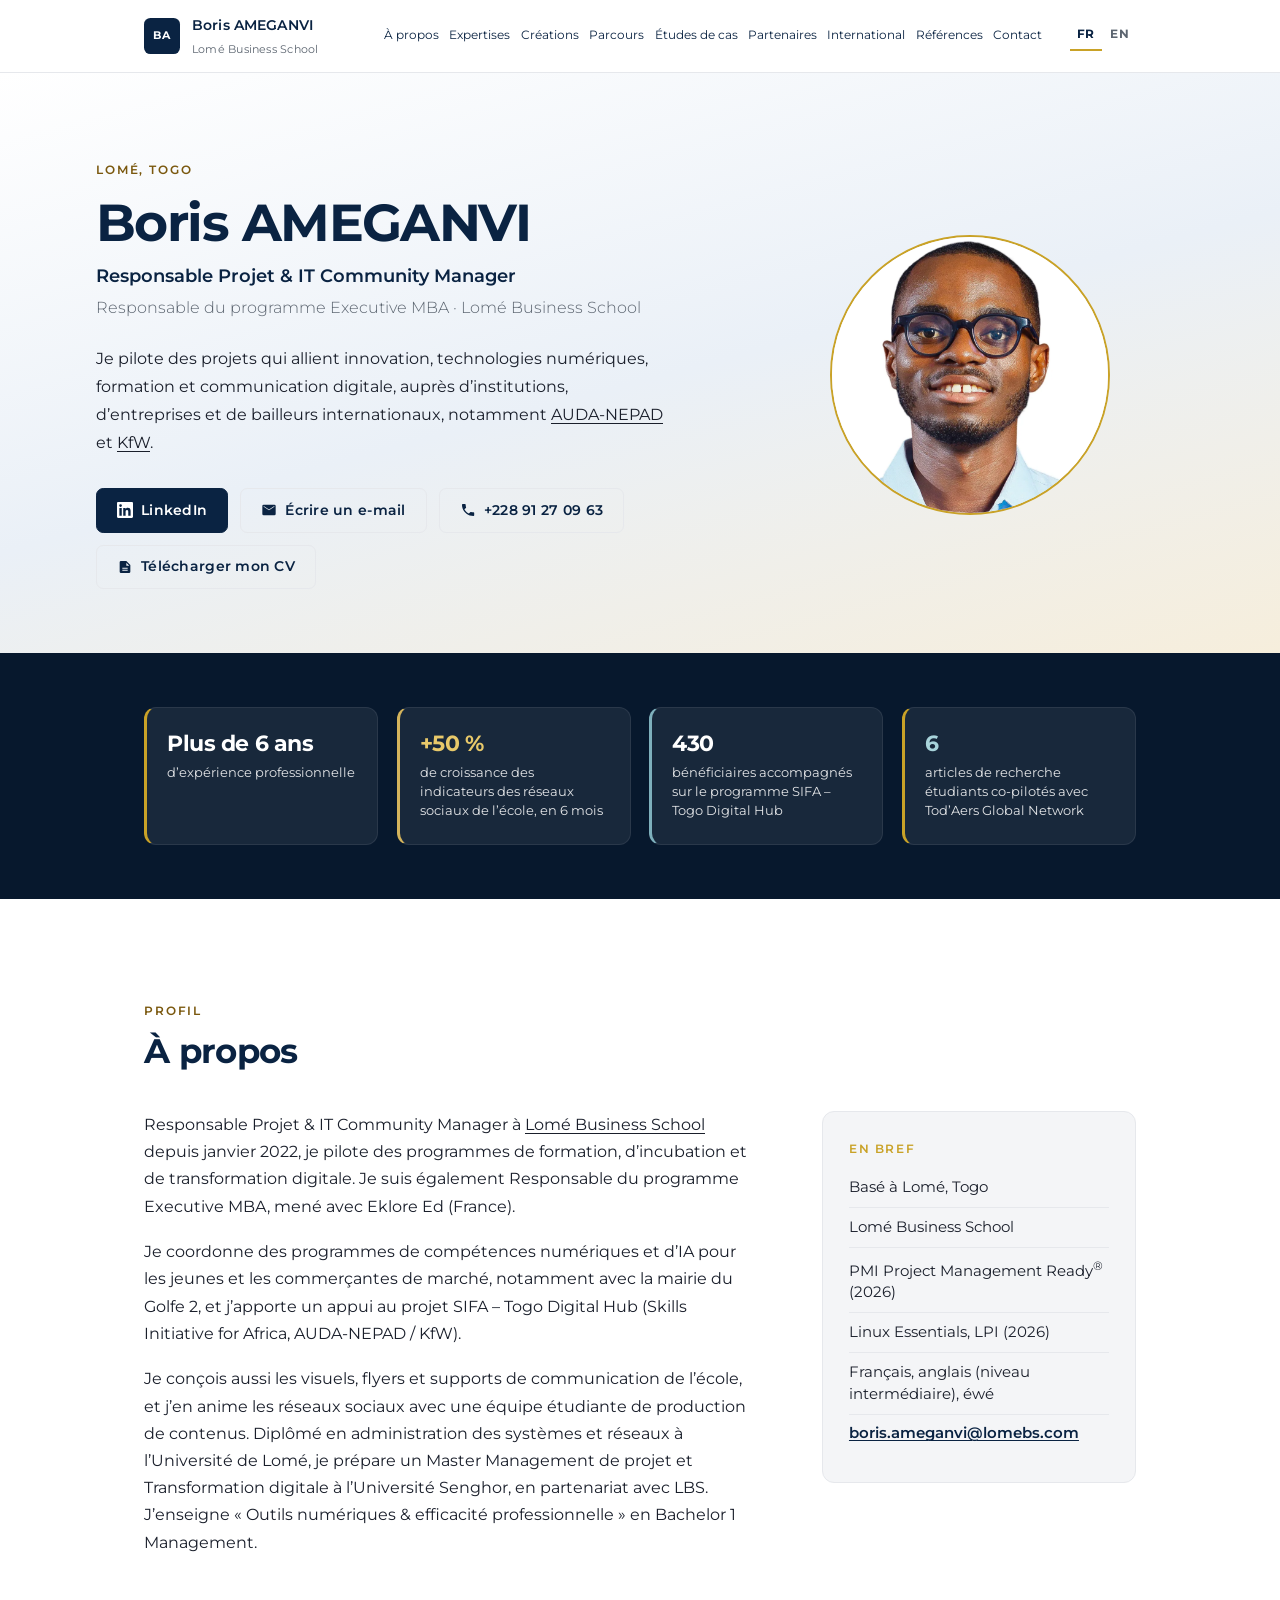
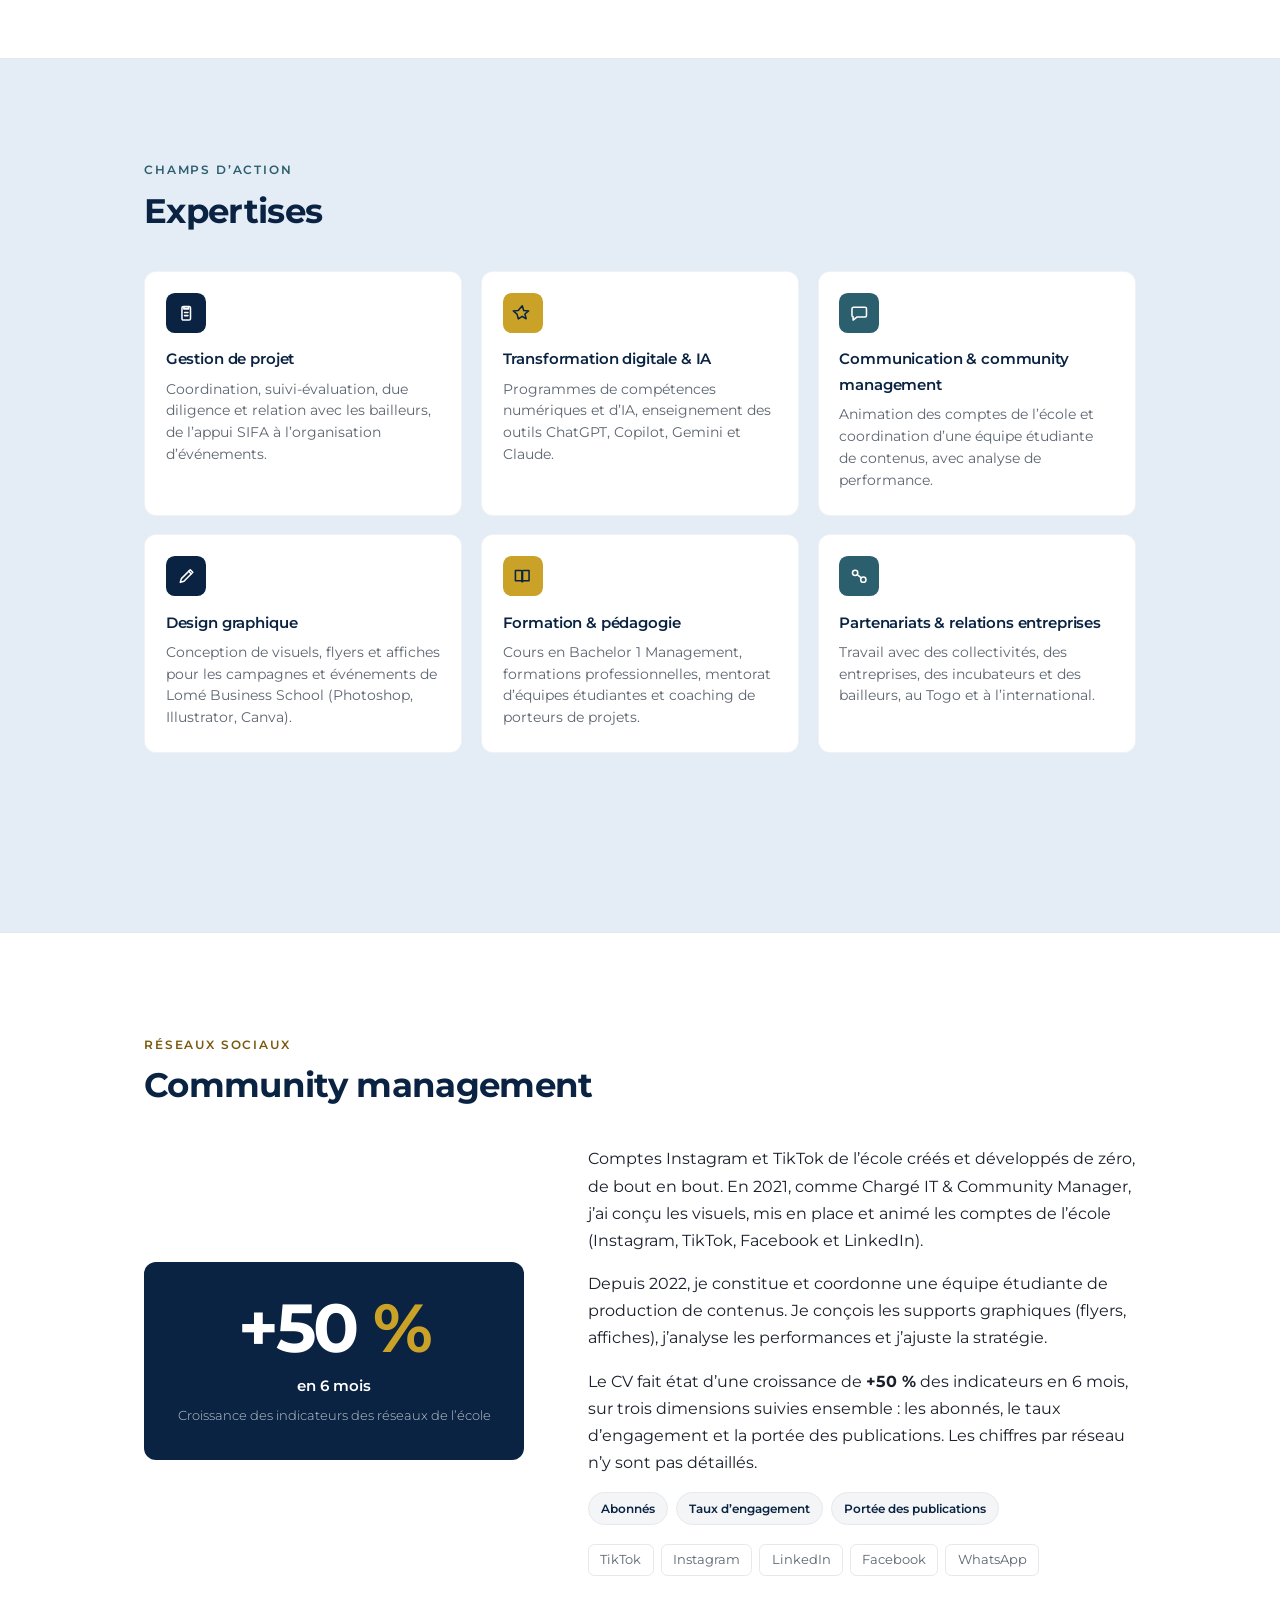
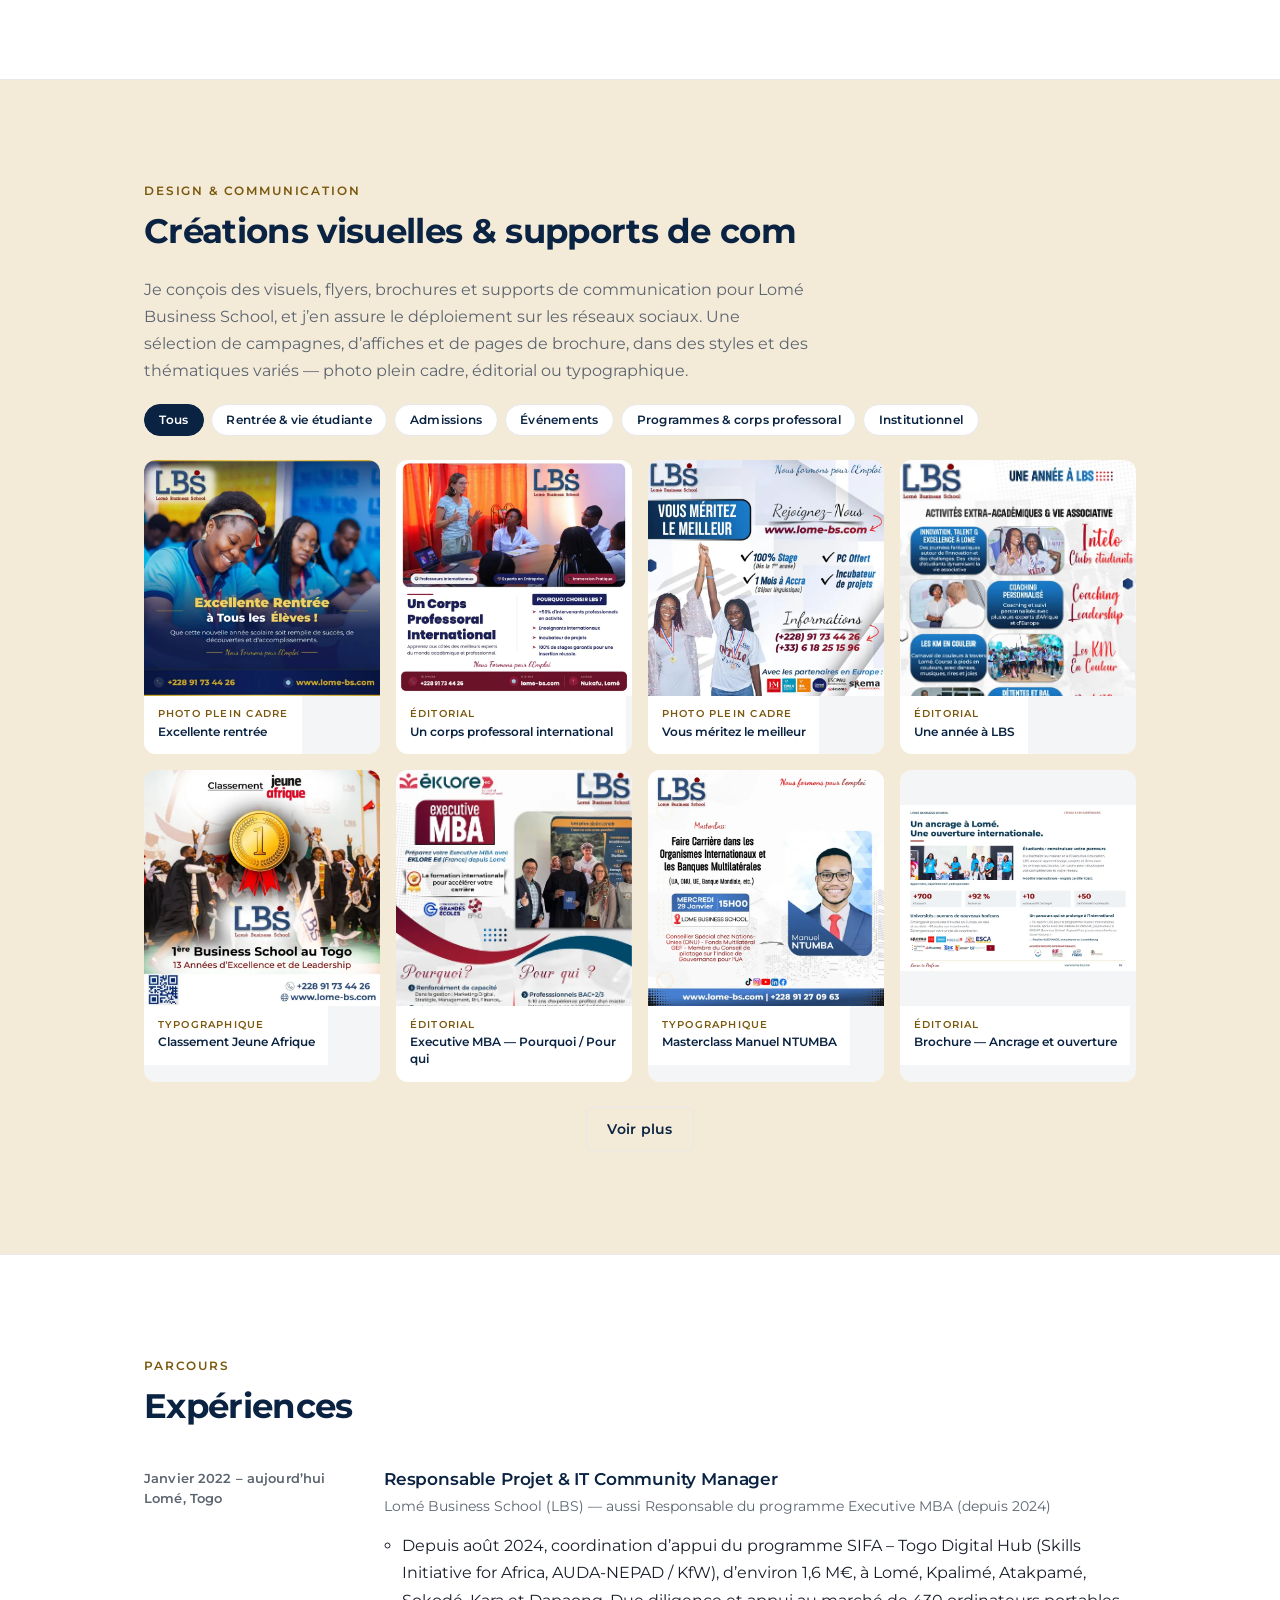
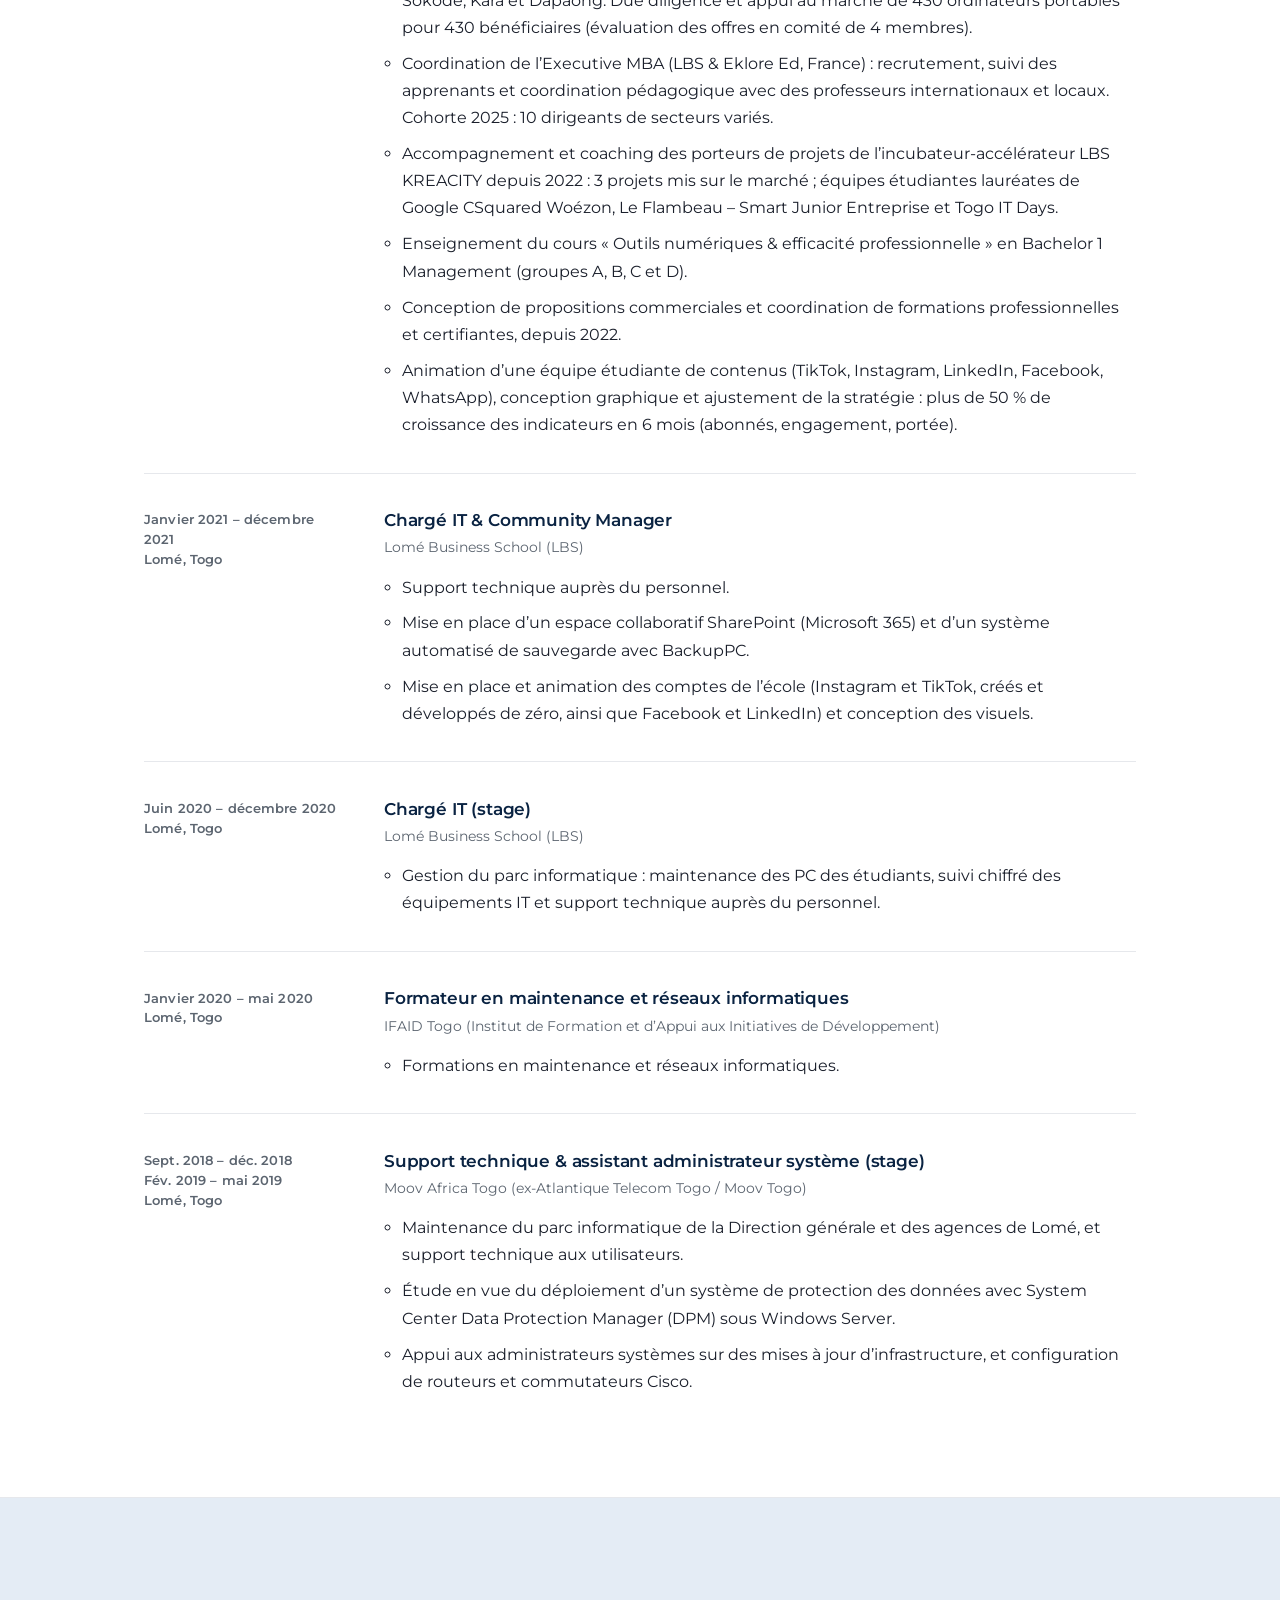
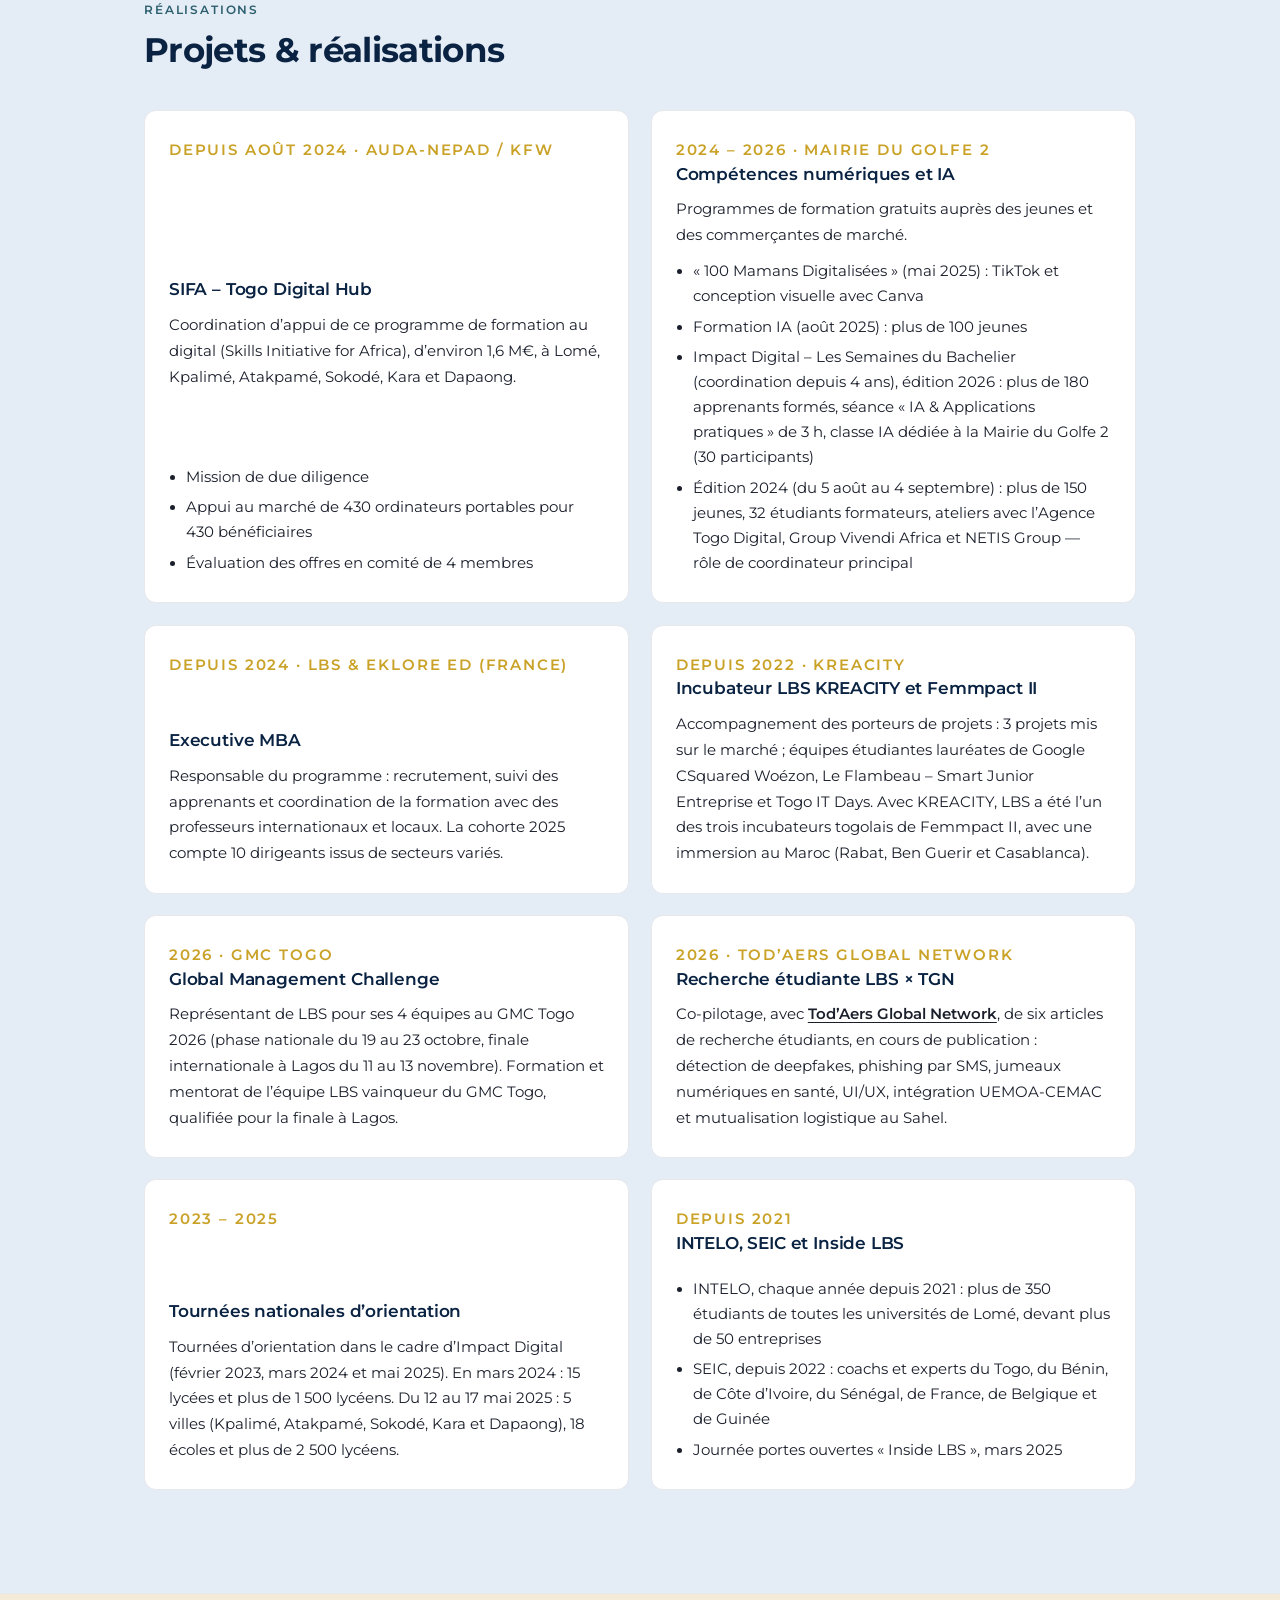
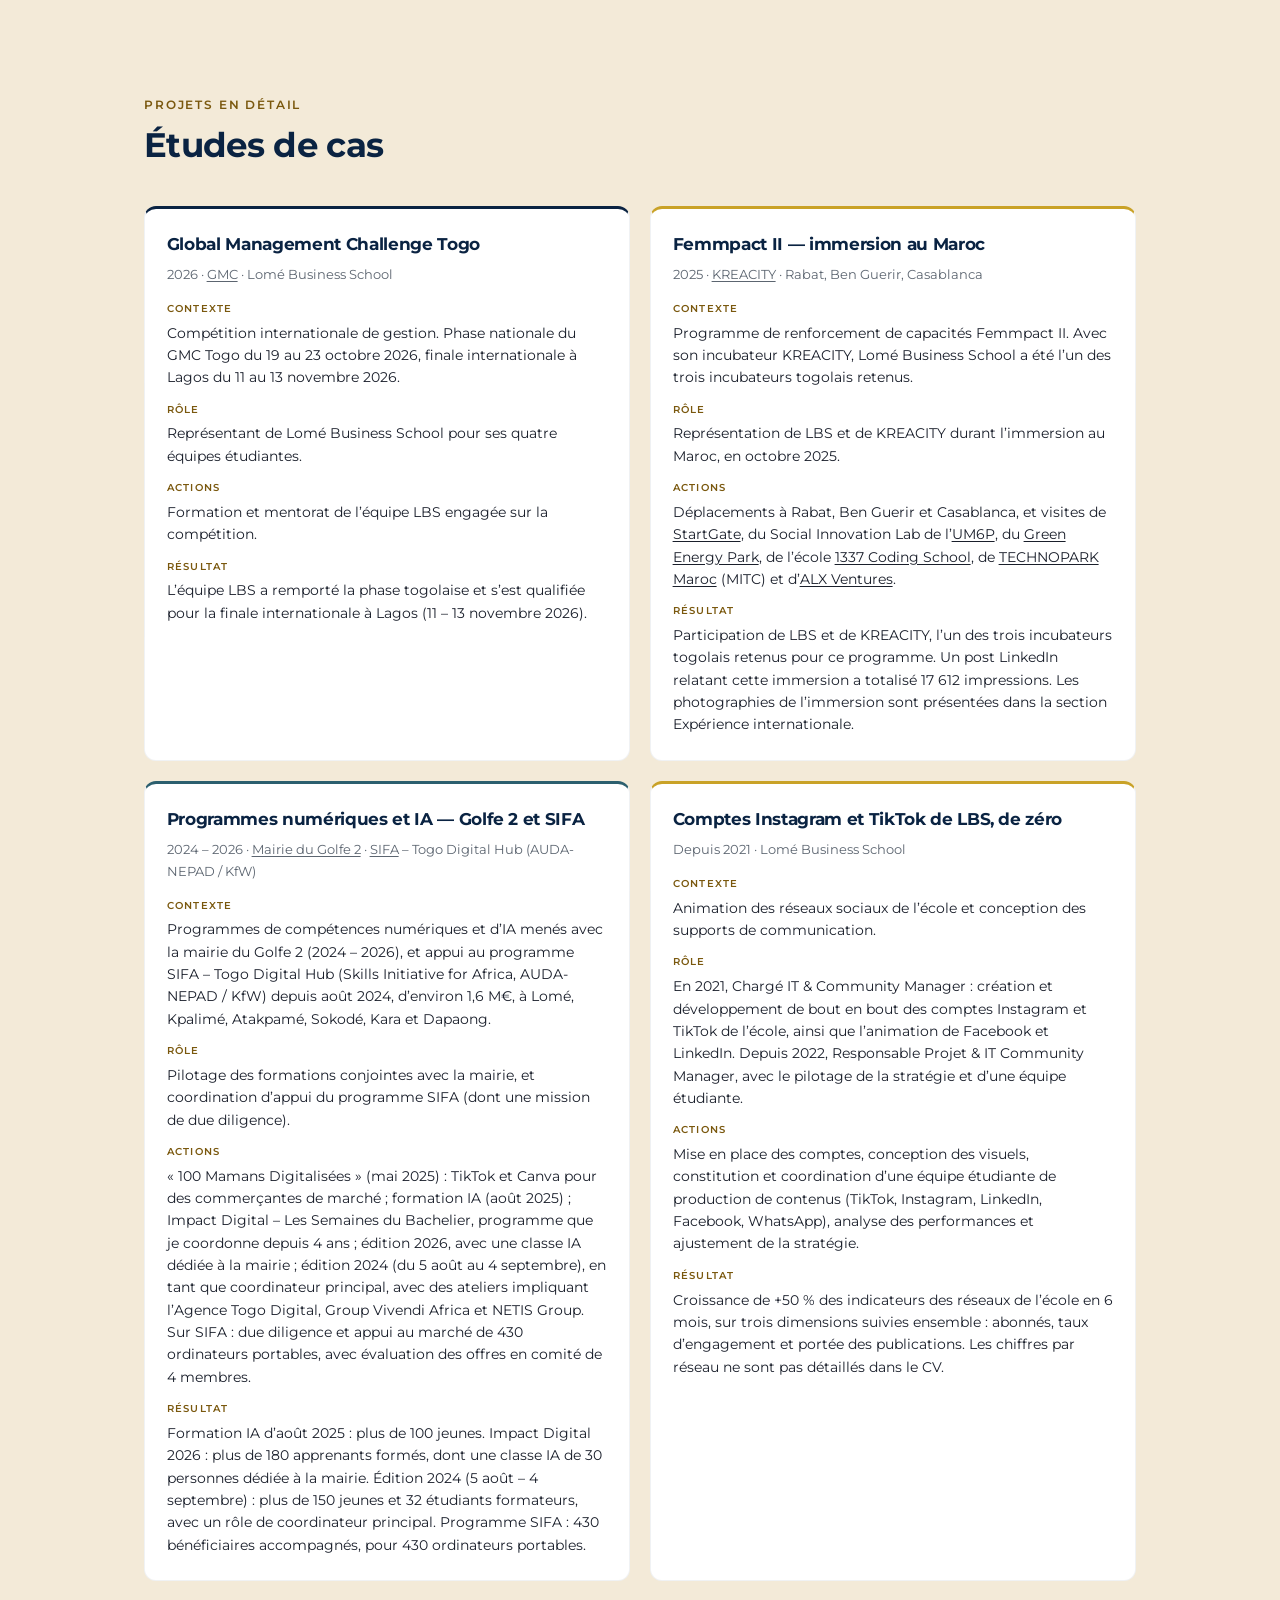
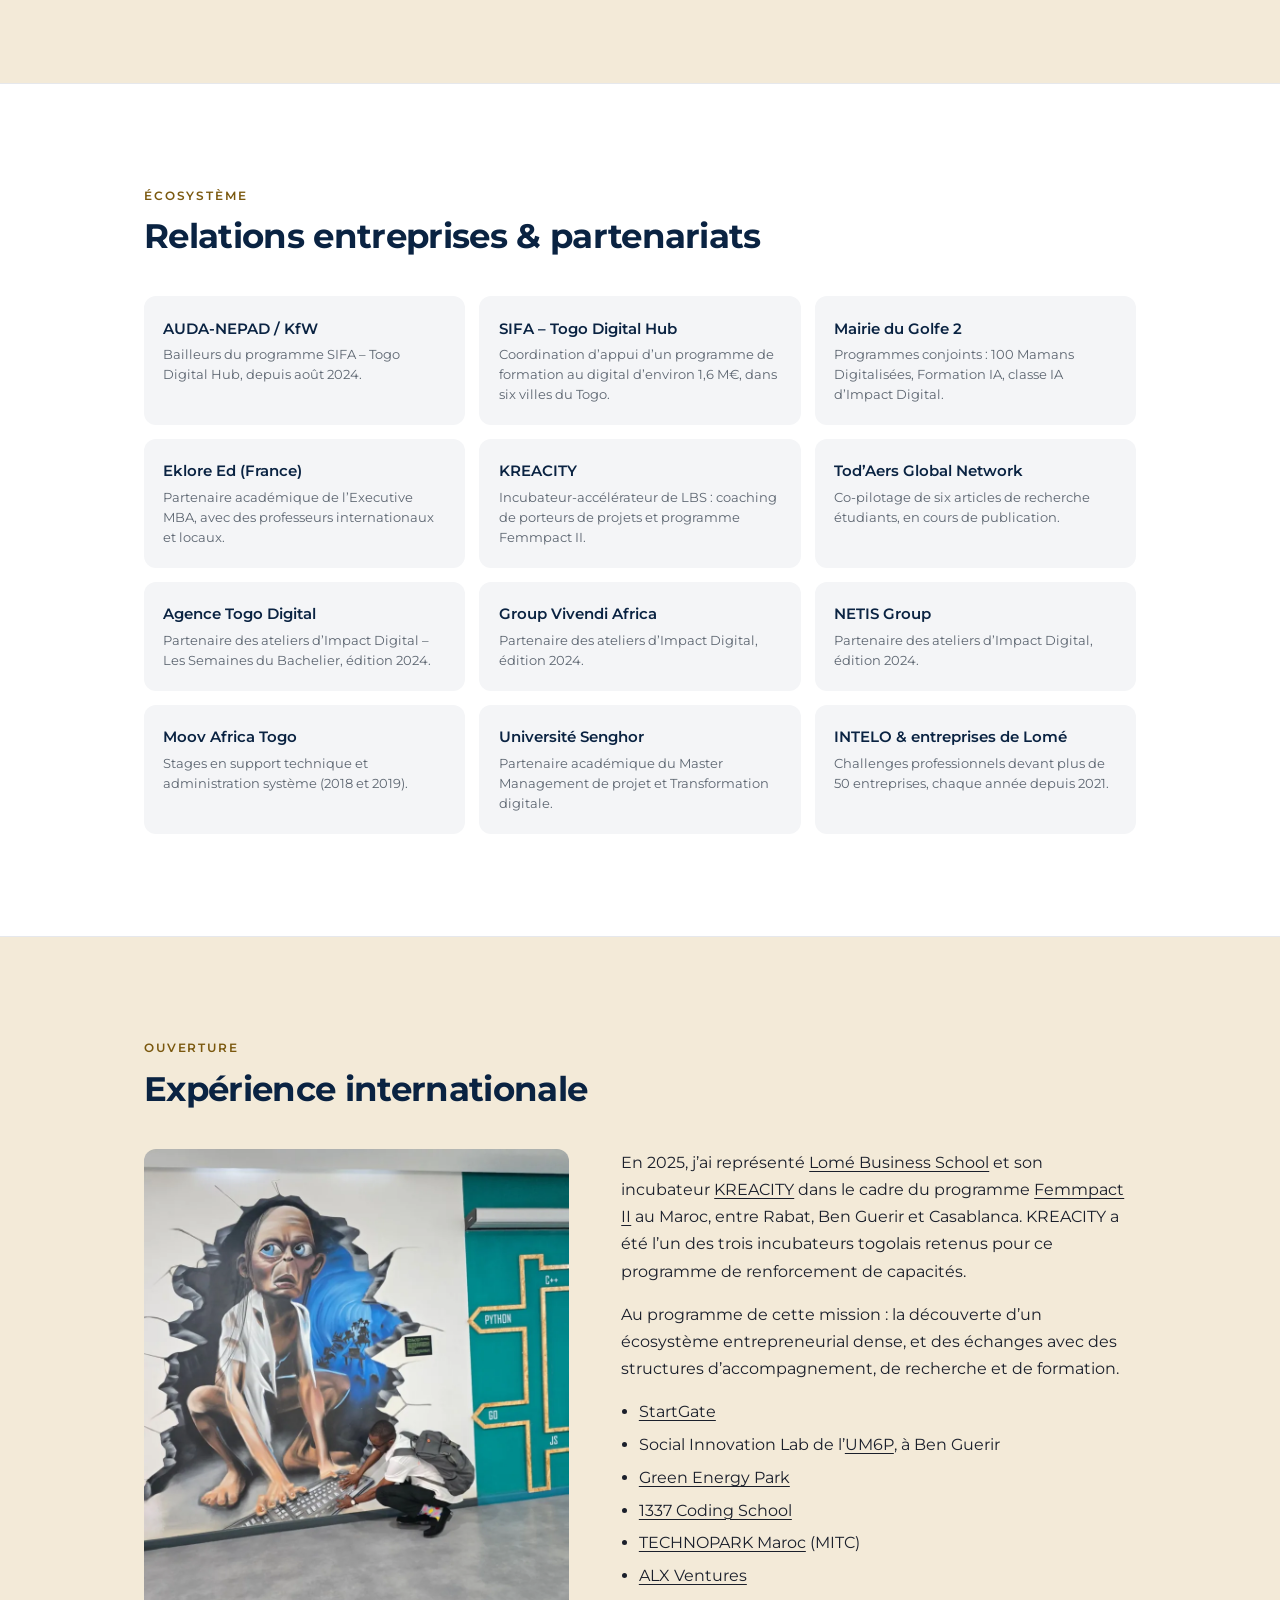
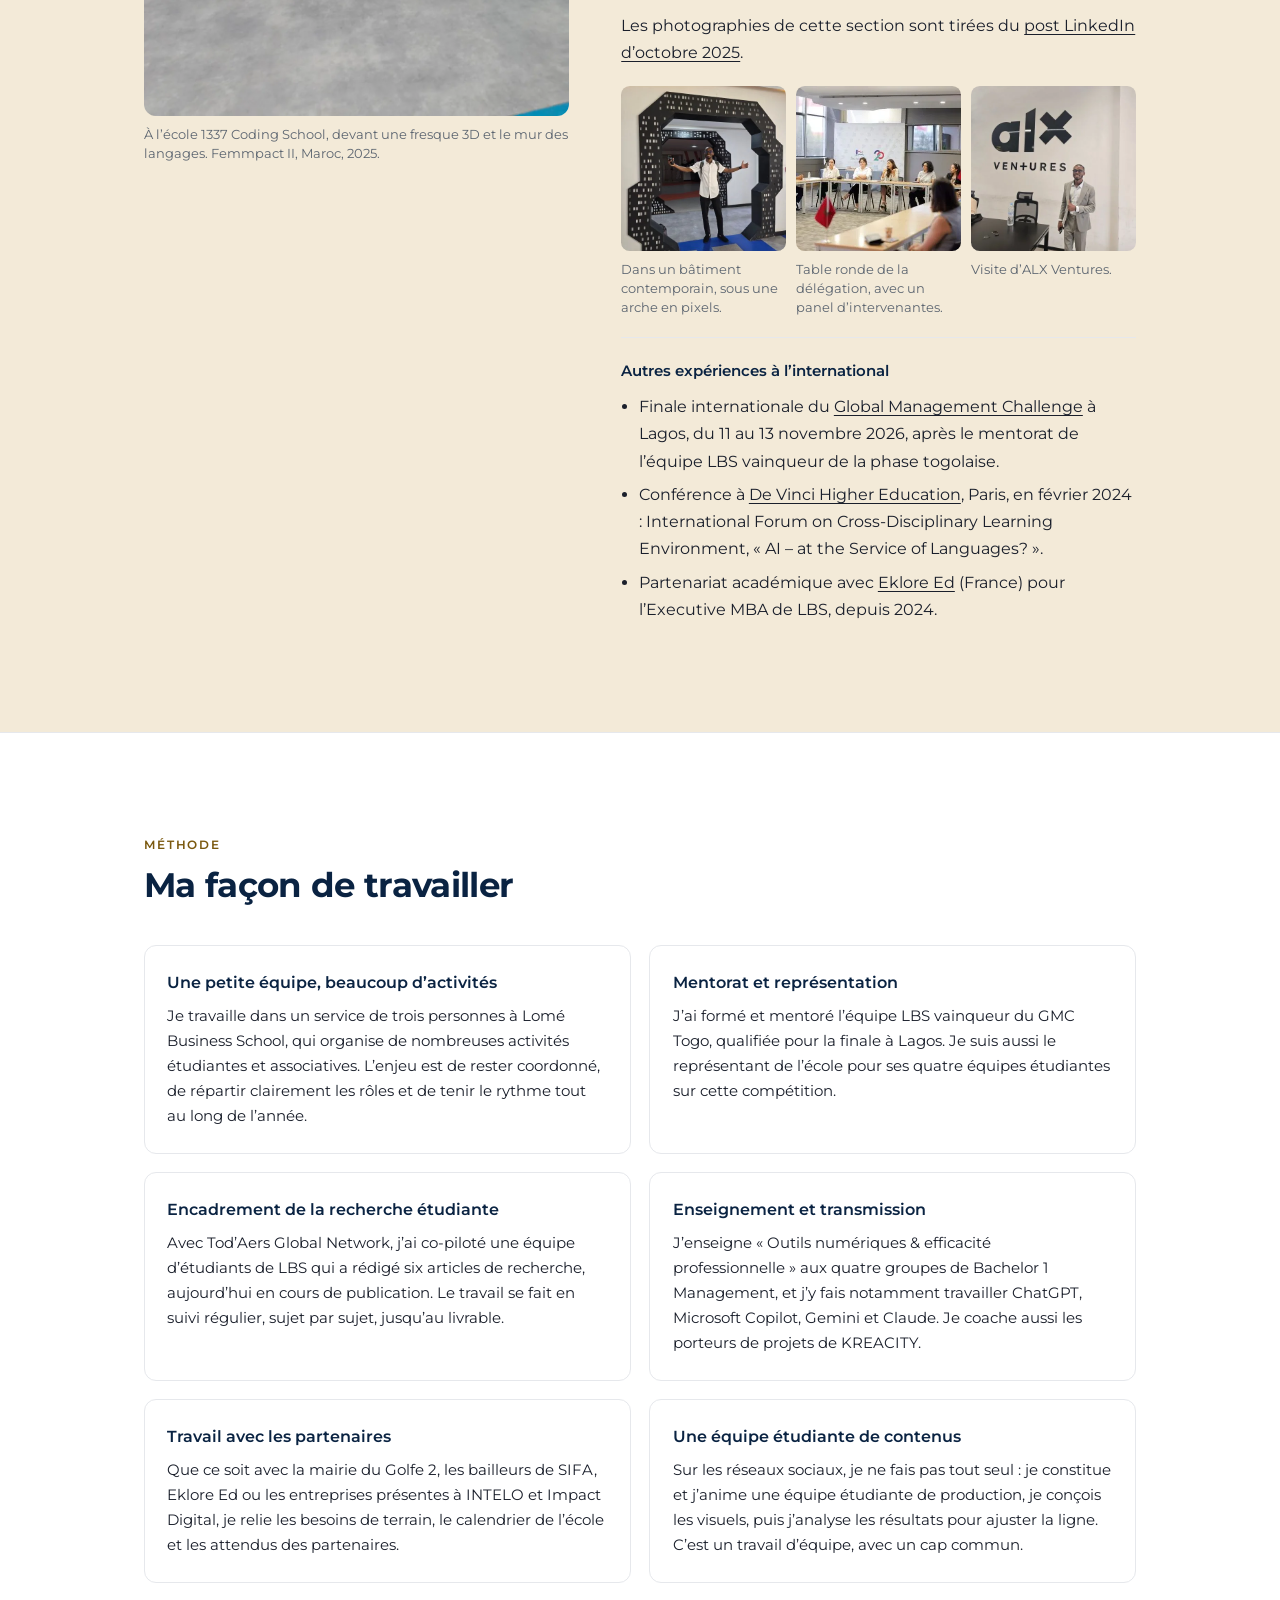
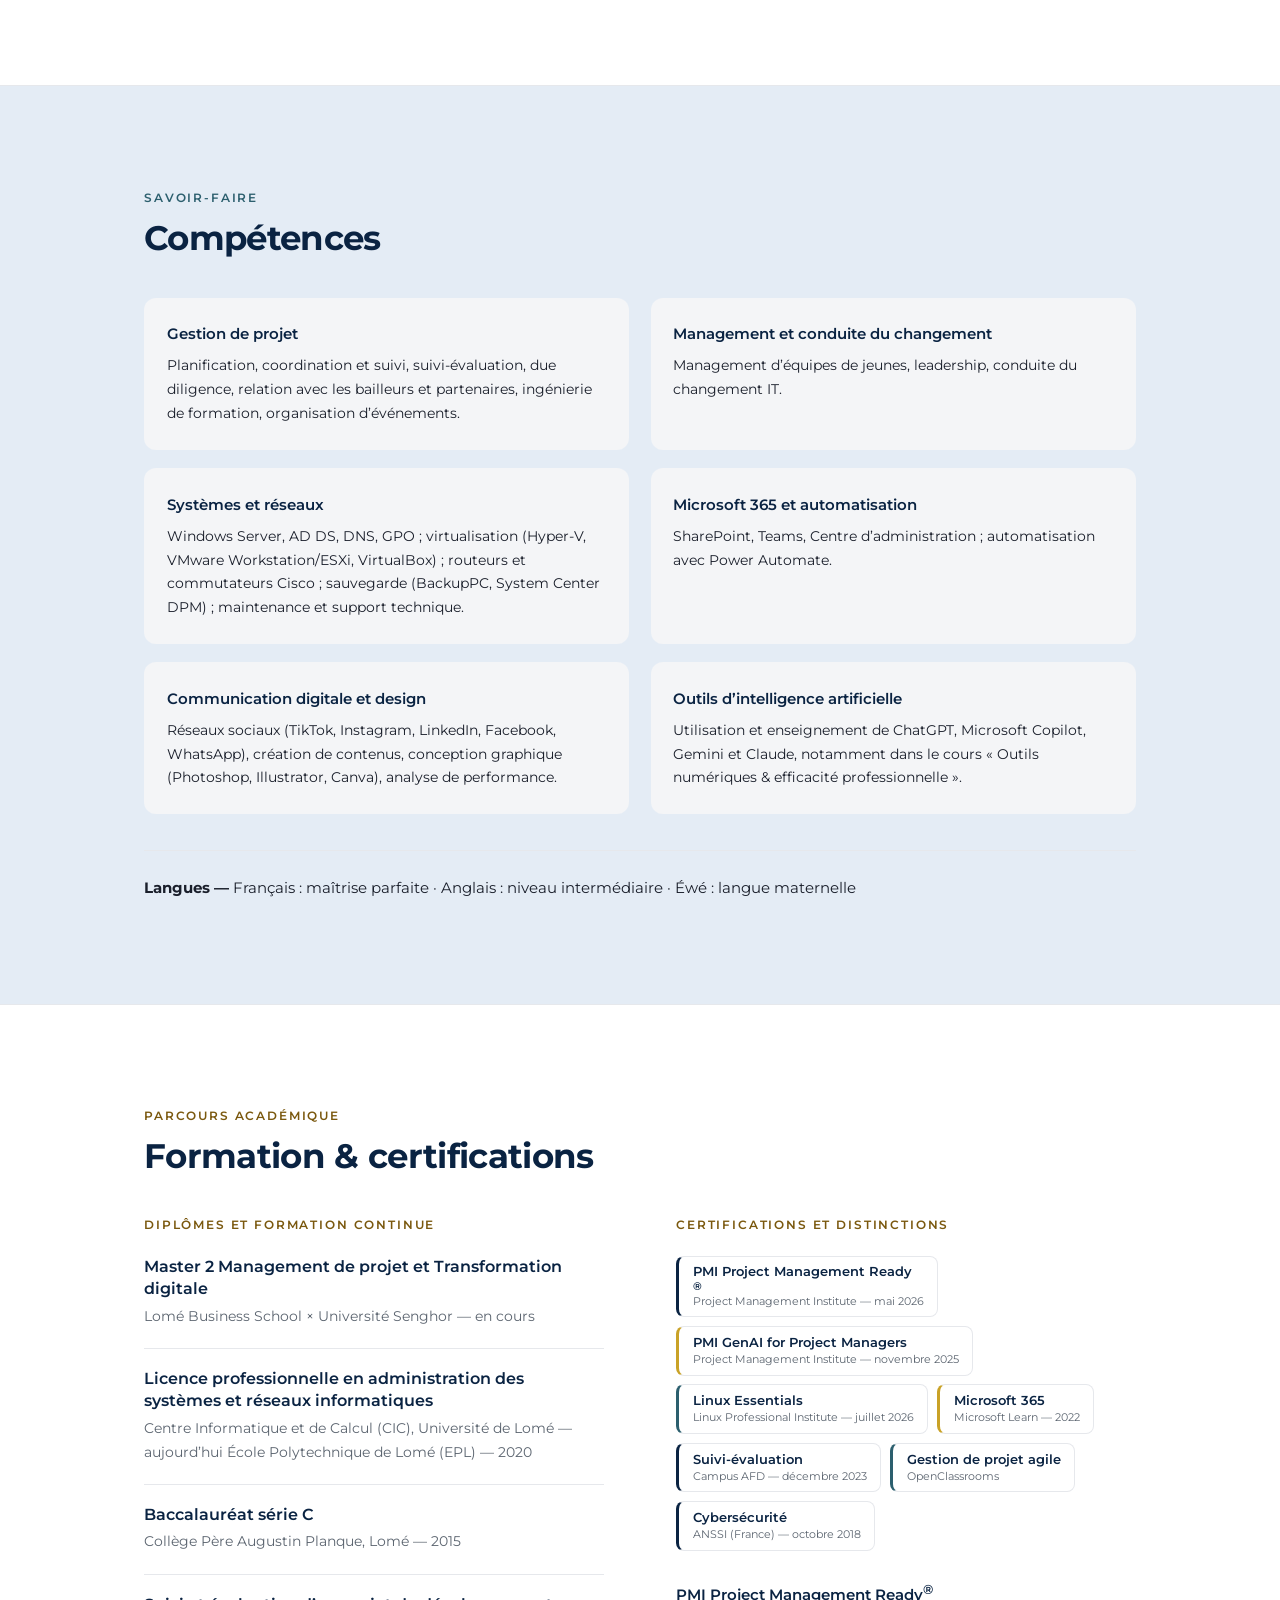
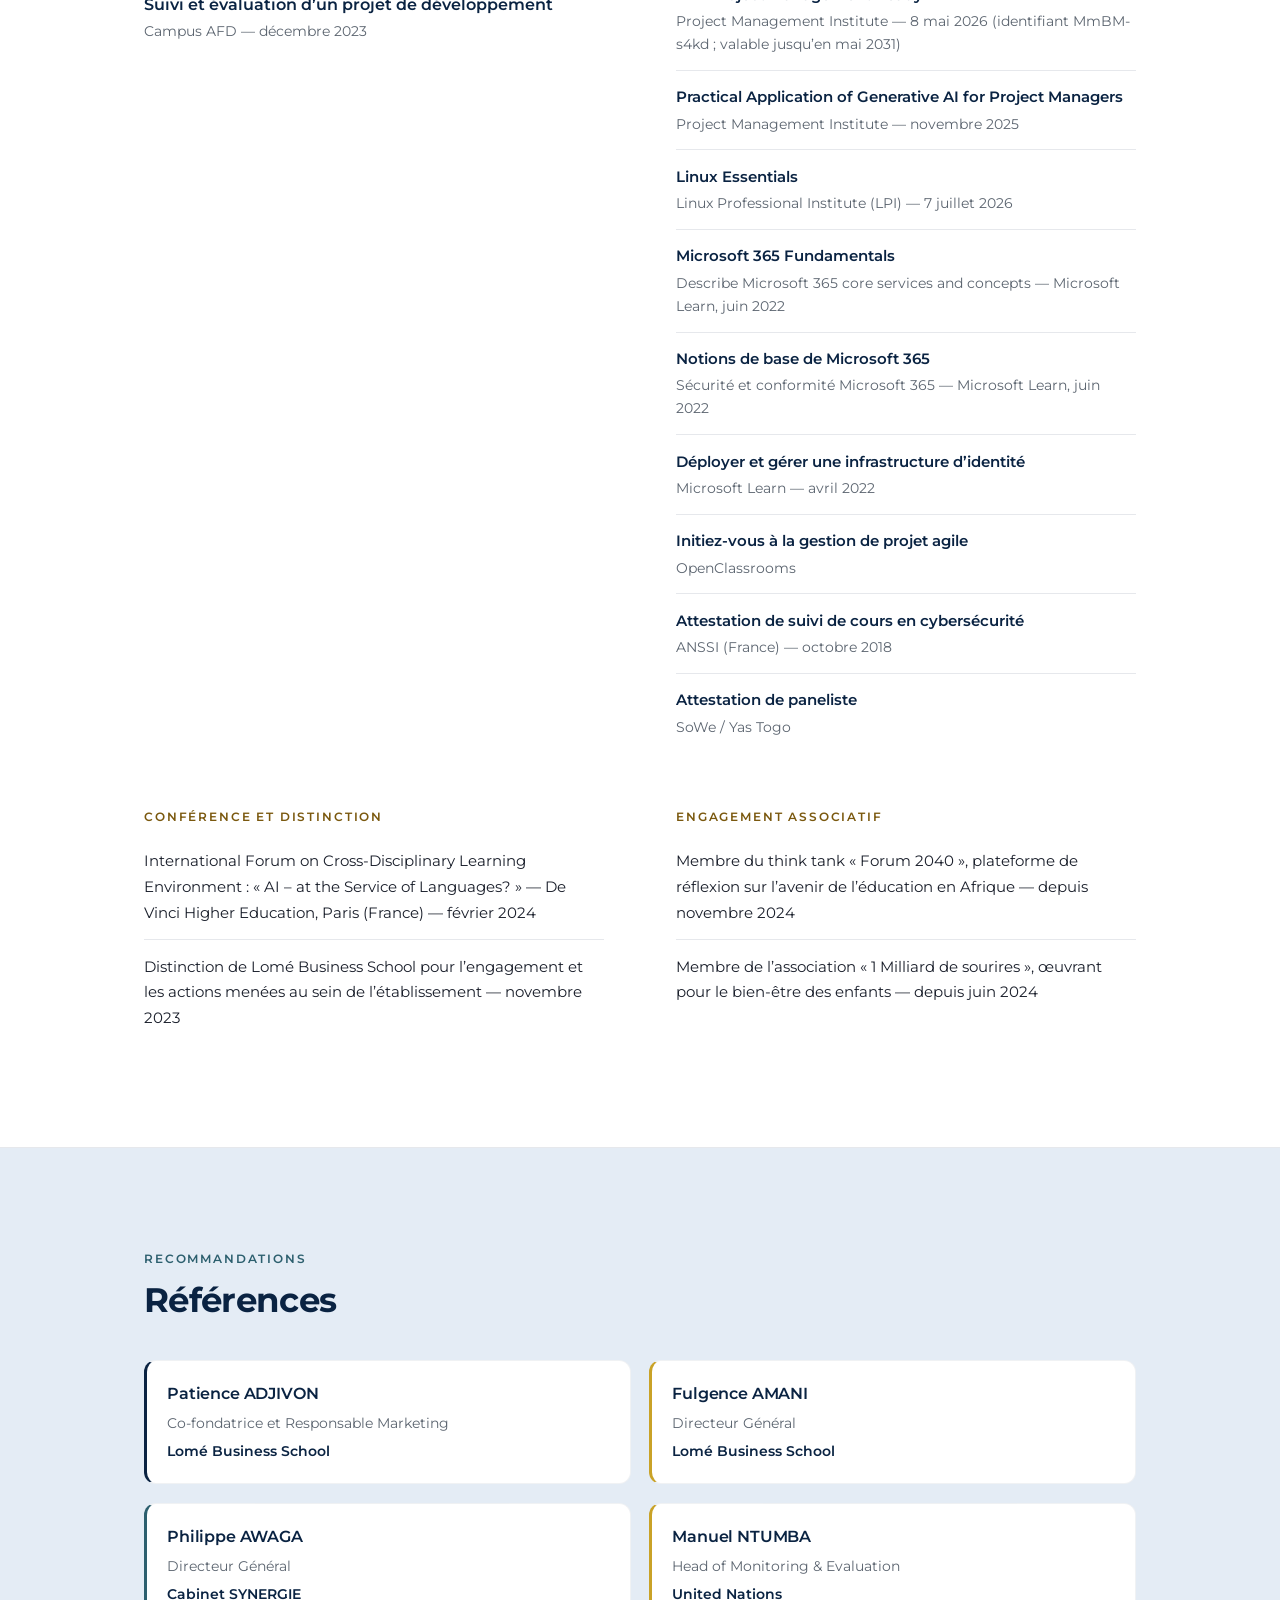
<file: index.html>
<!DOCTYPE html>
<html lang="fr">
<head>
  <meta charset="utf-8">
  <meta name="viewport" content="width=device-width, initial-scale=1">
  <title>Boris AMEGANVI — Responsable Projet &amp; IT Community Manager | Lomé Business School</title>
  <meta name="description" content="Portfolio de Boris AMEGANVI, Responsable Projet &amp; IT Community Manager et Responsable du programme Executive MBA à Lomé Business School (Lomé, Togo). Gestion de projet, transformation digitale, communication, design et partenariats.">
  <meta name="author" content="Boris AMEGANVI">
  <meta name="robots" content="index, follow">
  <link rel="canonical" href="https://boris-y-ameganvi.github.io/">
  <link rel="alternate" hreflang="fr" href="https://boris-y-ameganvi.github.io/">
  <link rel="alternate" hreflang="en" href="https://boris-y-ameganvi.github.io/en/">
  <link rel="alternate" hreflang="x-default" href="https://boris-y-ameganvi.github.io/">
  <meta property="og:url" content="https://boris-y-ameganvi.github.io/">
  <meta property="og:title" content="Boris AMEGANVI — Responsable Projet &amp; IT Community Manager | Lomé Business School">
  <meta property="og:description" content="Responsable Projet &amp; IT Community Manager et Responsable du programme Executive MBA à Lomé Business School (Lomé, Togo). Gestion de projet, transformation digitale, communication et partenariats.">
  <meta property="og:type" content="website">
  <meta property="og:locale" content="fr_FR">
  <meta property="og:locale:alternate" content="en_GB">
  <meta property="og:image" content="https://boris-y-ameganvi.github.io/og-image.jpg">
  <meta property="og:image:width" content="1200">
  <meta property="og:image:height" content="630">
  <meta property="og:image:alt" content="Portrait de Boris AMEGANVI, Responsable Projet &amp; IT Community Manager à Lomé Business School">
  <meta name="twitter:card" content="summary_large_image">
  <meta name="twitter:title" content="Boris AMEGANVI — Responsable Projet &amp; IT Community Manager | Lomé Business School">
  <meta name="twitter:description" content="Responsable Projet &amp; IT Community Manager et Responsable du programme Executive MBA à Lomé Business School (Lomé, Togo).">
  <meta name="twitter:image" content="https://boris-y-ameganvi.github.io/og-image.jpg">
  <link rel="icon" href="favicon.ico" sizes="any">
  <link rel="icon" type="image/png" sizes="32x32" href="favicon-32.png">
  <link rel="apple-touch-icon" href="apple-touch-icon.png">
  <link rel="stylesheet" href="styles.css">
  <script type="application/ld+json">
  {
    "@context": "https://schema.org",
    "@type": "Person",
    "name": "Boris AMEGANVI",
    "url": "https://boris-y-ameganvi.github.io/",
    "jobTitle": "Responsable Projet & IT Community Manager",
    "worksFor": {
      "@type": "EducationalOrganization",
      "name": "Lomé Business School",
      "url": "https://www.lome-bs.com"
    },
    "email": "mailto:boris.ameganvi@lomebs.com",
    "telephone": "+22891270963",
    "image": "https://boris-y-ameganvi.github.io/og-image.jpg",
    "address": {
      "@type": "PostalAddress",
      "addressLocality": "Lomé",
      "addressCountry": "TG"
    },
    "sameAs": [
      "https://www.linkedin.com/in/boris-ameganvi",
      "https://github.com/boris-y-ameganvi"
    ],
    "knowsLanguage": ["fr", "en", "ee"]
  }
  </script>
</head>
<body>
  <a class="skip" href="#contenu">Aller au contenu</a>
  <header class="site-header">
    <div class="header-inner">
      <a class="brand" href="#top" aria-label="Boris AMEGANVI — accueil">
        <span class="brand-mark" aria-hidden="true">BA</span>
        <span class="brand-name">Boris AMEGANVI<span>Lomé Business School</span></span>
      </a>
      <nav class="lang-switch" aria-label="Choix de la langue">
        <a href="./" lang="fr" hreflang="fr" aria-current="page">FR</a>
        <a href="en/" lang="en" hreflang="en">EN</a>
      </nav>
      <input type="checkbox" id="nav-toggle" class="nav-cb" aria-hidden="true">
      <label for="nav-toggle" class="nav-btn">Menu</label>
      <nav class="site-nav" aria-label="Navigation principale">
        <a href="#apropos">À propos</a>
        <a href="#expertises">Expertises</a>
        <a href="#creations">Créations</a>
        <a href="#experiences">Parcours</a>
        <a href="#etudes-de-cas">Études de cas</a>
        <a href="#partenaires">Partenaires</a>
        <a href="#international">International</a>
        <a href="#references">Références</a>
        <a href="#contact">Contact</a>
      </nav>
    </div>
  </header>

  <main id="contenu">
    <div class="hero-band">
    <section class="hero wrap" id="top">
      <div class="hero-grid">
        <div class="hero-photo">
          <div class="photo-frame">
            <picture>
              <source type="image/webp" srcset="photo.webp">
              <img src="photo.jpg" width="900" height="900" alt="Portrait professionnel de Boris AMEGANVI" fetchpriority="high">
            </picture>
          </div>
        </div>
        <div class="hero-copy">
          <p class="hero-kicker">Lomé, Togo</p>
          <h1>Boris AMEGANVI</h1>
          <p class="hero-role">Responsable Projet &amp; IT Community Manager</p>
          <p class="hero-sub">Responsable du programme Executive MBA · Lomé Business School</p>
          <p class="hero-pitch">Je pilote des projets qui allient innovation, technologies numériques, formation et communication digitale, auprès d’institutions, d’entreprises et de bailleurs internationaux, notamment <a class="nowrap" href="https://www.nepad.org/" rel="noopener noreferrer" target="_blank">AUDA-NEPAD</a> et <a href="https://www.entwicklungsbank.kfw.de/Internationale-Finanzierung/KfW-Entwicklungsbank/" rel="noopener noreferrer" target="_blank">KfW</a>.</p>
          <div class="hero-actions">
            <a class="btn btn-primary" href="https://www.linkedin.com/in/boris-ameganvi" rel="noopener noreferrer" target="_blank">
              <svg viewBox="0 0 24 24" aria-hidden="true"><path d="M20.45 20.45h-3.55v-5.57c0-1.33-.02-3.04-1.85-3.04-1.85 0-2.14 1.45-2.14 2.94v5.67H9.35V9h3.41v1.56h.05c.47-.9 1.63-1.85 3.36-1.85 3.6 0 4.26 2.37 4.26 5.45v6.29zM5.34 7.43a2.06 2.06 0 1 1 0-4.12 2.06 2.06 0 0 1 0 4.12zM7.12 20.45H3.56V9h3.56v11.45zM22.22 0H1.77C.79 0 0 .77 0 1.73v20.54C0 23.23.79 24 1.77 24h20.45c.98 0 1.78-.77 1.78-1.73V1.73C24 .77 23.2 0 22.22 0z"/></svg>
              LinkedIn
            </a>
            <a class="btn btn-ghost" href="mailto:boris.ameganvi@lomebs.com">
              <svg viewBox="0 0 24 24" aria-hidden="true"><path d="M20 4H4a2 2 0 0 0-2 2v12a2 2 0 0 0 2 2h16a2 2 0 0 0 2-2V6a2 2 0 0 0-2-2zm0 3.2-8 5.2-8-5.2V6l8 5.2L20 6v1.2z"/></svg>
              Écrire un e-mail
            </a>
            <a class="btn btn-ghost" href="tel:+22891270963">
              <svg viewBox="0 0 24 24" aria-hidden="true"><path d="M6.6 10.8c1.4 2.8 3.8 5.2 6.6 6.6l2.2-2.2c.3-.3.7-.4 1.1-.3 1.2.4 2.5.6 3.8.6.6 0 1 .4 1 1V20c0 .6-.4 1-1 1C10.6 21 3 13.4 3 4c0-.6.4-1 1-1h3.5c.6 0 1 .4 1 1 0 1.3.2 2.6.6 3.8.1.4 0 .8-.3 1.1L6.6 10.8z"/></svg>
              +228 91 27 09 63
            </a>
            <a class="btn btn-ghost btn-cv" href="CV_Boris_AMEGANVI_ATS_FR.pdf" download>
              <svg viewBox="0 0 24 24" aria-hidden="true"><path d="M14 3H6a2 2 0 0 0-2 2v14a2 2 0 0 0 2 2h12a2 2 0 0 0 2-2V9l-6-6zm0 2.5L18.5 10H14V5.5zM8 13h8v1.5H8V13zm0 3h8v1.5H8V16z"/></svg>
              Télécharger mon CV
            </a>
          </div>
        </div>
      </div>
    </section>
    </div>

    <div class="figures-band">
    <div class="wrap">
      <div class="figures" aria-label="Repères">
        <div><strong>Plus de 6 ans</strong><span>d’expérience professionnelle</span></div>
        <div><strong>+50&nbsp;%</strong><span>de croissance des indicateurs des réseaux sociaux de l’école, en 6 mois</span></div>
        <div><strong>430</strong><span>bénéficiaires accompagnés sur le programme SIFA – Togo Digital Hub</span></div>
        <div><strong>6</strong><span>articles de recherche étudiants co-pilotés avec Tod’Aers Global Network</span></div>
      </div>
    </div>
    </div>

    <section class="section" id="apropos">
      <div class="wrap">
        <p class="section-kicker">Profil</p>
        <h2 class="section-title">À propos</h2>
        <div class="about-grid reveal">
          <div class="about-text">
            <p>Responsable Projet &amp; IT Community Manager à <a href="https://lome-bs.com/" rel="noopener noreferrer" target="_blank">Lomé Business School</a> depuis janvier 2022, je pilote des programmes de formation, d’incubation et de transformation digitale. Je suis également Responsable du programme Executive MBA, mené avec Eklore Ed (France).</p>
            <p>Je coordonne des programmes de compétences numériques et d’IA pour les jeunes et les commerçantes de marché, notamment avec la mairie du Golfe&nbsp;2, et j’apporte un appui au projet SIFA – Togo Digital Hub (Skills Initiative for Africa, AUDA-NEPAD / KfW).</p>
            <p>Je conçois aussi les visuels, flyers et supports de communication de l’école, et j’en anime les réseaux sociaux avec une équipe étudiante de production de contenus. Diplômé en administration des systèmes et réseaux à l’Université de Lomé, je prépare un Master Management de projet et Transformation digitale à l’Université Senghor, en partenariat avec LBS. J’enseigne «&nbsp;Outils numériques &amp; efficacité professionnelle&nbsp;» en Bachelor 1 Management.</p>
          </div>
          <aside class="aside-card">
            <h3>En bref</h3>
            <ul>
              <li>Basé à Lomé, Togo</li>
              <li>Lomé Business School</li>
              <li>PMI Project Management Ready<sup>®</sup> (2026)</li>
              <li>Linux Essentials, LPI (2026)</li>
              <li>Français, anglais (niveau intermédiaire), éwé</li>
              <li><a href="mailto:boris.ameganvi@lomebs.com">boris.ameganvi@lomebs.com</a></li>
            </ul>
          </aside>
        </div>
      </div>
    </section>

    <section class="section section-tint" id="expertises">
      <div class="wrap">
        <p class="section-kicker">Champs d’action</p>
        <h2 class="section-title">Expertises</h2>
        <div class="expertise-grid reveal">
          <article class="exp-card">
            <span class="exp-icon" aria-hidden="true"><svg viewBox="0 0 24 24"><rect x="7" y="4" width="10" height="16" rx="1.6"/><path d="M9.2 4.5h5.6v2.4H9.2z"/><path d="M10 11.2h4M10 14.8h4"/></svg></span>
            <h3>Gestion de projet</h3>
            <p>Coordination, suivi-évaluation, due diligence et relation avec les bailleurs, de l’appui SIFA à l’organisation d’événements.</p>
          </article>
          <article class="exp-card">
            <span class="exp-icon" aria-hidden="true"><svg viewBox="0 0 24 24"><path d="M12 3.2 13.7 8.8l5.8.5-4.4 3.6 1.5 5.6L12 15.6l-4.6 3-1.5-5.6-4.4-3.6 5.8-.5L12 3.2z"/></svg></span>
            <h3>Transformation digitale &amp; IA</h3>
            <p>Programmes de compétences numériques et d’IA, enseignement des outils ChatGPT, Copilot, Gemini et Claude.</p>
          </article>
          <article class="exp-card">
            <span class="exp-icon" aria-hidden="true"><svg viewBox="0 0 24 24"><path d="M5.2 5h13.6A1.7 1.7 0 0 1 20.5 6.7v8.1a1.7 1.7 0 0 1-1.7 1.7H9.2L4.8 20v-3.5H5.2A1.7 1.7 0 0 1 3.5 14.8V6.7A1.7 1.7 0 0 1 5.2 5z"/></svg></span>
            <h3>Communication &amp; community management</h3>
            <p>Animation des comptes de l’école et coordination d’une équipe étudiante de contenus, avec analyse de performance.</p>
          </article>
          <article class="exp-card">
            <span class="exp-icon" aria-hidden="true"><svg viewBox="0 0 24 24"><path d="M5 19.2 6.3 14.8 16.7 4.4l3 3-10.4 10.4L5 19.2z"/><path d="M14.9 6.2 17.8 9.1"/></svg></span>
            <h3>Design graphique</h3>
            <p>Conception de visuels, flyers et affiches pour les campagnes et événements de Lomé Business School (Photoshop, Illustrator, Canva).</p>
          </article>
          <article class="exp-card">
            <span class="exp-icon" aria-hidden="true"><svg viewBox="0 0 24 24"><path d="M4 5.2h6.4a2 2 0 0 1 2 2v11.2a2.4 2.4 0 0 0-2.1-1.1H4V5.2z"/><path d="M20 5.2h-6.4a2 2 0 0 0-2 2v11.2a2.4 2.4 0 0 1 2.1-1.1H20V5.2z"/></svg></span>
            <h3>Formation &amp; pédagogie</h3>
            <p>Cours en Bachelor 1 Management, formations professionnelles, mentorat d’équipes étudiantes et coaching de porteurs de projets.</p>
          </article>
          <article class="exp-card">
            <span class="exp-icon" aria-hidden="true"><svg viewBox="0 0 24 24"><circle cx="7.2" cy="8" r="3.1"/><circle cx="16.8" cy="16" r="3.1"/><path d="M9.6 10.2 14.4 13.8"/></svg></span>
            <h3>Partenariats &amp; relations entreprises</h3>
            <p>Travail avec des collectivités, des entreprises, des incubateurs et des bailleurs, au Togo et à l’international.</p>
          </article>
        </div>
      </div>
    </section>

    <section class="section" id="community">
      <div class="wrap">
        <p class="section-kicker">Réseaux sociaux</p>
        <h2 class="section-title">Community management</h2>
        <div class="cm-panel reveal">
          <div class="cm-kpi">
            <strong>+50&nbsp;<span>%</span></strong>
            <em>en 6 mois</em>
            <p>Croissance des indicateurs des réseaux de l’école</p>
          </div>
          <div class="cm-copy">
            <p>Comptes Instagram et TikTok de l’école créés et développés de zéro, de bout en bout. En 2021, comme Chargé IT &amp; Community Manager, j’ai conçu les visuels, mis en place et animé les comptes de l’école (Instagram, TikTok, Facebook et LinkedIn).</p>
            <p>Depuis 2022, je constitue et coordonne une équipe étudiante de production de contenus. Je conçois les supports graphiques (flyers, affiches), j’analyse les performances et j’ajuste la stratégie.</p>
            <p>Le CV fait état d’une croissance de <strong>+50&nbsp;%</strong> des indicateurs en 6 mois, sur trois dimensions suivies ensemble&nbsp;: les abonnés, le taux d’engagement et la portée des publications. Les chiffres par réseau n’y sont pas détaillés.</p>
            <ul class="cm-scope">
              <li>Abonnés</li>
              <li>Taux d’engagement</li>
              <li>Portée des publications</li>
            </ul>
            <ul class="networks" aria-label="Réseaux animés">
              <li>TikTok</li>
              <li>Instagram</li>
              <li>LinkedIn</li>
              <li>Facebook</li>
              <li>WhatsApp</li>
            </ul>
          </div>
        </div>
      </div>
    </section>

    <section class="section section-warm" id="creations">
      <div class="wrap">
        <p class="section-kicker">Design &amp; communication</p>
        <h2 class="section-title">Créations visuelles &amp; supports de com</h2>
        <p class="gallery-intro">Je conçois des visuels, flyers, brochures et supports de communication pour Lomé Business School, et j’en assure le déploiement sur les réseaux sociaux. Une sélection de campagnes, d’affiches et de pages de brochure, dans des styles et des thématiques variés — photo plein cadre, éditorial ou typographique.</p>
        <div class="gallery-filters" role="group" aria-label="Filtrer les visuels par thématique">
          <button type="button" class="gal-filter is-active" data-filter="tous" aria-pressed="true">Tous</button>
          <button type="button" class="gal-filter" data-filter="vie-etudiante" aria-pressed="false">Rentrée &amp; vie étudiante</button>
          <button type="button" class="gal-filter" data-filter="admissions" aria-pressed="false">Admissions</button>
          <button type="button" class="gal-filter" data-filter="evenements" aria-pressed="false">Événements</button>
          <button type="button" class="gal-filter" data-filter="programmes" aria-pressed="false">Programmes &amp; corps professoral</button>
          <button type="button" class="gal-filter" data-filter="institutionnel" aria-pressed="false">Institutionnel</button>
        </div>
        <div class="gallery reveal" id="galerie">
          <button type="button" data-theme="vie-etudiante" data-full="visuel-rentree.webp" data-caption="Visuel de rentrée « Excellente Rentrée à Tous les Élèves ! » : photographie d’étudiants LBS et message de bonne année scolaire.">
            <img src="visuel-rentree-thumb.webp" width="720" height="720" alt="Visuel LBS Excellente Rentrée à Tous les Élèves, photographie d’étudiants" loading="lazy">
            <span class="cap"><span class="cap-style">Photo plein cadre</span>Excellente rentrée</span>
          </button>
          <button type="button" data-theme="programmes" data-full="visuel-corps-professoral.webp" data-caption="Visuel « Un Corps Professoral International » : photographie de cours et arguments « Pourquoi choisir LBS ? ».">
            <img src="visuel-corps-professoral-thumb.webp" width="720" height="720" alt="Visuel LBS Un Corps Professoral International, Pourquoi choisir LBS" loading="lazy">
            <span class="cap"><span class="cap-style">Éditorial</span>Un corps professoral international</span>
          </button>
          <button type="button" data-theme="admissions" data-full="visuel-meritez-le-meilleur.webp" data-caption="Campagne « Vous méritez le meilleur » : stage dès la 1re année, PC offert, séjour linguistique à Accra et incubateur de projets.">
            <img src="visuel-meritez-le-meilleur-thumb.webp" width="720" height="720" alt="Visuel de campagne LBS, Vous méritez le meilleur" loading="lazy">
            <span class="cap"><span class="cap-style">Photo plein cadre</span>Vous méritez le meilleur</span>
          </button>
          <button type="button" data-theme="vie-etudiante" data-full="visuel-une-annee-lbs.webp" data-caption="Affiche « Une année à LBS » : activités extra-académiques et vie associative (INTELO, coaching, Les KM en couleur, bal de fin d’année).">
            <img src="visuel-une-annee-lbs-thumb.webp" width="507" height="720" alt="Affiche Une année à LBS, vie associative et activités extra-académiques" loading="lazy">
            <span class="cap"><span class="cap-style">Éditorial</span>Une année à LBS</span>
          </button>
          <button type="button" data-theme="institutionnel" data-full="visuel-classement.webp" data-caption="Post de célébration du classement Jeune Afrique : LBS, 1re Business School au Togo.">
            <img src="visuel-classement-thumb.webp" width="720" height="720" alt="Visuel Classement Jeune Afrique, 1re Business School au Togo" loading="lazy">
            <span class="cap"><span class="cap-style">Typographique</span>Classement Jeune Afrique</span>
          </button>
          <button type="button" data-theme="programmes" data-full="visuel-emba-pourquoi.webp" data-caption="Affiche Executive MBA LBS × Eklore Ed — Pourquoi et pour qui.">
            <img src="visuel-emba-pourquoi-thumb.webp" width="509" height="720" alt="Affiche Executive MBA LBS et Eklore Ed, volets Pourquoi et Pour qui" loading="lazy">
            <span class="cap"><span class="cap-style">Éditorial</span>Executive MBA — Pourquoi / Pour qui</span>
          </button>
          <button type="button" data-theme="evenements" data-full="visuel-masterclass-ntumba.webp" data-caption="Affiche de la masterclass « Faire carrière dans les organismes internationaux et les banques multilatérales », avec Manuel NTUMBA.">
            <img src="visuel-masterclass-ntumba-thumb.webp" width="720" height="720" alt="Affiche de la masterclass avec Manuel NTUMBA" loading="lazy">
            <span class="cap"><span class="cap-style">Typographique</span>Masterclass Manuel NTUMBA</span>
          </button>
          <button type="button" class="wide" data-theme="institutionnel" data-full="visuel-brochure-ancrage.webp" data-caption="Page de brochure « Un ancrage à Lomé. Une ouverture internationale. » : partenaires universitaires et chiffres clés de l’école.">
            <img src="visuel-brochure-ancrage-thumb.webp" width="720" height="507" alt="Page de brochure LBS, Un ancrage à Lomé, une ouverture internationale" loading="lazy">
            <span class="cap"><span class="cap-style">Éditorial</span>Brochure — Ancrage et ouverture</span>
          </button>
          <button type="button" class="gallery-extra" data-theme="vie-etudiante" data-full="visuel-parcours-carriere.webp" data-caption="Affiche « Parcours carrière » : études à LBS, séjour linguistique, stage et poursuites en Europe.">
            <img src="visuel-parcours-carriere-thumb.webp" width="507" height="720" alt="Affiche Parcours carrière de Lomé Business School" loading="lazy">
            <span class="cap"><span class="cap-style">Éditorial</span>Parcours carrière</span>
          </button>
          <button type="button" class="gallery-extra" data-theme="evenements" data-full="visuel-impact-digital.webp" data-caption="Impact Digital – Les Semaines du Bachelier, formation gratuite (IA, robotique, web, Office, anglais).">
            <img src="visuel-impact-digital-thumb.webp" width="720" height="720" alt="Affiche Impact Digital, Les Semaines du Bachelier" loading="lazy">
            <span class="cap"><span class="cap-style">Typographique</span>Impact Digital — Semaines du Bachelier</span>
          </button>
          <button type="button" class="wide gallery-extra" data-theme="programmes" data-full="visuel-brochure-formations.webp" data-caption="Page de brochure « Des formations. Un projet à votre mesure. » : programmes Bachelor, Master et Executive MBA, et contacts de l’école.">
            <img src="visuel-brochure-formations-thumb.webp" width="720" height="507" alt="Page de brochure LBS, Des formations, un projet à votre mesure" loading="lazy">
            <span class="cap"><span class="cap-style">Éditorial</span>Brochure — Formations et contacts</span>
          </button>
          <button type="button" class="gallery-extra" data-theme="admissions" data-full="visuel-emba-admission.webp" data-caption="Affiche Executive MBA LBS × Eklore Ed — Processus d’admission et modules.">
            <img src="visuel-emba-admission-thumb.webp" width="509" height="720" alt="Affiche Executive MBA, processus d’admission et modules de formation" loading="lazy">
            <span class="cap"><span class="cap-style">Éditorial</span>Executive MBA — Admission</span>
          </button>
          <button type="button" class="gallery-extra" data-theme="admissions" data-full="visuel-emba-fevrier-2027.webp" data-caption="Campagne E-MBA, admission en cours pour février 2027, LBS × Eklore Ed.">
            <img src="visuel-emba-fevrier-2027-thumb.webp" width="720" height="720" alt="Visuel de campagne E-MBA, admission février 2027" loading="lazy">
            <span class="cap"><span class="cap-style">Photo plein cadre</span>E-MBA — Admission février 2027</span>
          </button>
          <button type="button" class="gallery-extra" data-theme="evenements" data-full="visuel-digital-academy.webp" data-caption="Affiche Digital Academy, formation gratuite aux compétences numériques, LBS × Group Vivendi Africa Togo.">
            <img src="visuel-digital-academy-thumb.webp" width="720" height="720" alt="Affiche Digital Academy, LBS et Group Vivendi Africa Togo" loading="lazy">
            <span class="cap"><span class="cap-style">Typographique</span>Digital Academy — GVA Togo</span>
          </button>
          <button type="button" class="gallery-extra" data-theme="evenements" data-full="visuel-impact-digital-ateliers.webp" data-caption="Affiche Impact Digital (édition ateliers) : web, Pack Office, anglais, fibre, IA et énergie solaire, avec ATD, NETIS et GVA.">
            <img src="visuel-impact-digital-ateliers-thumb.webp" width="720" height="720" alt="Affiche Impact Digital, ateliers pratiques avec ATD, NETIS et GVA" loading="lazy">
            <span class="cap"><span class="cap-style">Éditorial</span>Impact Digital — Ateliers partenaires</span>
          </button>
          <button type="button" class="gallery-extra" data-theme="institutionnel" data-full="visuel-whatsapp.webp" data-caption="Visuel d’invitation à la chaîne WhatsApp de Lomé Business School (actualités, événements, opportunités).">
            <img src="visuel-whatsapp-thumb.webp" width="720" height="720" alt="Visuel Abonnez-vous à notre chaîne WhatsApp, Lomé Business School" loading="lazy">
            <span class="cap"><span class="cap-style">Typographique</span>Chaîne WhatsApp LBS</span>
          </button>
          <button type="button" class="gallery-extra" data-theme="admissions" data-full="visuel-admissions-1.webp" data-caption="Campagne « Admissions en cours » de Lomé Business School (licence, master, concours d’entrée).">
            <img src="visuel-admissions-1-thumb.webp" width="720" height="720" alt="Visuel Admissions en cours, version campus" loading="lazy">
            <span class="cap"><span class="cap-style">Photo plein cadre</span>Admissions en cours</span>
          </button>
          <button type="button" class="gallery-extra" data-theme="evenements" data-full="visuel-masterclass-atchou.webp" data-caption="Affiche de la masterclass « Au-delà du code », avec Steven Kodjo ATCHOU, le 20 novembre 2026.">
            <img src="visuel-masterclass-atchou-thumb.webp" width="720" height="720" alt="Affiche de la masterclass Au-delà du code" loading="lazy">
            <span class="cap"><span class="cap-style">Typographique</span>Masterclass « Au-delà du code »</span>
          </button>
        </div>
        <button type="button" class="btn btn-ghost gallery-toggle" id="gallery-toggle" aria-expanded="false" aria-controls="galerie" data-more="Voir plus" data-less="Voir moins">Voir plus</button>
      </div>
    </section>

    <section class="section" id="experiences">
      <div class="wrap">
        <p class="section-kicker">Parcours</p>
        <h2 class="section-title">Expériences</h2>
        <ol class="timeline reveal">
          <li class="job">
            <p class="job-dates">Janvier 2022 – aujourd’hui<br>Lomé, Togo</p>
            <div>
              <h3>Responsable Projet &amp; IT Community Manager</h3>
              <p class="job-org">Lomé Business School (LBS) — aussi Responsable du programme Executive MBA (depuis 2024)</p>
              <ul>
                <li>Depuis août 2024, coordination d’appui du programme SIFA – Togo Digital Hub (Skills Initiative for Africa, AUDA-NEPAD / KfW), d’environ 1,6&nbsp;M€, à Lomé, Kpalimé, Atakpamé, Sokodé, Kara et Dapaong. Due diligence et appui au marché de 430 ordinateurs portables pour 430 bénéficiaires (évaluation des offres en comité de 4 membres).</li>
                <li>Coordination de l’Executive MBA (LBS &amp; Eklore Ed, France) : recrutement, suivi des apprenants et coordination pédagogique avec des professeurs internationaux et locaux. Cohorte 2025 : 10 dirigeants de secteurs variés.</li>
                <li>Accompagnement et coaching des porteurs de projets de l’incubateur-accélérateur LBS KREACITY depuis 2022 : 3 projets mis sur le marché ; équipes étudiantes lauréates de Google CSquared Woézon, Le Flambeau – Smart Junior Entreprise et Togo IT Days.</li>
                <li>Enseignement du cours «&nbsp;Outils numériques &amp; efficacité professionnelle&nbsp;» en Bachelor 1 Management (groupes A, B, C et D).</li>
                <li>Conception de propositions commerciales et coordination de formations professionnelles et certifiantes, depuis 2022.</li>
                <li>Animation d’une équipe étudiante de contenus (TikTok, Instagram, LinkedIn, Facebook, WhatsApp), conception graphique et ajustement de la stratégie : plus de 50&nbsp;% de croissance des indicateurs en 6 mois (abonnés, engagement, portée).</li>
              </ul>
            </div>
          </li>
          <li class="job">
            <p class="job-dates">Janvier 2021 – décembre 2021<br>Lomé, Togo</p>
            <div>
              <h3>Chargé IT &amp; Community Manager</h3>
              <p class="job-org">Lomé Business School (LBS)</p>
              <ul>
                <li>Support technique auprès du personnel.</li>
                <li>Mise en place d’un espace collaboratif SharePoint (Microsoft 365) et d’un système automatisé de sauvegarde avec BackupPC.</li>
                <li>Mise en place et animation des comptes de l’école (Instagram et TikTok, créés et développés de zéro, ainsi que Facebook et LinkedIn) et conception des visuels.</li>
              </ul>
            </div>
          </li>
          <li class="job">
            <p class="job-dates">Juin 2020 – décembre 2020<br>Lomé, Togo</p>
            <div>
              <h3>Chargé IT (stage)</h3>
              <p class="job-org">Lomé Business School (LBS)</p>
              <ul>
                <li>Gestion du parc informatique : maintenance des PC des étudiants, suivi chiffré des équipements IT et support technique auprès du personnel.</li>
              </ul>
            </div>
          </li>
          <li class="job">
            <p class="job-dates">Janvier 2020 – mai 2020<br>Lomé, Togo</p>
            <div>
              <h3>Formateur en maintenance et réseaux informatiques</h3>
              <p class="job-org">IFAID Togo (Institut de Formation et d’Appui aux Initiatives de Développement)</p>
              <ul>
                <li>Formations en maintenance et réseaux informatiques.</li>
              </ul>
            </div>
          </li>
          <li class="job">
            <p class="job-dates">Sept. 2018 – déc. 2018<br>Fév. 2019 – mai 2019<br>Lomé, Togo</p>
            <div>
              <h3>Support technique &amp; assistant administrateur système (stage)</h3>
              <p class="job-org">Moov Africa Togo (ex-Atlantique Telecom Togo / Moov Togo)</p>
              <ul>
                <li>Maintenance du parc informatique de la Direction générale et des agences de Lomé, et support technique aux utilisateurs.</li>
                <li>Étude en vue du déploiement d’un système de protection des données avec System Center Data Protection Manager (DPM) sous Windows Server.</li>
                <li>Appui aux administrateurs systèmes sur des mises à jour d’infrastructure, et configuration de routeurs et commutateurs Cisco.</li>
              </ul>
            </div>
          </li>
        </ol>
      </div>
    </section>

    <section class="section section-tint" id="projets">
      <div class="wrap">
        <p class="section-kicker">Réalisations</p>
        <h2 class="section-title">Projets &amp; réalisations</h2>
        <div class="cards reveal">
          <article class="card">
            <p class="card-meta">Depuis août 2024 · AUDA-NEPAD / KfW</p>
            <h3>SIFA – Togo Digital Hub</h3>
            <p>Coordination d’appui de ce programme de formation au digital (Skills Initiative for Africa), d’environ 1,6&nbsp;M€, à Lomé, Kpalimé, Atakpamé, Sokodé, Kara et Dapaong.</p>
            <ul>
              <li>Mission de due diligence</li>
              <li>Appui au marché de 430 ordinateurs portables pour 430 bénéficiaires</li>
              <li>Évaluation des offres en comité de 4 membres</li>
            </ul>
          </article>
          <article class="card">
            <p class="card-meta">2024 – 2026 · Mairie du Golfe 2</p>
            <h3>Compétences numériques et IA</h3>
            <p>Programmes de formation gratuits auprès des jeunes et des commerçantes de marché.</p>
            <ul>
              <li>«&nbsp;100 Mamans Digitalisées&nbsp;» (mai 2025) : TikTok et conception visuelle avec Canva</li>
              <li>Formation IA (août 2025) : plus de 100 jeunes</li>
              <li>Impact Digital – Les Semaines du Bachelier (coordination depuis 4 ans), édition 2026 : plus de 180 apprenants formés, séance «&nbsp;IA &amp; Applications pratiques&nbsp;» de 3&nbsp;h, classe IA dédiée à la Mairie du Golfe&nbsp;2 (30 participants)</li>
              <li>Édition 2024 (du 5 août au 4 septembre) : plus de 150 jeunes, 32 étudiants formateurs, ateliers avec l’Agence Togo Digital, Group Vivendi Africa et NETIS Group — rôle de coordinateur principal</li>
            </ul>
          </article>
          <article class="card">
            <p class="card-meta">Depuis 2024 · LBS &amp; Eklore Ed (France)</p>
            <h3>Executive MBA</h3>
            <p>Responsable du programme : recrutement, suivi des apprenants et coordination de la formation avec des professeurs internationaux et locaux. La cohorte 2025 compte 10 dirigeants issus de secteurs variés.</p>
          </article>
          <article class="card">
            <p class="card-meta">Depuis 2022 · KREACITY</p>
            <h3>Incubateur LBS KREACITY et Femmpact II</h3>
            <p>Accompagnement des porteurs de projets : 3 projets mis sur le marché ; équipes étudiantes lauréates de Google CSquared Woézon, Le Flambeau – Smart Junior Entreprise et Togo IT Days. Avec KREACITY, LBS a été l’un des trois incubateurs togolais de Femmpact II, avec une immersion au Maroc (Rabat, Ben Guerir et Casablanca).</p>
          </article>
          <article class="card">
            <p class="card-meta">2026 · GMC Togo</p>
            <h3>Global Management Challenge</h3>
            <p>Représentant de LBS pour ses 4 équipes au GMC Togo 2026 (phase nationale du 19 au 23 octobre, finale internationale à Lagos du 11 au 13 novembre). Formation et mentorat de l’équipe LBS vainqueur du GMC Togo, qualifiée pour la finale à Lagos.</p>
          </article>
          <article class="card">
            <p class="card-meta">2026 · Tod’Aers Global Network</p>
            <h3>Recherche étudiante LBS × TGN</h3>
            <p>Co-pilotage, avec <a href="https://www.todaers.org/" rel="noopener noreferrer" target="_blank">Tod’Aers Global Network</a>, de six articles de recherche étudiants, en cours de publication : détection de deepfakes, phishing par SMS, jumeaux numériques en santé, UI/UX, intégration UEMOA-CEMAC et mutualisation logistique au Sahel.</p>
          </article>
          <article class="card">
            <p class="card-meta">2023 – 2025</p>
            <h3>Tournées nationales d’orientation</h3>
            <p>Tournées d’orientation dans le cadre d’Impact Digital (février 2023, mars 2024 et mai 2025). En mars 2024 : 15 lycées et plus de 1&nbsp;500 lycéens. Du 12 au 17 mai 2025 : 5 villes (Kpalimé, Atakpamé, Sokodé, Kara et Dapaong), 18 écoles et plus de 2&nbsp;500 lycéens.</p>
          </article>
          <article class="card">
            <p class="card-meta">Depuis 2021</p>
            <h3>INTELO, SEIC et Inside LBS</h3>
            <ul>
              <li>INTELO, chaque année depuis 2021 : plus de 350 étudiants de toutes les universités de Lomé, devant plus de 50 entreprises</li>
              <li>SEIC, depuis 2022 : coachs et experts du Togo, du Bénin, de Côte d’Ivoire, du Sénégal, de France, de Belgique et de Guinée</li>
              <li>Journée portes ouvertes «&nbsp;Inside LBS&nbsp;», mars 2025</li>
            </ul>
          </article>
        </div>
      </div>
    </section>


    <section class="section section-warm" id="etudes-de-cas">
      <div class="wrap">
        <p class="section-kicker">Projets en détail</p>
        <h2 class="section-title">Études de cas</h2>
        <div class="cases reveal">
          <article class="case-card">
            <h3>Global Management Challenge Togo</h3>
            <p class="case-meta">2026 · <a href="https://globalmanagementchallenge.pt/" rel="noopener noreferrer" target="_blank">GMC</a> · Lomé Business School</p>
            <dl class="case-dl">
              <dt>Contexte</dt>
              <dd>Compétition internationale de gestion. Phase nationale du GMC Togo du 19 au 23 octobre 2026, finale internationale à Lagos du 11 au 13 novembre 2026.</dd>
              <dt>Rôle</dt>
              <dd>Représentant de Lomé Business School pour ses quatre équipes étudiantes.</dd>
              <dt>Actions</dt>
              <dd>Formation et mentorat de l’équipe LBS engagée sur la compétition.</dd>
              <dt>Résultat</dt>
              <dd>L’équipe LBS a remporté la phase togolaise et s’est qualifiée pour la finale internationale à Lagos (11 – 13 novembre 2026).</dd>
            </dl>
          </article>
          <article class="case-card">
            <h3>Femmpact II — immersion au Maroc</h3>
            <p class="case-meta">2025 · <a href="https://lome-bs.com/kreacity/" rel="noopener noreferrer" target="_blank">KREACITY</a> · Rabat, Ben Guerir, Casablanca</p>
            <dl class="case-dl">
              <dt>Contexte</dt>
              <dd>Programme de renforcement de capacités Femmpact II. Avec son incubateur KREACITY, Lomé Business School a été l’un des trois incubateurs togolais retenus.</dd>
              <dt>Rôle</dt>
              <dd>Représentation de LBS et de KREACITY durant l’immersion au Maroc, en octobre 2025.</dd>
              <dt>Actions</dt>
              <dd>Déplacements à Rabat, Ben Guerir et Casablanca, et visites de <a href="https://www.startgate.ma/" rel="noopener noreferrer" target="_blank">StartGate</a>, du Social Innovation Lab de l’<a href="https://www.um6p.ma/" rel="noopener noreferrer" target="_blank">UM6P</a>, du <a href="https://www.greenenergypark.ma/" rel="noopener noreferrer" target="_blank">Green Energy Park</a>, de l’école <a href="https://1337.ma/" rel="noopener noreferrer" target="_blank">1337 Coding School</a>, de <a href="https://www.technopark.ma/" rel="noopener noreferrer" target="_blank">TECHNOPARK Maroc</a> (MITC) et d’<a href="https://alx-ventures.com/" rel="noopener noreferrer" target="_blank">ALX Ventures</a>.</dd>
              <dt>Résultat</dt>
              <dd>Participation de LBS et de KREACITY, l’un des trois incubateurs togolais retenus pour ce programme. Un post LinkedIn relatant cette immersion a totalisé 17&nbsp;612 impressions. Les photographies de l’immersion sont présentées dans la section Expérience internationale.</dd>
            </dl>
          </article>
          <article class="case-card">
            <h3>Programmes numériques et IA — Golfe 2 et SIFA</h3>
            <p class="case-meta">2024 – 2026 · <a href="https://www.dagl.tg/communes/5-commune-du-golfe-2" rel="noopener noreferrer" target="_blank">Mairie du Golfe 2</a> · <a href="https://skillsafrica.org/" rel="noopener noreferrer" target="_blank">SIFA</a> – Togo Digital Hub (AUDA-NEPAD / KfW)</p>
            <dl class="case-dl">
              <dt>Contexte</dt>
              <dd>Programmes de compétences numériques et d’IA menés avec la mairie du Golfe 2 (2024 – 2026), et appui au programme SIFA – Togo Digital Hub (Skills Initiative for Africa, AUDA-NEPAD / KfW) depuis août 2024, d’environ 1,6&nbsp;M€, à Lomé, Kpalimé, Atakpamé, Sokodé, Kara et Dapaong.</dd>
              <dt>Rôle</dt>
              <dd>Pilotage des formations conjointes avec la mairie, et coordination d’appui du programme SIFA (dont une mission de due diligence).</dd>
              <dt>Actions</dt>
              <dd>«&nbsp;100 Mamans Digitalisées&nbsp;» (mai 2025) : TikTok et Canva pour des commerçantes de marché ; formation IA (août 2025) ; Impact Digital – Les Semaines du Bachelier, programme que je coordonne depuis 4 ans ; édition 2026, avec une classe IA dédiée à la mairie ; édition 2024 (du 5 août au 4 septembre), en tant que coordinateur principal, avec des ateliers impliquant l’Agence Togo Digital, Group Vivendi Africa et NETIS Group. Sur SIFA : due diligence et appui au marché de 430 ordinateurs portables, avec évaluation des offres en comité de 4 membres.</dd>
              <dt>Résultat</dt>
              <dd>Formation IA d’août 2025 : plus de 100 jeunes. Impact Digital 2026 : plus de 180 apprenants formés, dont une classe IA de 30 personnes dédiée à la mairie. Édition 2024 (5 août – 4 septembre) : plus de 150 jeunes et 32 étudiants formateurs, avec un rôle de coordinateur principal. Programme SIFA : 430 bénéficiaires accompagnés, pour 430 ordinateurs portables.</dd>
            </dl>
          </article>
          <article class="case-card">
            <h3>Comptes Instagram et TikTok de LBS, de zéro</h3>
            <p class="case-meta">Depuis 2021 · Lomé Business School</p>
            <dl class="case-dl">
              <dt>Contexte</dt>
              <dd>Animation des réseaux sociaux de l’école et conception des supports de communication.</dd>
              <dt>Rôle</dt>
              <dd>En 2021, Chargé IT &amp; Community Manager : création et développement de bout en bout des comptes Instagram et TikTok de l’école, ainsi que l’animation de Facebook et LinkedIn. Depuis 2022, Responsable Projet &amp; IT Community Manager, avec le pilotage de la stratégie et d’une équipe étudiante.</dd>
              <dt>Actions</dt>
              <dd>Mise en place des comptes, conception des visuels, constitution et coordination d’une équipe étudiante de production de contenus (TikTok, Instagram, LinkedIn, Facebook, WhatsApp), analyse des performances et ajustement de la stratégie.</dd>
              <dt>Résultat</dt>
              <dd>Croissance de +50&nbsp;% des indicateurs des réseaux de l’école en 6 mois, sur trois dimensions suivies ensemble : abonnés, taux d’engagement et portée des publications. Les chiffres par réseau ne sont pas détaillés dans le CV.</dd>
            </dl>
          </article>
        </div>
      </div>
    </section>

    <section class="section" id="partenaires">
      <div class="wrap">
        <p class="section-kicker">Écosystème</p>
        <h2 class="section-title">Relations entreprises &amp; partenariats</h2>
        <ul class="partners reveal">
          <li><strong><a href="https://www.nepad.org/" rel="noopener noreferrer" target="_blank">AUDA-NEPAD</a> / <a href="https://www.entwicklungsbank.kfw.de/Internationale-Finanzierung/KfW-Entwicklungsbank/" rel="noopener noreferrer" target="_blank">KfW</a></strong><span>Bailleurs du programme SIFA – Togo Digital Hub, depuis août 2024.</span></li>
          <li><strong><a href="https://skillsafrica.org/" rel="noopener noreferrer" target="_blank">SIFA</a> – Togo Digital Hub</strong><span>Coordination d’appui d’un programme de formation au digital d’environ 1,6&nbsp;M€, dans six villes du Togo.</span></li>
          <li><strong><a href="https://www.dagl.tg/communes/5-commune-du-golfe-2" rel="noopener noreferrer" target="_blank">Mairie du Golfe 2</a></strong><span>Programmes conjoints : 100 Mamans Digitalisées, Formation IA, classe IA d’Impact Digital.</span></li>
          <li><strong><a href="https://www.eklore-ed.com/" rel="noopener noreferrer" target="_blank">Eklore Ed</a> (France)</strong><span>Partenaire académique de l’Executive MBA, avec des professeurs internationaux et locaux.</span></li>
          <li><strong><a href="https://lome-bs.com/kreacity/" rel="noopener noreferrer" target="_blank">KREACITY</a></strong><span>Incubateur-accélérateur de LBS : coaching de porteurs de projets et programme Femmpact II.</span></li>
          <li><strong><a href="https://www.todaers.org/" rel="noopener noreferrer" target="_blank">Tod’Aers Global Network</a></strong><span>Co-pilotage de six articles de recherche étudiants, en cours de publication.</span></li>
          <li><strong><a href="https://digital.gouv.tg/?lang=fr" rel="noopener noreferrer" target="_blank">Agence Togo Digital</a></strong><span>Partenaire des ateliers d’Impact Digital – Les Semaines du Bachelier, édition 2024.</span></li>
          <li><strong><a href="https://canalplustelecom.africa/" rel="noopener noreferrer" target="_blank">Group Vivendi Africa</a></strong><span>Partenaire des ateliers d’Impact Digital, édition 2024.</span></li>
          <li><strong><a href="https://netisgroup.net/" rel="noopener noreferrer" target="_blank">NETIS Group</a></strong><span>Partenaire des ateliers d’Impact Digital, édition 2024.</span></li>
          <li><strong><a href="https://moov-africa.tg/" rel="noopener noreferrer" target="_blank">Moov Africa Togo</a></strong><span>Stages en support technique et administration système (2018 et 2019).</span></li>
          <li><strong><a href="https://usenghor-francophonie.org/" rel="noopener noreferrer" target="_blank">Université Senghor</a></strong><span>Partenaire académique du Master Management de projet et Transformation digitale.</span></li>
          <li><strong>INTELO &amp; entreprises de Lomé</strong><span>Challenges professionnels devant plus de 50 entreprises, chaque année depuis 2021.</span></li>
        </ul>
      </div>
    </section>

    <section class="section section-warm" id="international">
      <div class="wrap">
        <p class="section-kicker">Ouverture</p>
        <h2 class="section-title">Expérience internationale</h2>
        <div class="intl reveal">
          <figure class="intl-lead">
            <img src="maroc-1.webp" width="900" height="1200" alt="Boris AMEGANVI à l’école 1337 Coding School, devant une fresque 3D et le mur des langages de programmation (Python, Go, JS, C++)" loading="lazy">
            <figcaption>À l’école 1337 Coding School, devant une fresque 3D et le mur des langages. Femmpact II, Maroc, 2025.</figcaption>
          </figure>
          <div class="intl-copy">
            <p>En 2025, j’ai représenté <a href="https://lome-bs.com/" rel="noopener noreferrer" target="_blank">Lomé Business School</a> et son incubateur <a href="https://lome-bs.com/kreacity/" rel="noopener noreferrer" target="_blank">KREACITY</a> dans le cadre du programme <a href="https://lome-bs.com/femmpact-ii-%F0%9F%87%B2%F0%9F%87%A6-arrive-au-togo-avec-lbs/" rel="noopener noreferrer" target="_blank">Femmpact II</a> au Maroc, entre Rabat, Ben Guerir et Casablanca. KREACITY a été l’un des trois incubateurs togolais retenus pour ce programme de renforcement de capacités.</p>
            <p>Au programme de cette mission : la découverte d’un écosystème entrepreneurial dense, et des échanges avec des structures d’accompagnement, de recherche et de formation.</p>
            <ul class="intl-visits">
              <li><a href="https://www.startgate.ma/" rel="noopener noreferrer" target="_blank">StartGate</a></li>
              <li>Social Innovation Lab de l’<a href="https://www.um6p.ma/" rel="noopener noreferrer" target="_blank">UM6P</a>, à Ben Guerir</li>
              <li><a href="https://www.greenenergypark.ma/" rel="noopener noreferrer" target="_blank">Green Energy Park</a></li>
              <li><a href="https://1337.ma/" rel="noopener noreferrer" target="_blank">1337 Coding School</a></li>
              <li><a href="https://www.technopark.ma/" rel="noopener noreferrer" target="_blank">TECHNOPARK Maroc</a> (MITC)</li>
              <li><a href="https://alx-ventures.com/" rel="noopener noreferrer" target="_blank">ALX Ventures</a></li>
            </ul>
            <p>Les photographies de cette section sont tirées du <a href="https://www.linkedin.com/feed/update/urn:li:activity:7385664775743062017/" rel="noopener noreferrer" target="_blank">post LinkedIn d’octobre 2025</a>.</p>
            <div class="intl-thumbs">
              <figure>
                <img src="maroc-2.webp" width="480" height="640" alt="Boris AMEGANVI dans un bâtiment contemporain, sous une arche en pixels" loading="lazy">
                <figcaption>Dans un bâtiment contemporain, sous une arche en pixels.</figcaption>
              </figure>
              <figure>
                <img src="maroc-3.webp" width="480" height="319" alt="Table ronde de la délégation Femmpact II, avec un panel d’intervenantes" loading="lazy">
                <figcaption>Table ronde de la délégation, avec un panel d’intervenantes.</figcaption>
              </figure>
              <figure>
                <img src="maroc-4.webp" width="480" height="640" alt="Boris AMEGANVI lors de la visite d’ALX Ventures" loading="lazy">
                <figcaption>Visite d’ALX Ventures.</figcaption>
              </figure>
            </div>
            <div class="intl-more">
              <h3>Autres expériences à l’international</h3>
              <ul>
                <li>Finale internationale du <a href="https://globalmanagementchallenge.pt/" rel="noopener noreferrer" target="_blank">Global Management Challenge</a> à Lagos, du 11 au 13 novembre 2026, après le mentorat de l’équipe LBS vainqueur de la phase togolaise.</li>
                <li>Conférence à <a href="https://www.devinci.fr/" rel="noopener noreferrer" target="_blank">De Vinci Higher Education</a>, Paris, en février 2024 : International Forum on Cross-Disciplinary Learning Environment, «&nbsp;AI – at the Service of Languages?&nbsp;».</li>
                <li>Partenariat académique avec <a href="https://www.eklore-ed.com/" rel="noopener noreferrer" target="_blank">Eklore Ed</a> (France) pour l’Executive MBA de LBS, depuis 2024.</li>
              </ul>
            </div>
          </div>
        </div>
      </div>
    </section>

    <section class="section" id="methode">
      <div class="wrap">
        <p class="section-kicker">Méthode</p>
        <h2 class="section-title">Ma façon de travailler</h2>
        <div class="work-grid reveal">
          <article class="work-card">
            <h3>Une petite équipe, beaucoup d’activités</h3>
            <p>Je travaille dans un service de trois personnes à Lomé Business School, qui organise de nombreuses activités étudiantes et associatives. L’enjeu est de rester coordonné, de répartir clairement les rôles et de tenir le rythme tout au long de l’année.</p>
          </article>
          <article class="work-card">
            <h3>Mentorat et représentation</h3>
            <p>J’ai formé et mentoré l’équipe LBS vainqueur du GMC Togo, qualifiée pour la finale à Lagos. Je suis aussi le représentant de l’école pour ses quatre équipes étudiantes sur cette compétition.</p>
          </article>
          <article class="work-card">
            <h3>Encadrement de la recherche étudiante</h3>
            <p>Avec Tod’Aers Global Network, j’ai co-piloté une équipe d’étudiants de LBS qui a rédigé six articles de recherche, aujourd’hui en cours de publication. Le travail se fait en suivi régulier, sujet par sujet, jusqu’au livrable.</p>
          </article>
          <article class="work-card">
            <h3>Enseignement et transmission</h3>
            <p>J’enseigne «&nbsp;Outils numériques &amp; efficacité professionnelle&nbsp;» aux quatre groupes de Bachelor 1 Management, et j’y fais notamment travailler ChatGPT, Microsoft Copilot, Gemini et Claude. Je coache aussi les porteurs de projets de KREACITY.</p>
          </article>
          <article class="work-card">
            <h3>Travail avec les partenaires</h3>
            <p>Que ce soit avec la mairie du Golfe&nbsp;2, les bailleurs de SIFA, Eklore Ed ou les entreprises présentes à INTELO et Impact Digital, je relie les besoins de terrain, le calendrier de l’école et les attendus des partenaires.</p>
          </article>
          <article class="work-card">
            <h3>Une équipe étudiante de contenus</h3>
            <p>Sur les réseaux sociaux, je ne fais pas tout seul : je constitue et j’anime une équipe étudiante de production, je conçois les visuels, puis j’analyse les résultats pour ajuster la ligne. C’est un travail d’équipe, avec un cap commun.</p>
          </article>
        </div>
      </div>
    </section>

    <section class="section section-tint" id="competences">
      <div class="wrap">
        <p class="section-kicker">Savoir-faire</p>
        <h2 class="section-title">Compétences</h2>
        <div class="skill-groups reveal">
          <article class="skill">
            <h3>Gestion de projet</h3>
            <p>Planification, coordination et suivi, suivi-évaluation, due diligence, relation avec les bailleurs et partenaires, ingénierie de formation, organisation d’événements.</p>
          </article>
          <article class="skill">
            <h3>Management et conduite du changement</h3>
            <p>Management d’équipes de jeunes, leadership, conduite du changement IT.</p>
          </article>
          <article class="skill">
            <h3>Systèmes et réseaux</h3>
            <p>Windows Server, AD DS, DNS, GPO ; virtualisation (Hyper-V, VMware Workstation/ESXi, VirtualBox) ; routeurs et commutateurs Cisco ; sauvegarde (BackupPC, System Center DPM) ; maintenance et support technique.</p>
          </article>
          <article class="skill">
            <h3>Microsoft 365 et automatisation</h3>
            <p>SharePoint, Teams, Centre d’administration ; automatisation avec Power Automate.</p>
          </article>
          <article class="skill">
            <h3>Communication digitale et design</h3>
            <p>Réseaux sociaux (TikTok, Instagram, LinkedIn, Facebook, WhatsApp), création de contenus, conception graphique (Photoshop, Illustrator, Canva), analyse de performance.</p>
          </article>
          <article class="skill">
            <h3>Outils d’intelligence artificielle</h3>
            <p>Utilisation et enseignement de ChatGPT, Microsoft Copilot, Gemini et Claude, notamment dans le cours «&nbsp;Outils numériques &amp; efficacité professionnelle&nbsp;».</p>
          </article>
        </div>
        <p class="langs"><strong>Langues — </strong>Français : maîtrise parfaite · Anglais : niveau intermédiaire · Éwé : langue maternelle</p>
      </div>
    </section>

    <section class="section" id="formation">
      <div class="wrap">
        <p class="section-kicker">Parcours académique</p>
        <h2 class="section-title">Formation &amp; certifications</h2>
        <div class="two-col reveal">
          <div>
            <p class="section-kicker subhead">Diplômes et formation continue</p>
            <ul class="edu">
              <li>
                <h3>Master 2 Management de projet et Transformation digitale</h3>
                <p class="meta">Lomé Business School × Université Senghor — en cours</p>
              </li>
              <li>
                <h3>Licence professionnelle en administration des systèmes et réseaux informatiques</h3>
                <p class="meta">Centre Informatique et de Calcul (CIC), Université de Lomé — aujourd’hui École Polytechnique de Lomé (EPL) — 2020</p>
              </li>
              <li>
                <h3>Baccalauréat série C</h3>
                <p class="meta">Collège Père Augustin Planque, Lomé — 2015</p>
              </li>
              <li>
                <h3>Suivi et évaluation d’un projet de développement</h3>
                <p class="meta">Campus AFD — décembre 2023</p>
              </li>
            </ul>
          </div>
          <div>
            <p class="section-kicker subhead">Certifications et distinctions</p>
            <div class="cert-badges" aria-label="Organismes de certification">
              <a class="cert-badge" href="https://www.pmi.org/" rel="noopener noreferrer" target="_blank">PMI Project Management Ready<sup>®</sup><em>Project Management Institute — mai 2026</em></a>
              <a class="cert-badge" href="https://www.pmi.org/" rel="noopener noreferrer" target="_blank">PMI GenAI for Project Managers<em>Project Management Institute — novembre 2025</em></a>
              <a class="cert-badge" href="https://www.lpi.org/our-certifications/linux-essentials-overview/" rel="noopener noreferrer" target="_blank">Linux Essentials<em>Linux Professional Institute — juillet 2026</em></a>
              <a class="cert-badge" href="https://learn.microsoft.com/" rel="noopener noreferrer" target="_blank">Microsoft 365<em>Microsoft Learn — 2022</em></a>
              <a class="cert-badge" href="https://www.afd.fr/fr/ressources/le-campus-afd-et-ses-formations" rel="noopener noreferrer" target="_blank">Suivi-évaluation<em>Campus AFD — décembre 2023</em></a>
              <a class="cert-badge" href="https://openclassrooms.com/" rel="noopener noreferrer" target="_blank">Gestion de projet agile<em>OpenClassrooms</em></a>
              <a class="cert-badge" href="https://www.ssi.gouv.fr/" rel="noopener noreferrer" target="_blank">Cybersécurité<em>ANSSI (France) — octobre 2018</em></a>
            </div>
            <ul class="cert-list">
              <li>
                <strong>PMI Project Management Ready<sup>®</sup></strong>
                <span>Project Management Institute — 8 mai 2026 (identifiant MmBM-s4kd ; valable jusqu’en mai 2031)</span>
              </li>
              <li>
                <strong>Practical Application of Generative AI for Project Managers</strong>
                <span>Project Management Institute — novembre 2025</span>
              </li>
              <li>
                <strong>Linux Essentials</strong>
                <span>Linux Professional Institute (LPI) — 7 juillet 2026</span>
              </li>
              <li>
                <strong>Microsoft 365 Fundamentals</strong>
                <span>Describe Microsoft 365 core services and concepts — Microsoft Learn, juin 2022</span>
              </li>
              <li>
                <strong>Notions de base de Microsoft 365</strong>
                <span>Sécurité et conformité Microsoft 365 — Microsoft Learn, juin 2022</span>
              </li>
              <li>
                <strong>Déployer et gérer une infrastructure d’identité</strong>
                <span>Microsoft Learn — avril 2022</span>
              </li>
              <li>
                <strong>Initiez-vous à la gestion de projet agile</strong>
                <span>OpenClassrooms</span>
              </li>
              <li>
                <strong>Attestation de suivi de cours en cybersécurité</strong>
                <span>ANSSI (France) — octobre 2018</span>
              </li>
              <li>
                <strong>Attestation de paneliste</strong>
                <span>SoWe / Yas Togo</span>
              </li>
            </ul>
          </div>
        </div>
        <div class="two-col reveal" style="margin-top:3.5rem;">
          <div>
            <p class="section-kicker subhead">Conférence et distinction</p>
            <ul class="plus-list">
              <li>International Forum on Cross-Disciplinary Learning Environment : «&nbsp;AI – at the Service of Languages?&nbsp;» — De Vinci Higher Education, Paris (France) — février 2024</li>
              <li>Distinction de Lomé Business School pour l’engagement et les actions menées au sein de l’établissement — novembre 2023</li>
            </ul>
          </div>
          <div>
            <p class="section-kicker subhead">Engagement associatif</p>
            <ul class="plus-list">
              <li>Membre du think tank «&nbsp;Forum 2040&nbsp;», plateforme de réflexion sur l’avenir de l’éducation en Afrique — depuis novembre 2024</li>
              <li>Membre de l’association «&nbsp;1 Milliard de sourires&nbsp;», œuvrant pour le bien-être des enfants — depuis juin 2024</li>
            </ul>
          </div>
        </div>
      </div>
    </section>

    <section class="section section-tint" id="references">
      <div class="wrap">
        <p class="section-kicker">Recommandations</p>
        <h2 class="section-title">Références</h2>
        <div class="ref-grid reveal">
          <article class="ref-card">
            <h3>Patience ADJIVON</h3>
            <p>Co-fondatrice et Responsable Marketing</p>
            <p class="ref-org"><a href="https://lome-bs.com/" rel="noopener noreferrer" target="_blank">Lomé Business School</a></p>
          </article>
          <article class="ref-card">
            <h3>Fulgence AMANI</h3>
            <p>Directeur Général</p>
            <p class="ref-org"><a href="https://lome-bs.com/" rel="noopener noreferrer" target="_blank">Lomé Business School</a></p>
          </article>
          <article class="ref-card">
            <h3>Philippe AWAGA</h3>
            <p>Directeur Général</p>
            <p class="ref-org">Cabinet SYNERGIE</p>
          </article>
          <article class="ref-card">
            <h3>Manuel NTUMBA</h3>
            <p>Head of Monitoring &amp; Evaluation</p>
            <p class="ref-org">United Nations</p>
          </article>
        </div>
        <p class="ref-note">Coordonnées disponibles sur demande.</p>
      </div>
    </section>

    <section class="section section-navy" id="contact">
      <div class="wrap">
        <div class="contact-box">
          <p class="section-kicker">Contact</p>
          <h2 class="section-title">Travaillons ensemble</h2>
          <p>Pour un projet, un partenariat ou un échange professionnel, écrivez-moi, appelez-moi ou retrouvez-moi sur LinkedIn et WhatsApp.</p>
          <div class="hero-actions">
            <a class="btn btn-primary" href="mailto:boris.ameganvi@lomebs.com">boris.ameganvi@lomebs.com</a>
            <a class="btn btn-ghost" href="tel:+22891270963">+228 91 27 09 63</a>
            <a class="btn btn-ghost" href="https://wa.me/22891270963" rel="noopener noreferrer" target="_blank">WhatsApp</a>
            <a class="btn btn-ghost" href="https://www.linkedin.com/in/boris-ameganvi" rel="noopener noreferrer" target="_blank">Profil LinkedIn</a>
            <a class="btn btn-ghost btn-cv" href="CV_Boris_AMEGANVI_ATS_FR.pdf" download>Télécharger mon CV</a>
          </div>
          <p class="contact-place">Lomé, Togo</p>
        </div>
      </div>
    </section>
  </main>

  <footer class="site-footer">
    <div class="wrap footer-inner">
      <p>© 2026 Boris AMEGANVI</p>
      <p><a href="https://www.linkedin.com/in/boris-ameganvi" rel="noopener noreferrer" target="_blank">LinkedIn</a> · <a href="https://github.com/boris-y-ameganvi" rel="noopener noreferrer" target="_blank">GitHub</a> · <a href="mailto:boris.ameganvi@lomebs.com">E-mail</a> · <a href="tel:+22891270963">+228 91 27 09 63</a></p>
    </div>
  </footer>

  <div class="lightbox" id="lightbox" hidden>
    <button type="button" class="lb-btn lb-close" data-lb="close">Fermer</button>
    <button type="button" class="lb-btn lb-prev" data-lb="prev" aria-label="Image précédente">Préc.</button>
    <img alt="">
    <button type="button" class="lb-btn lb-next" data-lb="next" aria-label="Image suivante">Suiv.</button>
    <p></p>
  </div>

  <script>
    (function () {
      var navBox = document.getElementById("nav-toggle");
      document.querySelectorAll(".site-nav a").forEach(function (link) {
        link.addEventListener("click", function () {
          if (navBox) navBox.checked = false;
        });
      });

      var reveals = document.querySelectorAll(".reveal");
      if ("IntersectionObserver" in window) {
        var io = new IntersectionObserver(function (entries) {
          entries.forEach(function (e) {
            if (e.isIntersecting) {
              e.target.classList.add("is-in");
              io.unobserve(e.target);
            }
          });
        }, { threshold: 0.12 });
        reveals.forEach(function (el) { io.observe(el); });
      } else {
        reveals.forEach(function (el) { el.classList.add("is-in"); });
      }

      var gal = document.getElementById("galerie");
      var toggle = document.getElementById("gallery-toggle");
      var lb = document.getElementById("lightbox");
      var lbImg = lb.querySelector("img");
      var lbCap = lb.querySelector("p");
      var items = [];
      var idx = 0;

      var filters = document.querySelectorAll(".gal-filter");
      var activeFilter = "tous";

      function isShown(btn) {
        if (btn.classList.contains("gal-hide")) return false;
        if (activeFilter === "tous" && !gal.classList.contains("is-expanded") && btn.classList.contains("gallery-extra")) return false;
        return true;
      }
      function visibleItems() {
        return Array.prototype.slice.call(gal.querySelectorAll("button[data-full]")).filter(function (btn) {
          return isShown(btn);
        });
      }
      function refreshItems() { items = visibleItems(); }
      function updateToggle() {
        if (!toggle) return;
        var extras = Array.prototype.slice.call(gal.querySelectorAll("button.gallery-extra")).filter(function (btn) {
          return !btn.classList.contains("gal-hide");
        });
        var needToggle = activeFilter === "tous" && extras.length > 0;
        toggle.hidden = !needToggle;
        if (!needToggle) {
          gal.classList.remove("is-expanded");
          toggle.setAttribute("aria-expanded", "false");
          toggle.textContent = toggle.getAttribute("data-more") || "Voir plus";
        }
      }
      function applyFilter(key) {
        activeFilter = key;
        var all = key === "tous";
        gal.classList.toggle("is-filtered", !all);
        gal.classList.remove("is-expanded");
        Array.prototype.forEach.call(gal.querySelectorAll("button[data-full]"), function (btn) {
          var match = all || btn.getAttribute("data-theme") === key;
          btn.classList.toggle("gal-hide", !match);
        });
        filters.forEach(function (b) {
          var on = b.getAttribute("data-filter") === key;
          b.classList.toggle("is-active", on);
          b.setAttribute("aria-pressed", on ? "true" : "false");
        });
        if (toggle) {
          toggle.setAttribute("aria-expanded", "false");
          toggle.textContent = toggle.getAttribute("data-more") || "Voir plus";
        }
        updateToggle();
        refreshItems();
        if (lb.classList.contains("is-open")) closeLb();
      }
      filters.forEach(function (btn) {
        btn.addEventListener("click", function () {
          applyFilter(btn.getAttribute("data-filter") || "tous");
        });
      });

      if (toggle && gal) {
        toggle.addEventListener("click", function () {
          var open = !gal.classList.contains("is-expanded");
          gal.classList.toggle("is-expanded", open);
          toggle.setAttribute("aria-expanded", open ? "true" : "false");
          toggle.textContent = open ? (toggle.getAttribute("data-less") || "Voir moins") : (toggle.getAttribute("data-more") || "Voir plus");
          refreshItems();
          if (open) {
            var first = gal.querySelector(".gallery-extra:not(.gal-hide)");
            if (first) first.focus();
          } else {
            toggle.focus();
            if (lb.classList.contains("is-open")) closeLb();
          }
        });
      }

      function openAt(i) {
        if (!items.length) refreshItems();
        idx = (i + items.length) % items.length;
        var btn = items[idx];
        lbImg.src = btn.getAttribute("data-full");
        lbImg.alt = btn.querySelector("img").alt || "";
        lbCap.textContent = btn.getAttribute("data-caption") || "";
        lb.hidden = false;
        lb.classList.add("is-open");
      }
      function closeLb() {
        lb.classList.remove("is-open");
        lb.hidden = true;
        lbImg.removeAttribute("src");
      }
      gal.addEventListener("click", function (e) {
        var btn = e.target.closest("button[data-full]");
        if (!btn || !gal.contains(btn)) return;
        refreshItems();
        var i = items.indexOf(btn);
        if (i >= 0) openAt(i);
      });
      lb.addEventListener("click", function (e) {
        if (e.target === lb || e.target.getAttribute("data-lb") === "close") closeLb();
        if (e.target.getAttribute("data-lb") === "prev") openAt(idx - 1);
        if (e.target.getAttribute("data-lb") === "next") openAt(idx + 1);
      });
      document.addEventListener("keydown", function (e) {
        if (!lb.classList.contains("is-open")) return;
        if (e.key === "Escape") closeLb();
        if (e.key === "ArrowLeft") openAt(idx - 1);
        if (e.key === "ArrowRight") openAt(idx + 1);
      });
    })();
  </script>
</body>
</html>
</file>
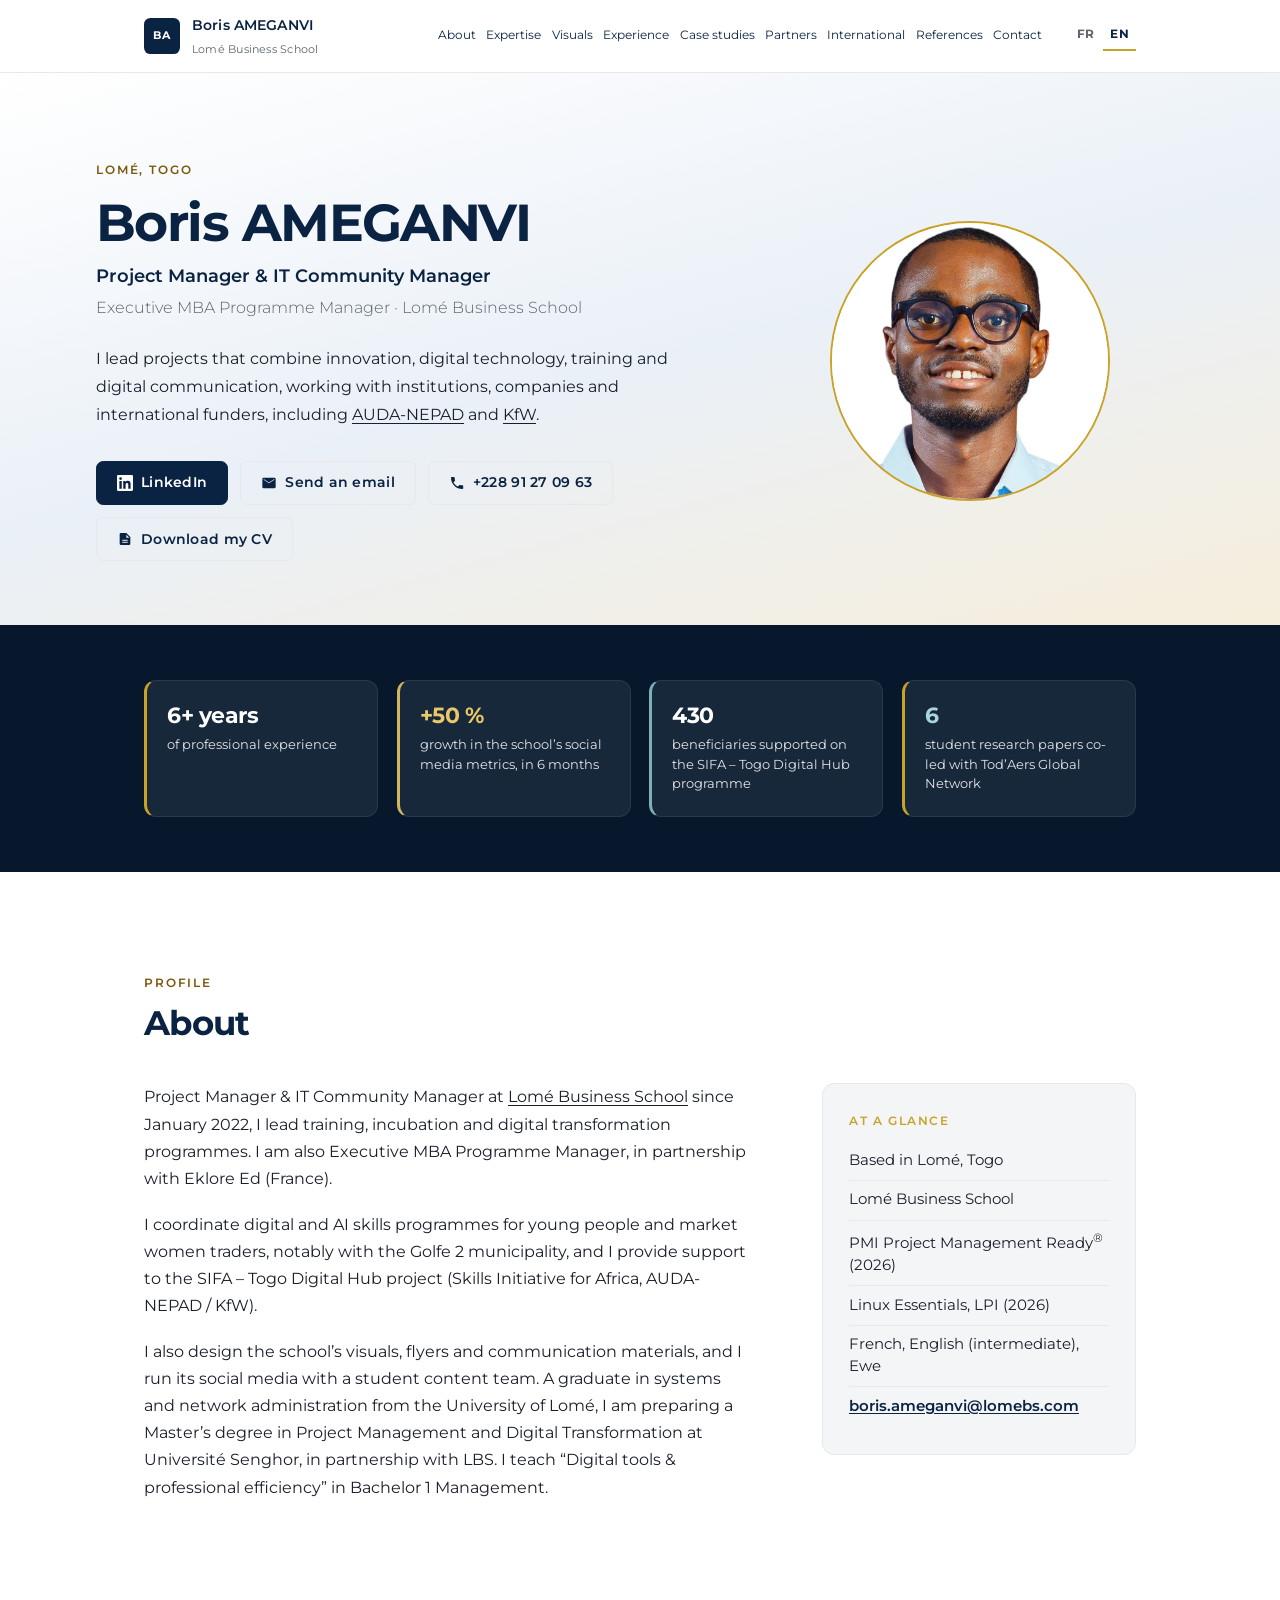
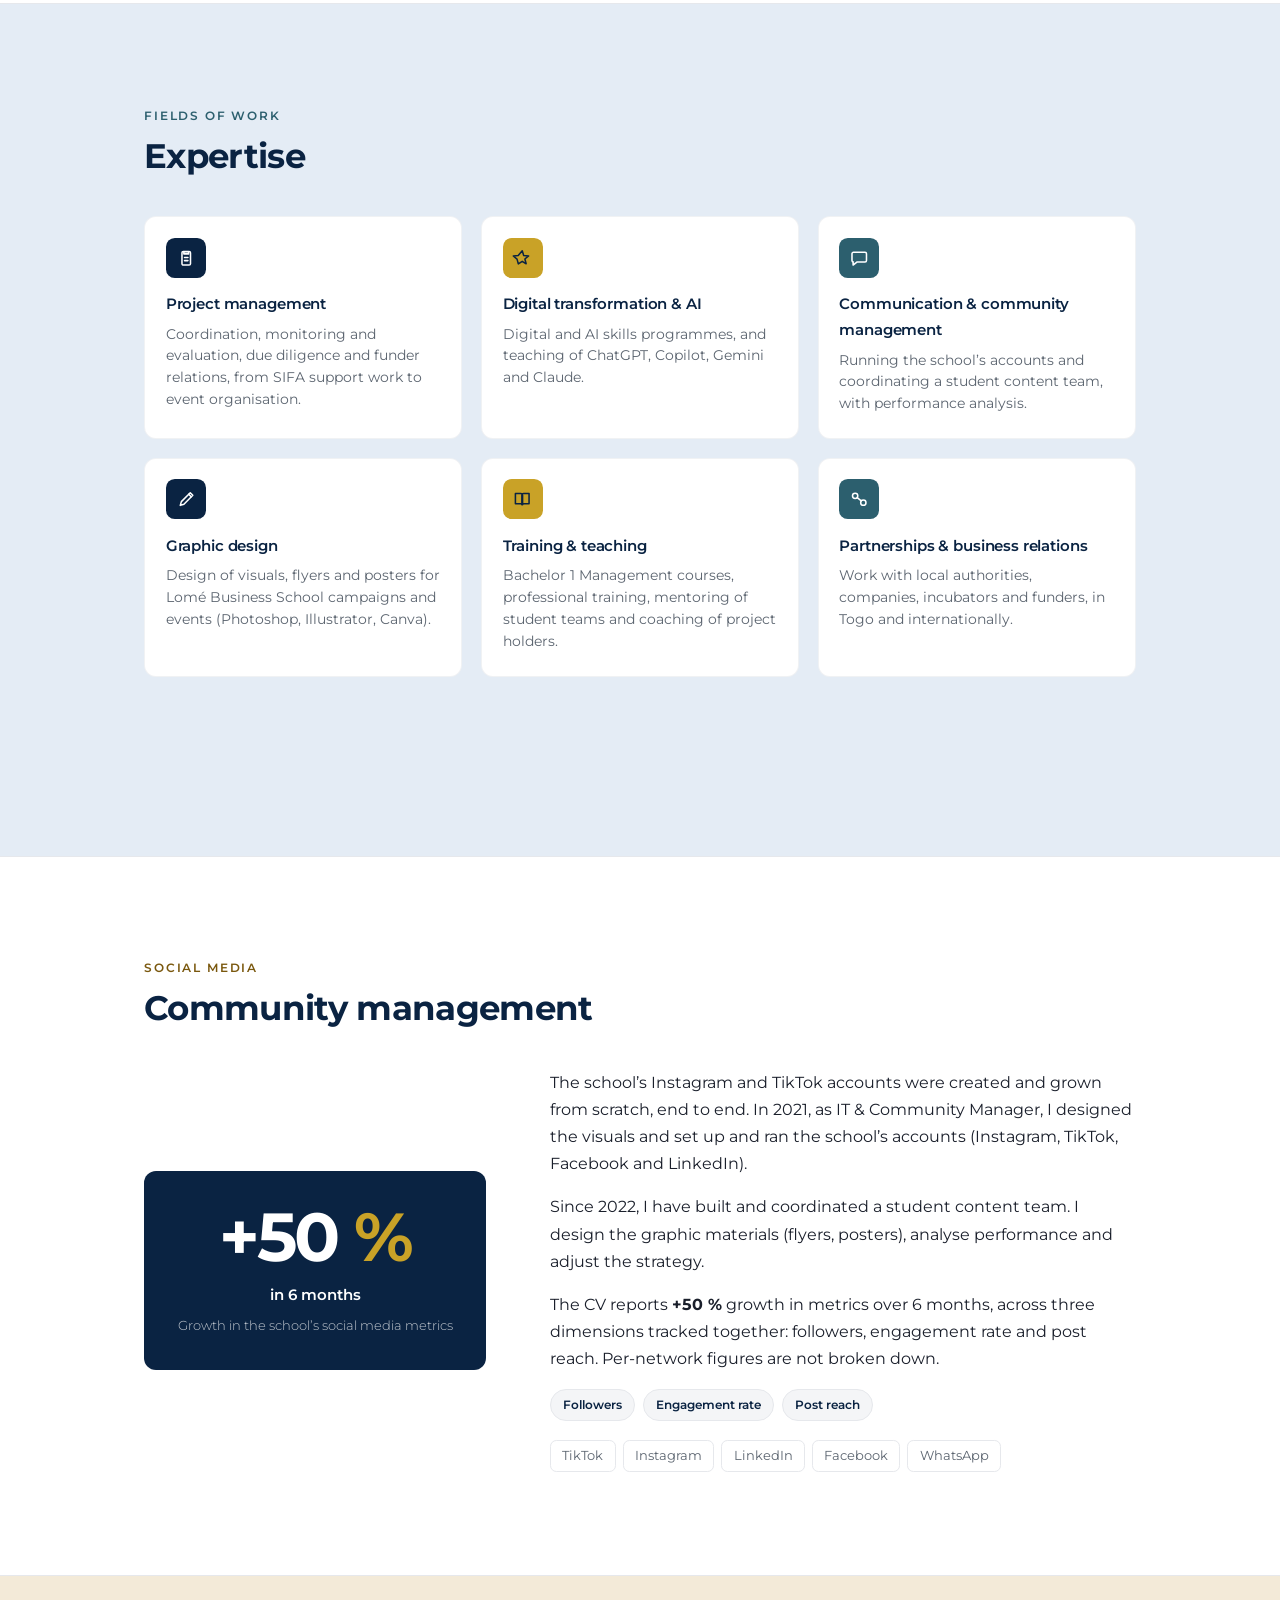
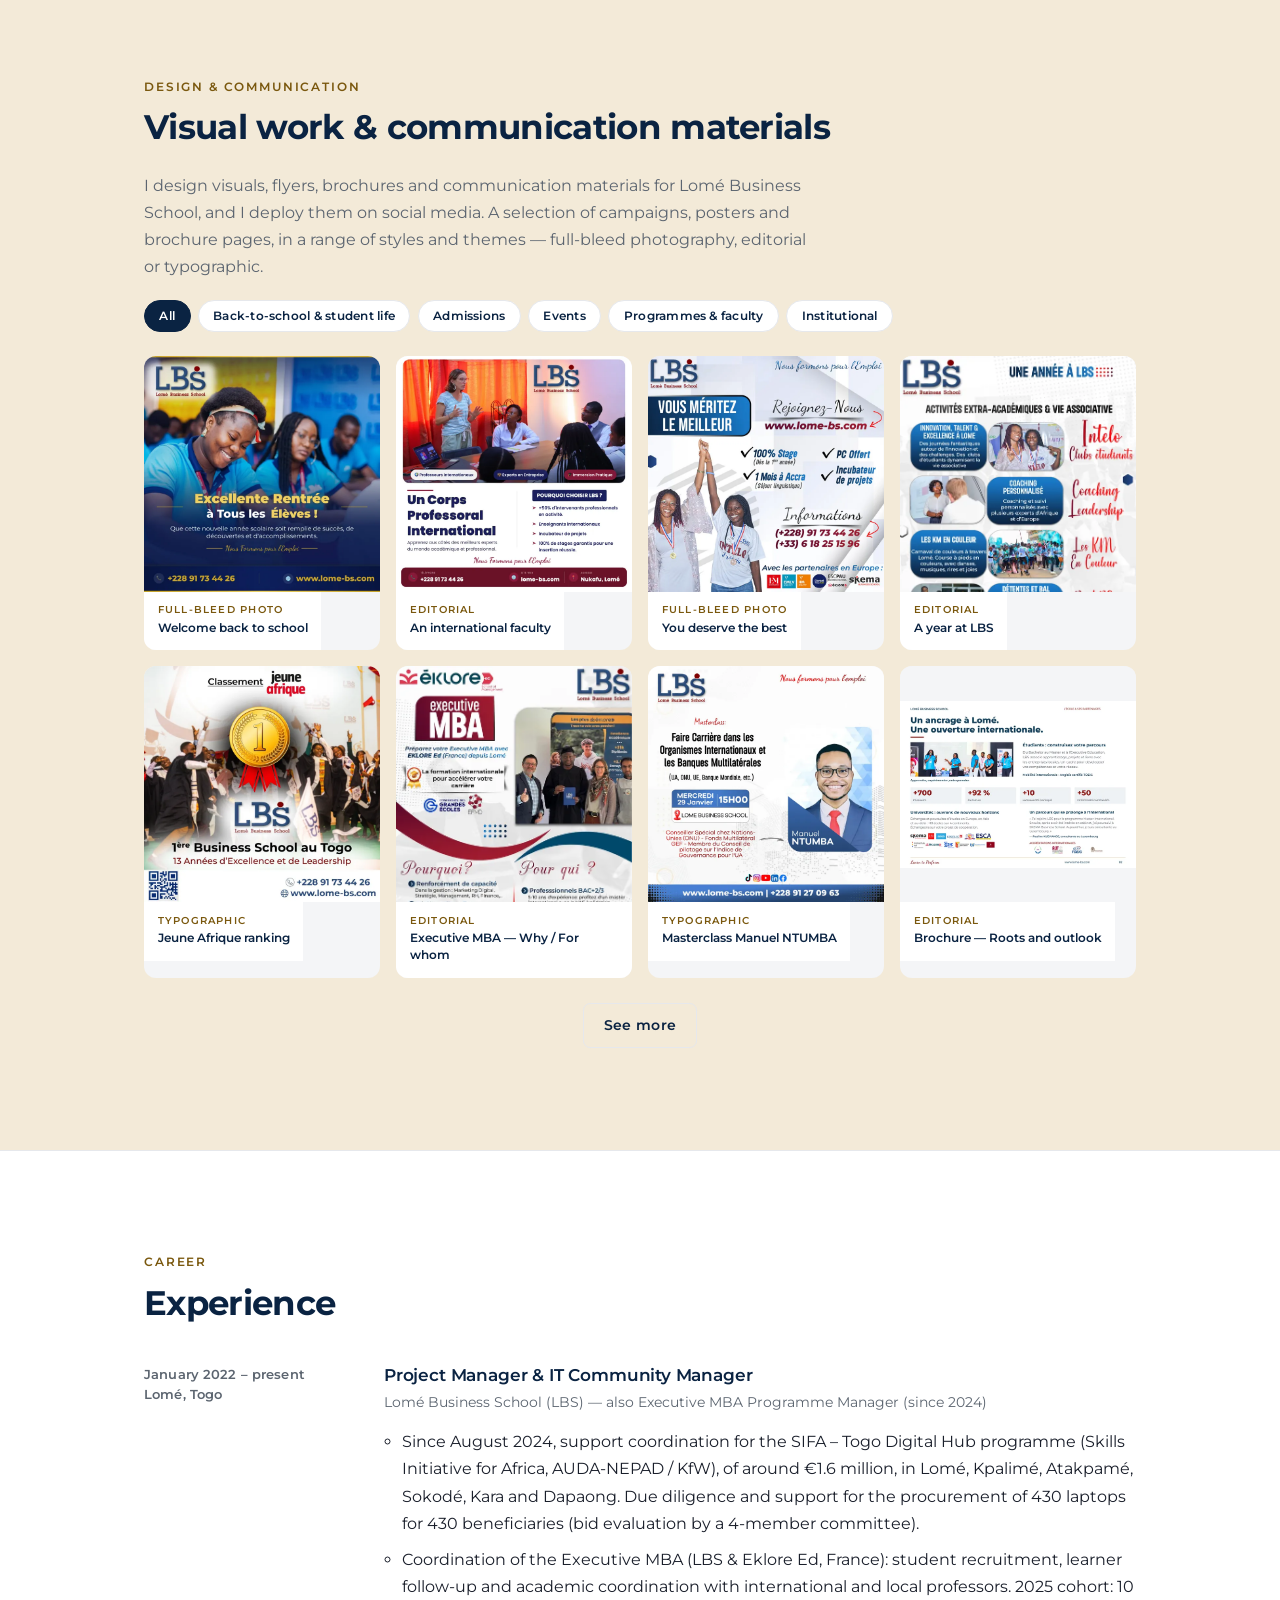
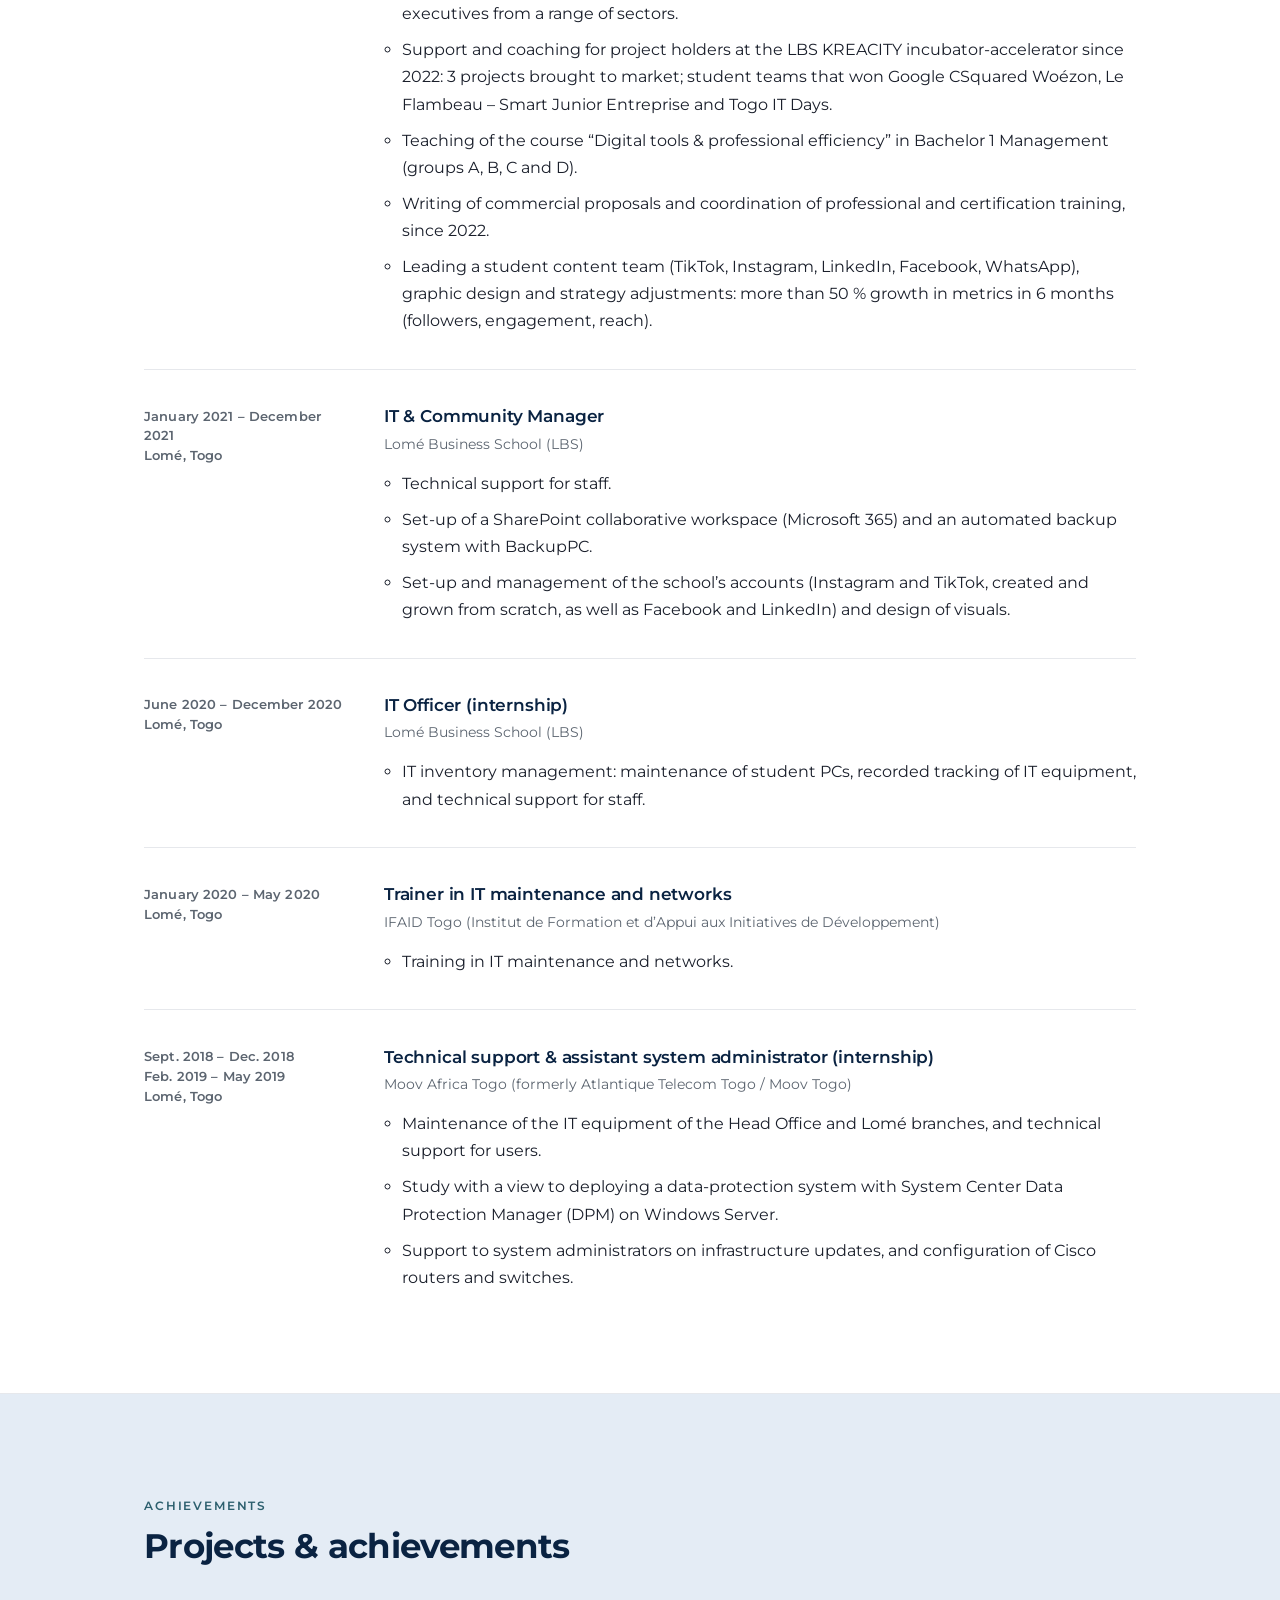
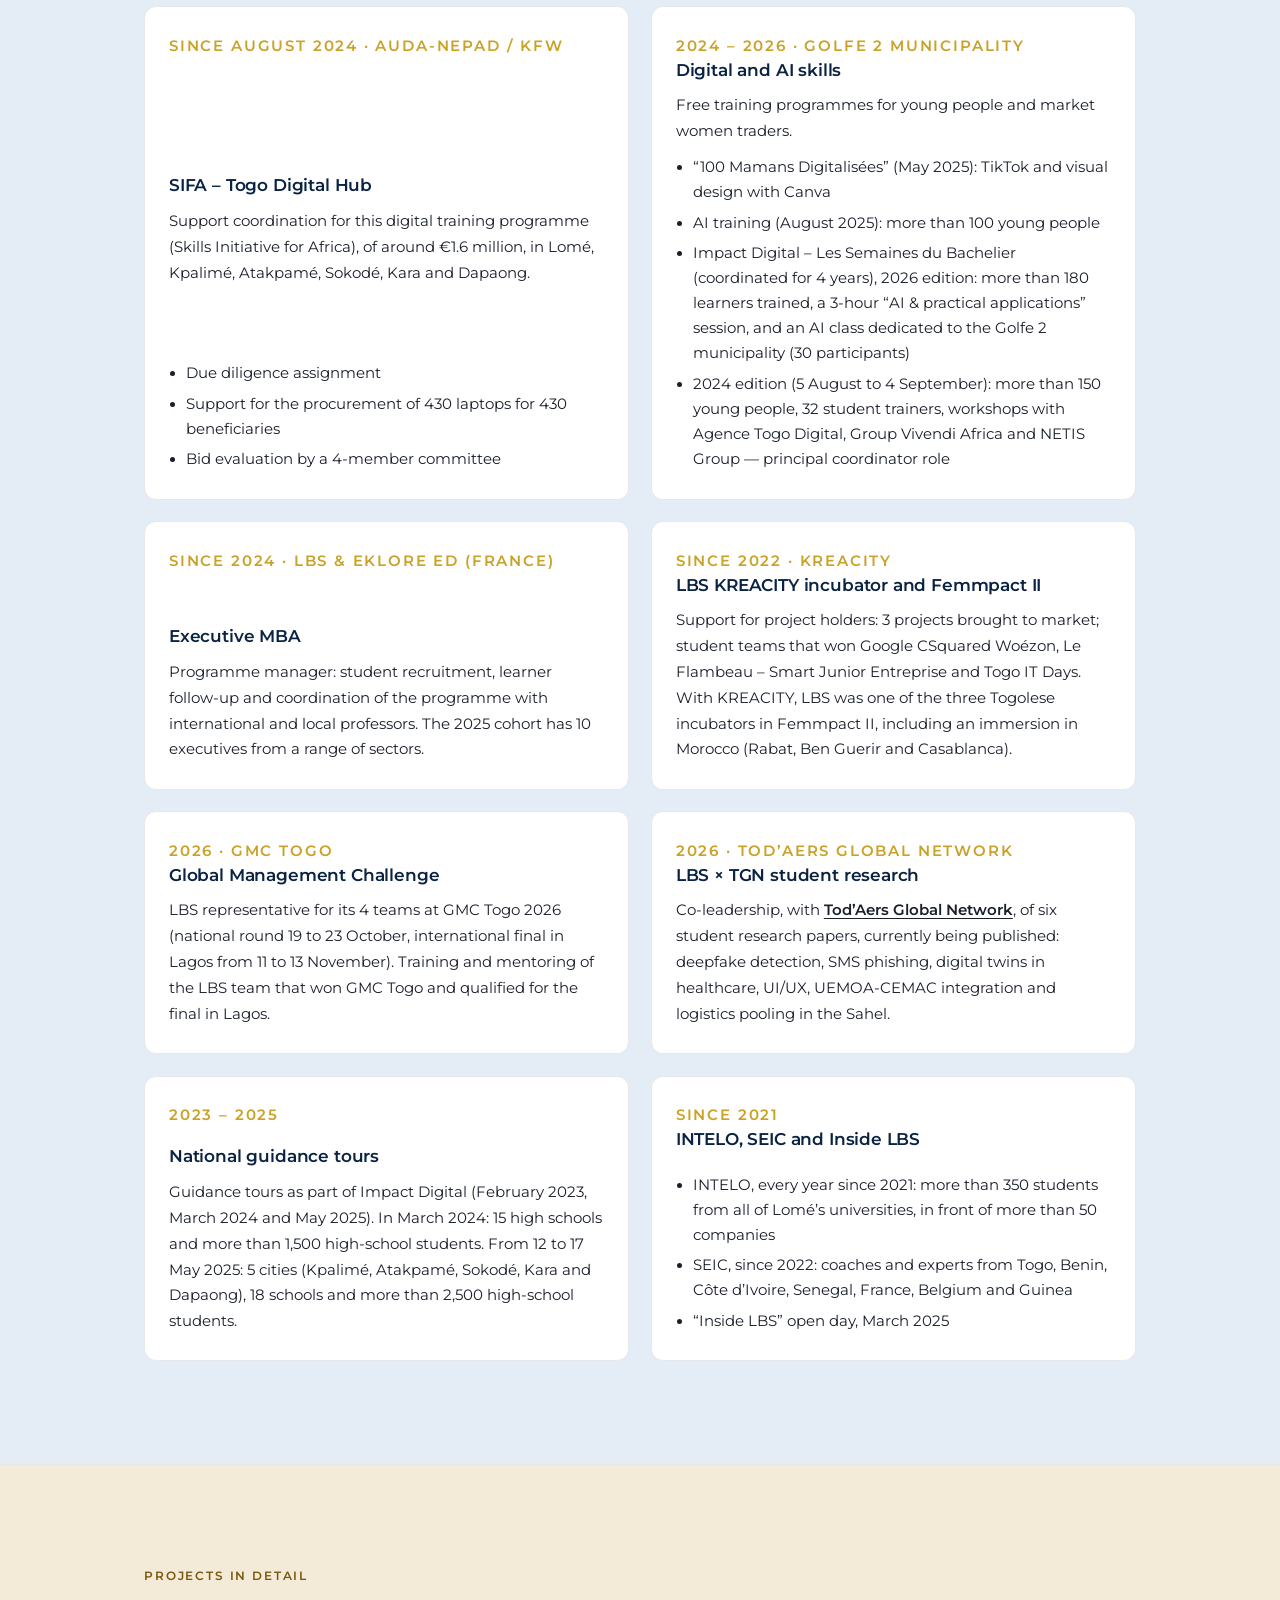
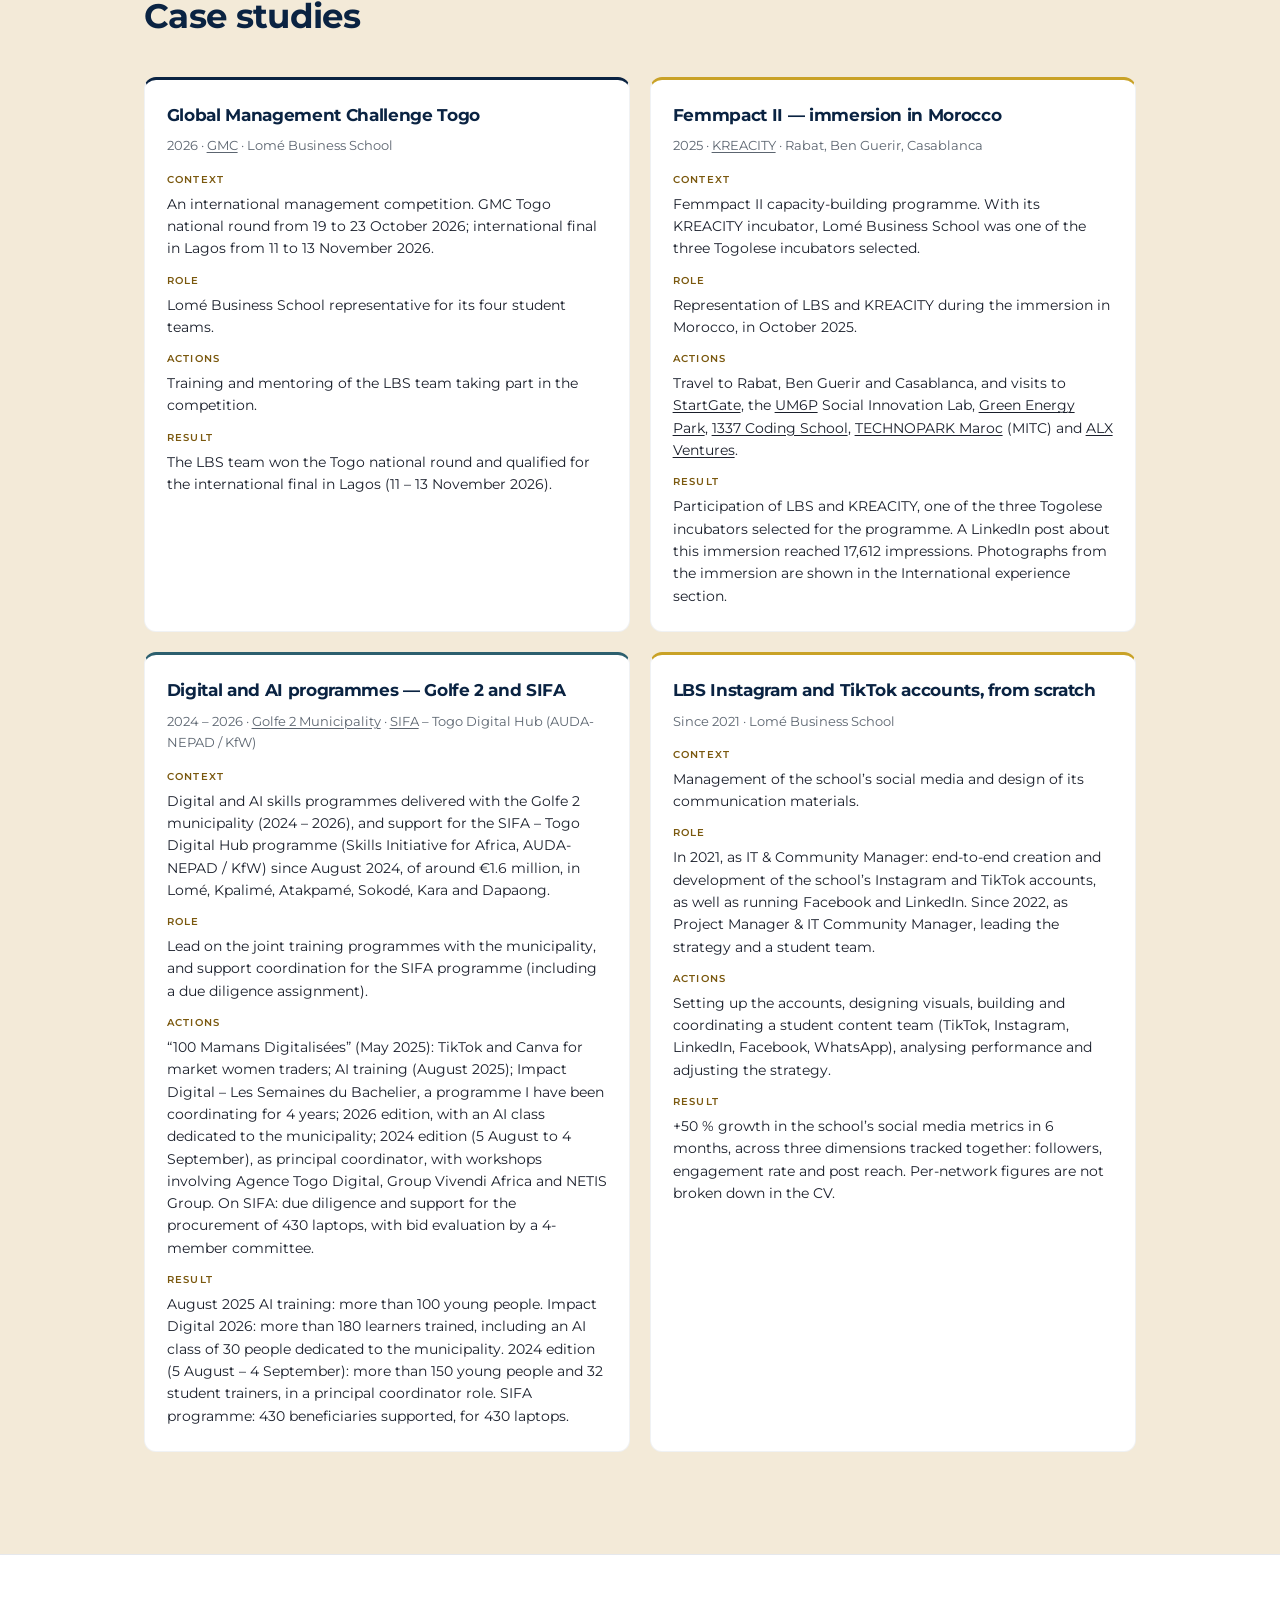
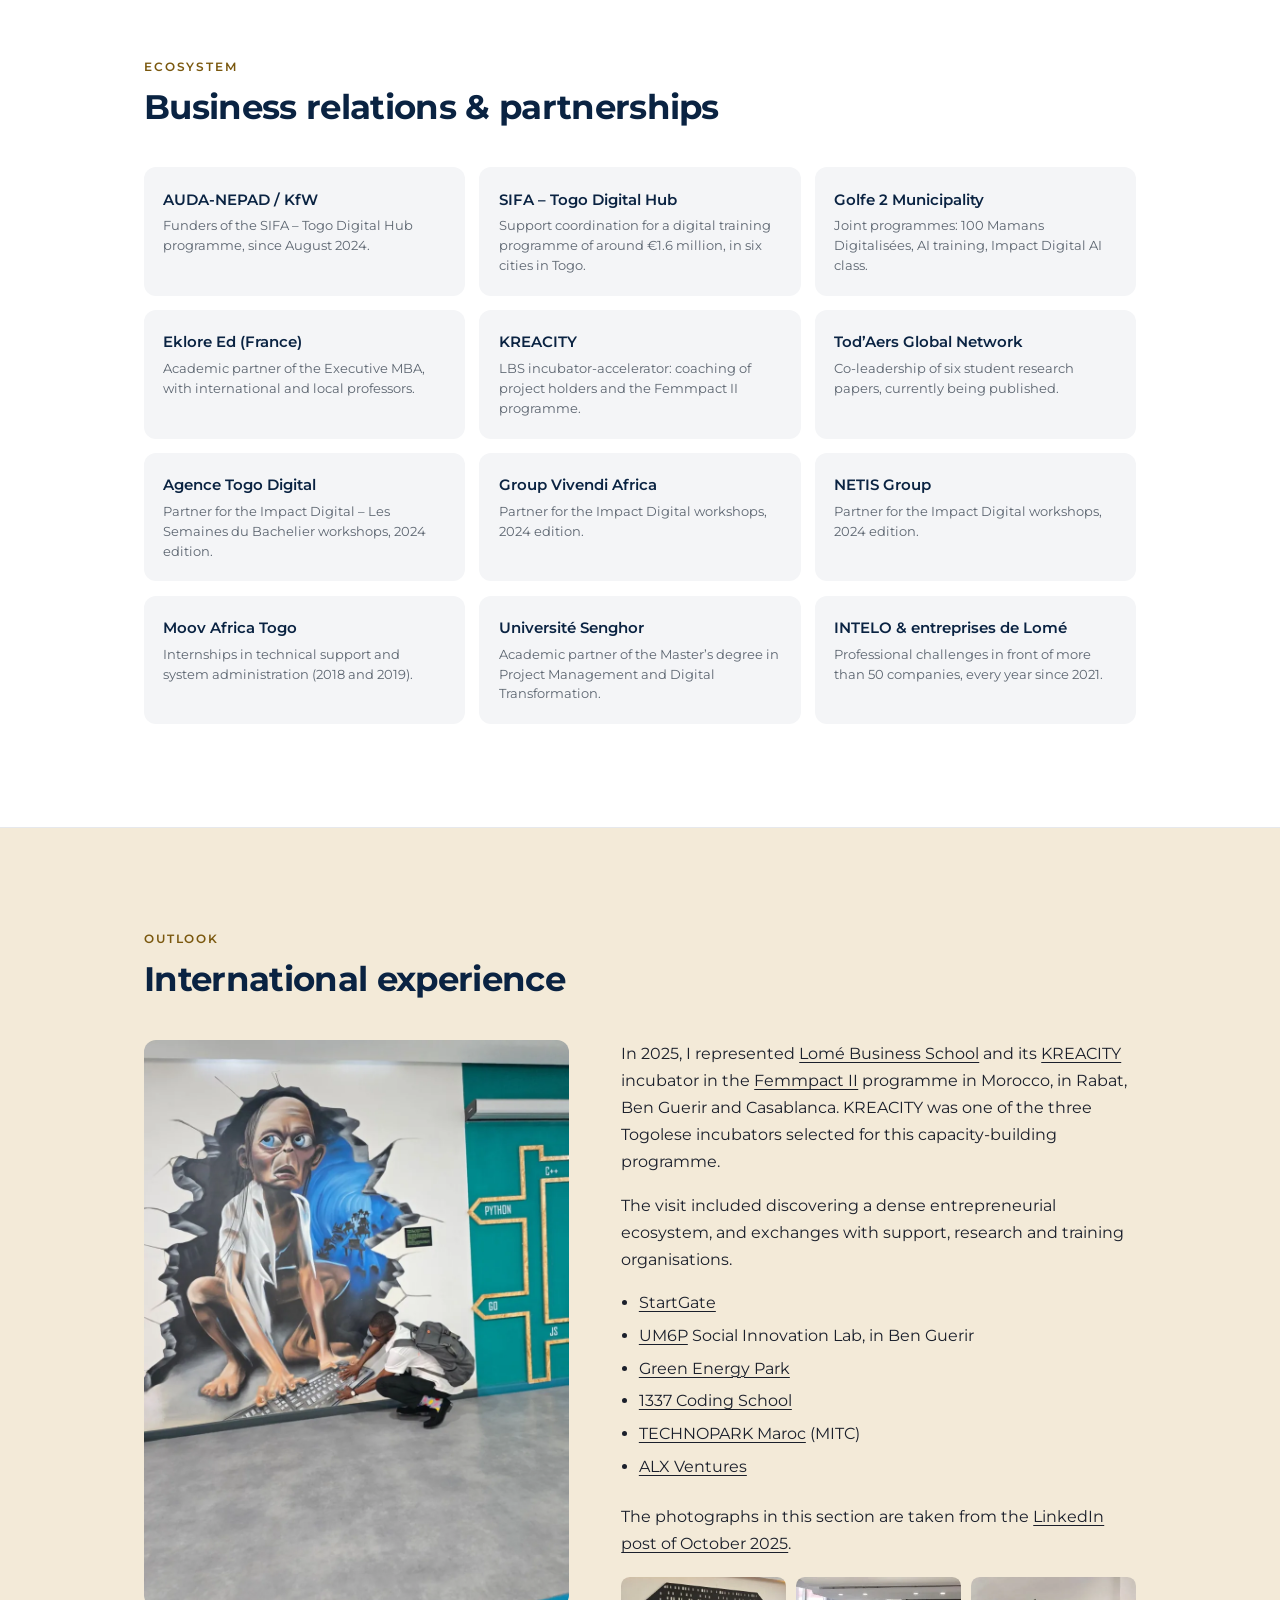
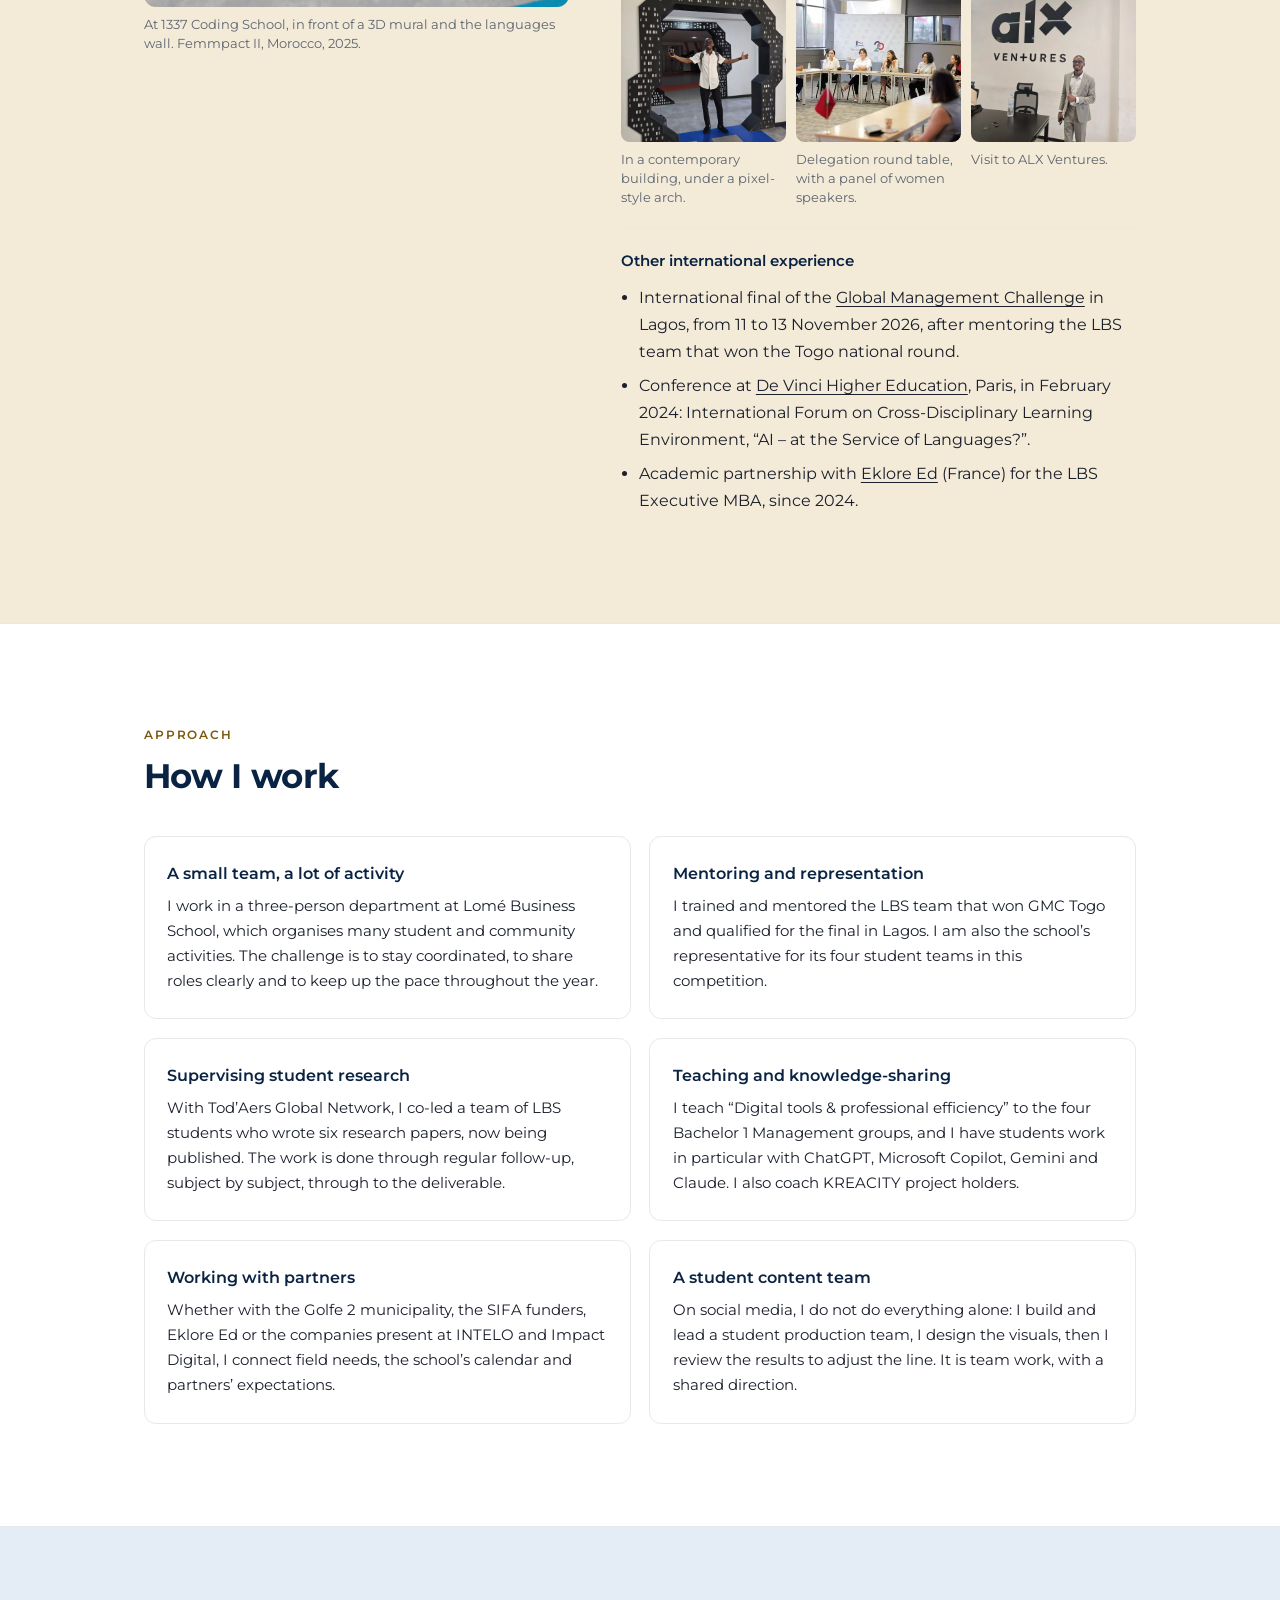
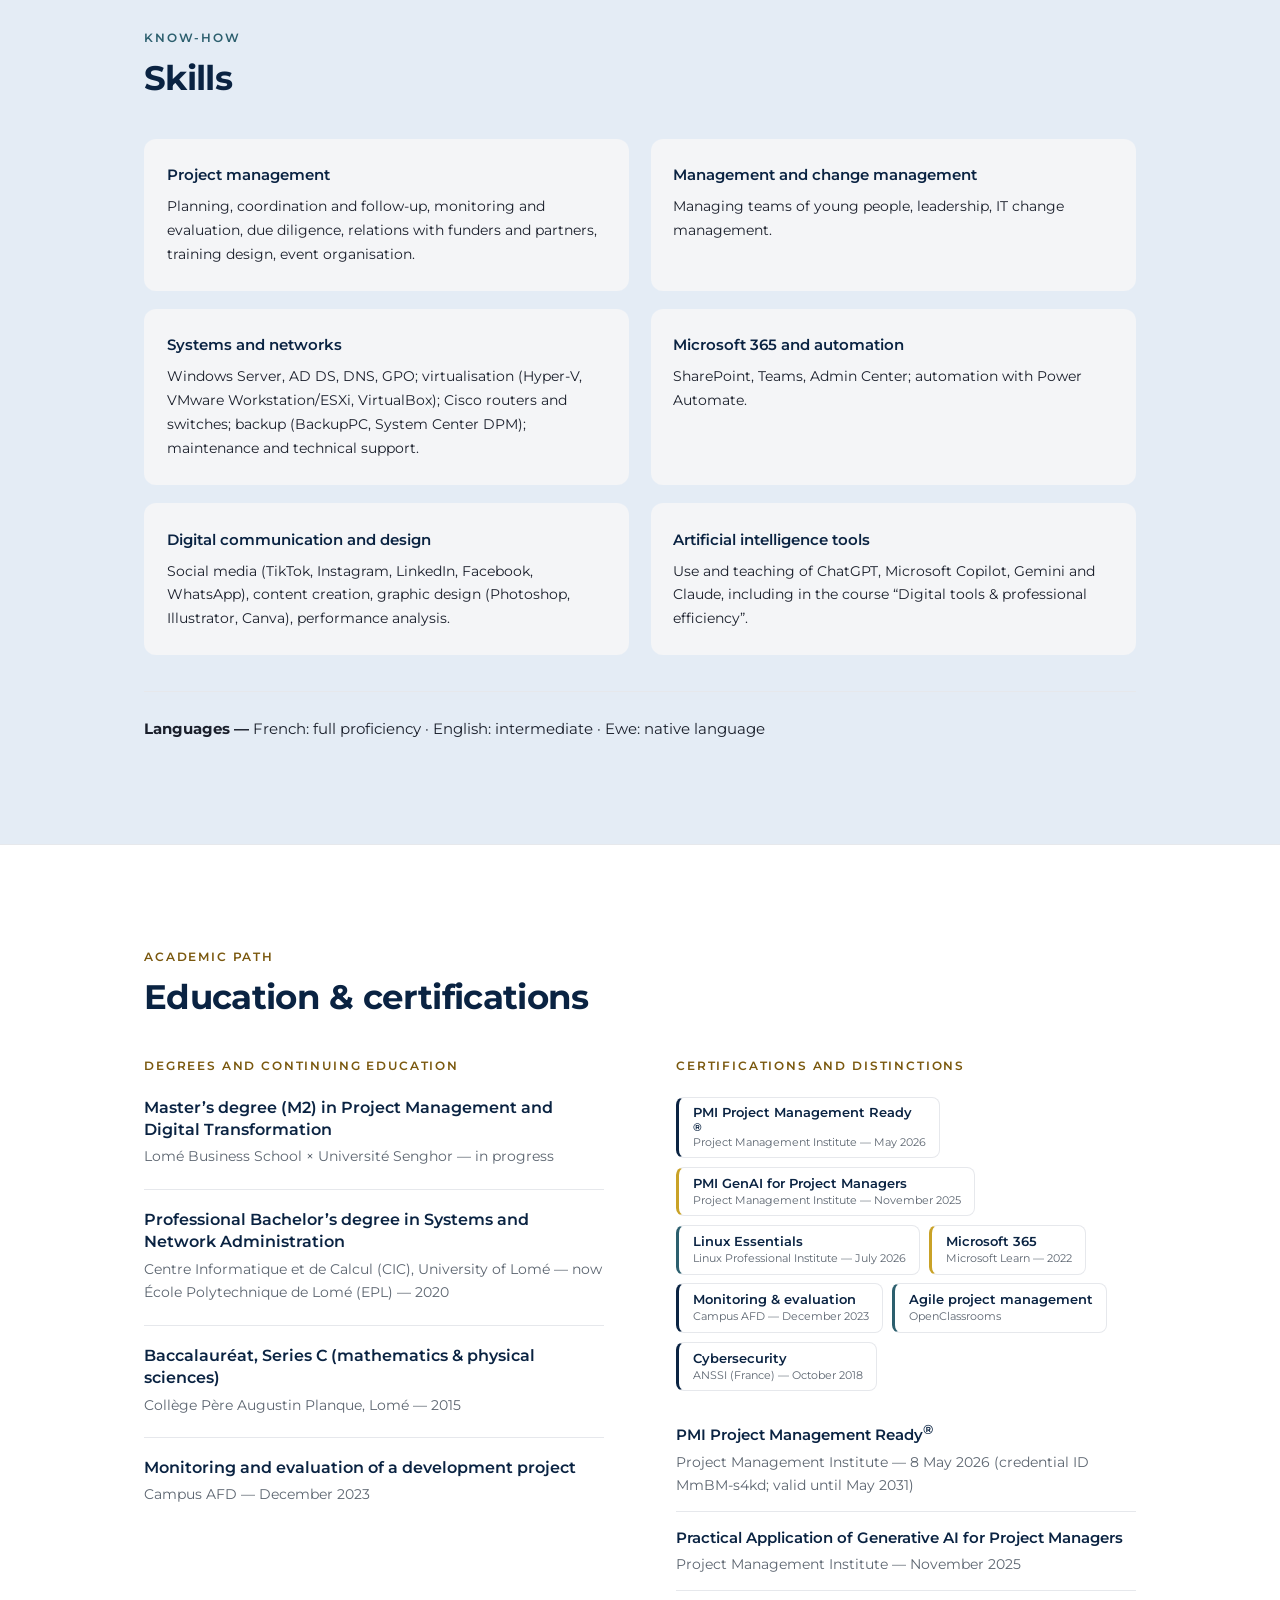
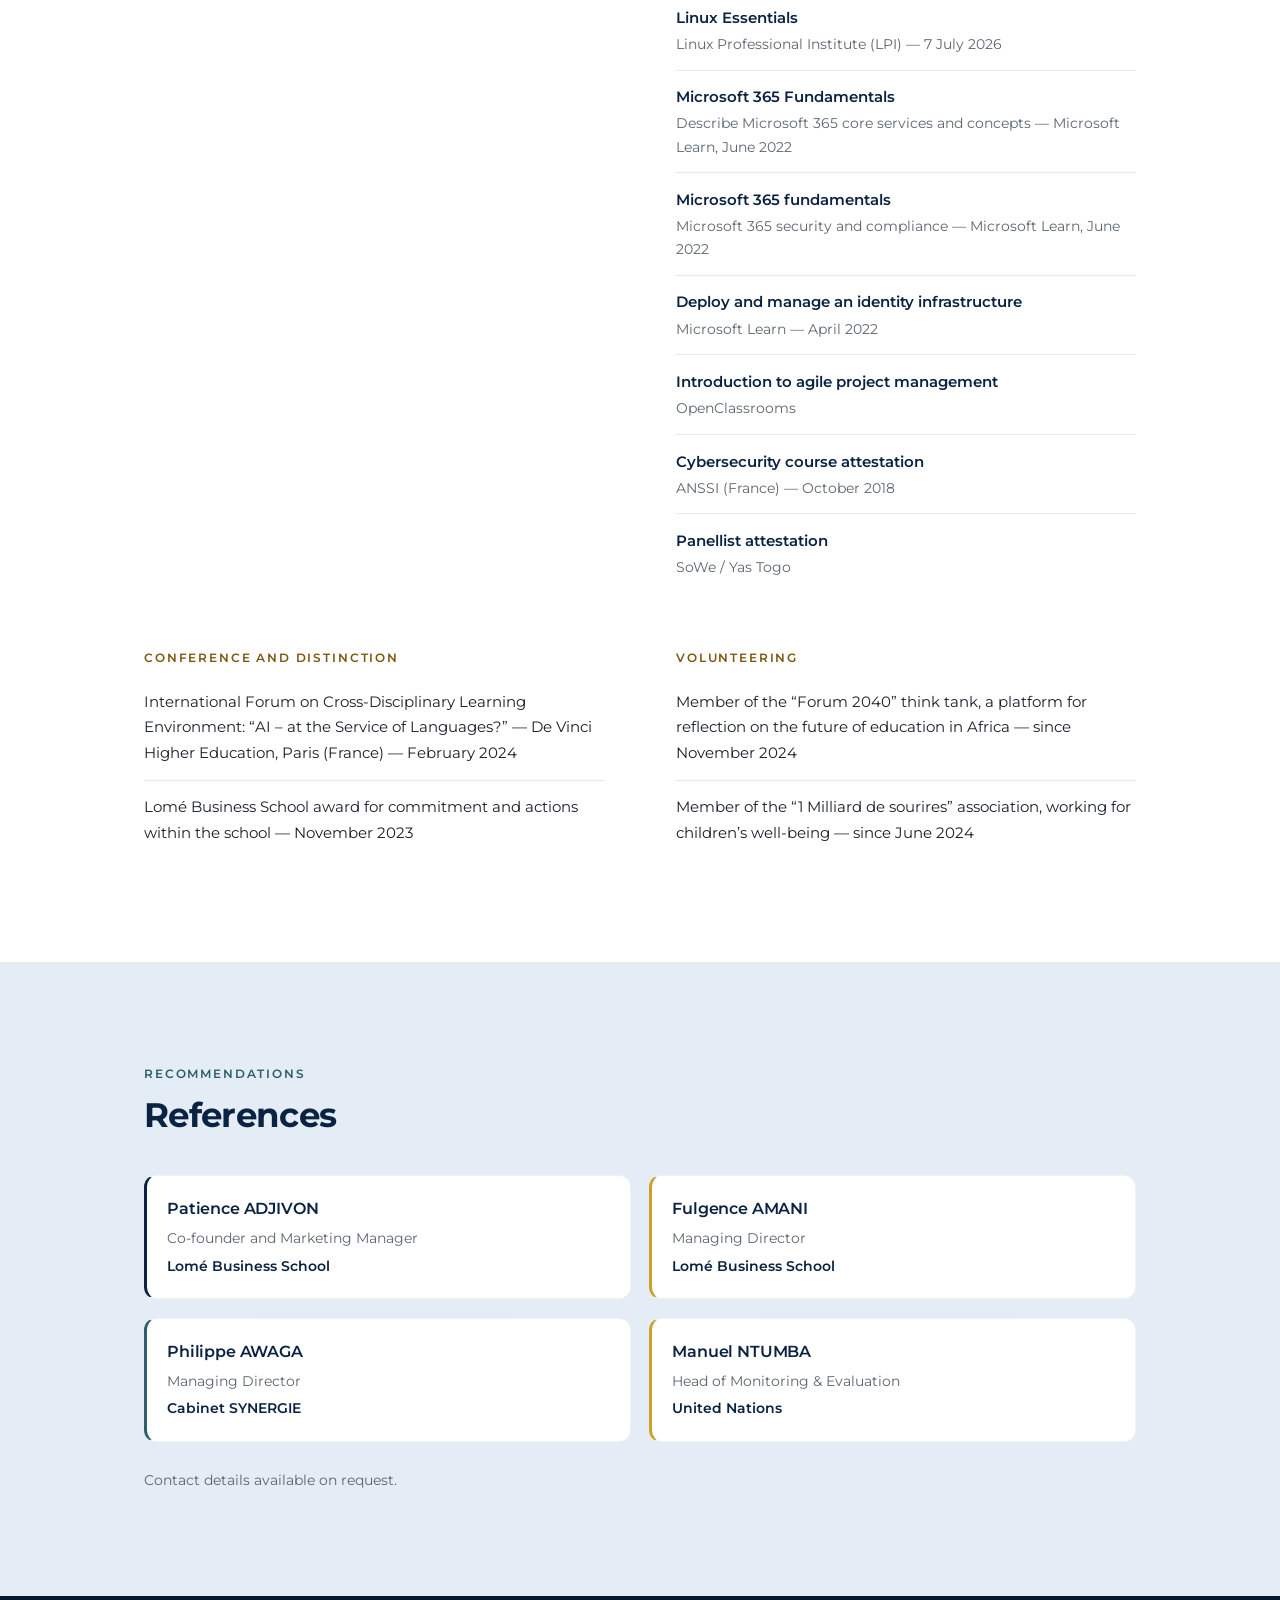
<file: en/index.html>
<!DOCTYPE html>
<html lang="en">
<head>
  <meta charset="utf-8">
  <meta name="viewport" content="width=device-width, initial-scale=1">
  <title>Boris AMEGANVI — Project Manager &amp; IT Community Manager | Lomé Business School</title>
  <meta name="description" content="Portfolio of Boris AMEGANVI, Project Manager &amp; IT Community Manager and Executive MBA Programme Manager at Lomé Business School (Lomé, Togo). Project management, digital transformation, communication, design and partnerships.">
  <meta name="author" content="Boris AMEGANVI">
  <meta name="robots" content="index, follow">
  <link rel="canonical" href="https://boris-y-ameganvi.github.io/en/">
  <link rel="alternate" hreflang="fr" href="https://boris-y-ameganvi.github.io/">
  <link rel="alternate" hreflang="en" href="https://boris-y-ameganvi.github.io/en/">
  <link rel="alternate" hreflang="x-default" href="https://boris-y-ameganvi.github.io/">
  <meta property="og:url" content="https://boris-y-ameganvi.github.io/en/">
  <meta property="og:title" content="Boris AMEGANVI — Project Manager &amp; IT Community Manager | Lomé Business School">
  <meta property="og:description" content="Project Manager &amp; IT Community Manager and Executive MBA Programme Manager at Lomé Business School (Lomé, Togo). Project management, digital transformation, communication and partnerships.">
  <meta property="og:type" content="website">
  <meta property="og:locale" content="en_GB">
  <meta property="og:locale:alternate" content="fr_FR">
  <meta property="og:image" content="https://boris-y-ameganvi.github.io/og-image-en.jpg">
  <meta property="og:image:width" content="1200">
  <meta property="og:image:height" content="630">
  <meta property="og:image:alt" content="Portrait of Boris AMEGANVI, Project Manager &amp; IT Community Manager at Lomé Business School">
  <meta name="twitter:card" content="summary_large_image">
  <meta name="twitter:title" content="Boris AMEGANVI — Project Manager &amp; IT Community Manager | Lomé Business School">
  <meta name="twitter:description" content="Project Manager &amp; IT Community Manager and Executive MBA Programme Manager at Lomé Business School (Lomé, Togo).">
  <meta name="twitter:image" content="https://boris-y-ameganvi.github.io/og-image-en.jpg">
  <link rel="icon" href="../favicon.ico" sizes="any">
  <link rel="icon" type="image/png" sizes="32x32" href="../favicon-32.png">
  <link rel="apple-touch-icon" href="../apple-touch-icon.png">
  <link rel="stylesheet" href="../styles.css">
  <script type="application/ld+json">
  {
    "@context": "https://schema.org",
    "@type": "Person",
    "name": "Boris AMEGANVI",
    "url": "https://boris-y-ameganvi.github.io/en/",
    "jobTitle": "Project Manager & IT Community Manager",
    "worksFor": {
      "@type": "EducationalOrganization",
      "name": "Lomé Business School",
      "url": "https://www.lome-bs.com"
    },
    "email": "mailto:boris.ameganvi@lomebs.com",
    "telephone": "+22891270963",
    "image": "https://boris-y-ameganvi.github.io/og-image-en.jpg",
    "address": {
      "@type": "PostalAddress",
      "addressLocality": "Lomé",
      "addressCountry": "TG"
    },
    "sameAs": [
      "https://www.linkedin.com/in/boris-ameganvi",
      "https://github.com/boris-y-ameganvi"
    ],
    "knowsLanguage": ["fr", "en", "ee"]
  }
  </script>
</head>
<body>
  <a class="skip" href="#contenu">Skip to content</a>
  <header class="site-header">
    <div class="header-inner">
      <a class="brand" href="#top" aria-label="Boris AMEGANVI — home">
        <span class="brand-mark" aria-hidden="true">BA</span>
        <span class="brand-name">Boris AMEGANVI<span>Lomé Business School</span></span>
      </a>
      <nav class="lang-switch" aria-label="Language">
        <a href="../" lang="fr" hreflang="fr">FR</a>
        <a href="./" lang="en" hreflang="en" aria-current="page">EN</a>
      </nav>
      <input type="checkbox" id="nav-toggle" class="nav-cb" aria-hidden="true">
      <label for="nav-toggle" class="nav-btn">Menu</label>
      <nav class="site-nav" aria-label="Main navigation">
        <a href="#apropos">About</a>
        <a href="#expertises">Expertise</a>
        <a href="#creations">Visuals</a>
        <a href="#experiences">Experience</a>
        <a href="#etudes-de-cas">Case studies</a>
        <a href="#partenaires">Partners</a>
        <a href="#international">International</a>
        <a href="#references">References</a>
        <a href="#contact">Contact</a>
      </nav>
    </div>
  </header>

  <main id="contenu">
    <div class="hero-band">
    <section class="hero wrap" id="top">
      <div class="hero-grid">
        <div class="hero-photo">
          <div class="photo-frame">
            <picture>
              <source type="image/webp" srcset="../photo.webp">
              <img src="../photo.jpg" width="900" height="900" alt="Professional portrait of Boris AMEGANVI" fetchpriority="high">
            </picture>
          </div>
        </div>
        <div class="hero-copy">
          <p class="hero-kicker">Lomé, Togo</p>
          <h1>Boris AMEGANVI</h1>
          <p class="hero-role">Project Manager &amp; IT Community Manager</p>
          <p class="hero-sub">Executive MBA Programme Manager · Lomé Business School</p>
          <p class="hero-pitch">I lead projects that combine innovation, digital technology, training and digital communication, working with institutions, companies and international funders, including <a class="nowrap" href="https://www.nepad.org/" rel="noopener noreferrer" target="_blank">AUDA-NEPAD</a> and <a href="https://www.entwicklungsbank.kfw.de/Internationale-Finanzierung/KfW-Entwicklungsbank/" rel="noopener noreferrer" target="_blank">KfW</a>.</p>
          <div class="hero-actions">
            <a class="btn btn-primary" href="https://www.linkedin.com/in/boris-ameganvi" rel="noopener noreferrer" target="_blank">
              <svg viewBox="0 0 24 24" aria-hidden="true"><path d="M20.45 20.45h-3.55v-5.57c0-1.33-.02-3.04-1.85-3.04-1.85 0-2.14 1.45-2.14 2.94v5.67H9.35V9h3.41v1.56h.05c.47-.9 1.63-1.85 3.36-1.85 3.6 0 4.26 2.37 4.26 5.45v6.29zM5.34 7.43a2.06 2.06 0 1 1 0-4.12 2.06 2.06 0 0 1 0 4.12zM7.12 20.45H3.56V9h3.56v11.45zM22.22 0H1.77C.79 0 0 .77 0 1.73v20.54C0 23.23.79 24 1.77 24h20.45c.98 0 1.78-.77 1.78-1.73V1.73C24 .77 23.2 0 22.22 0z"/></svg>
              LinkedIn
            </a>
            <a class="btn btn-ghost" href="mailto:boris.ameganvi@lomebs.com">
              <svg viewBox="0 0 24 24" aria-hidden="true"><path d="M20 4H4a2 2 0 0 0-2 2v12a2 2 0 0 0 2 2h16a2 2 0 0 0 2-2V6a2 2 0 0 0-2-2zm0 3.2-8 5.2-8-5.2V6l8 5.2L20 6v1.2z"/></svg>
              Send an email
            </a>
            <a class="btn btn-ghost" href="tel:+22891270963">
              <svg viewBox="0 0 24 24" aria-hidden="true"><path d="M6.6 10.8c1.4 2.8 3.8 5.2 6.6 6.6l2.2-2.2c.3-.3.7-.4 1.1-.3 1.2.4 2.5.6 3.8.6.6 0 1 .4 1 1V20c0 .6-.4 1-1 1C10.6 21 3 13.4 3 4c0-.6.4-1 1-1h3.5c.6 0 1 .4 1 1 0 1.3.2 2.6.6 3.8.1.4 0 .8-.3 1.1L6.6 10.8z"/></svg>
              +228 91 27 09 63
            </a>
            <a class="btn btn-ghost btn-cv" href="../CV_Boris_AMEGANVI_ATS_EN.pdf" download>
              <svg viewBox="0 0 24 24" aria-hidden="true"><path d="M14 3H6a2 2 0 0 0-2 2v14a2 2 0 0 0 2 2h12a2 2 0 0 0 2-2V9l-6-6zm0 2.5L18.5 10H14V5.5zM8 13h8v1.5H8V13zm0 3h8v1.5H8V16z"/></svg>
              Download my CV
            </a>
          </div>
        </div>
      </div>
    </section>
    </div>

    <div class="figures-band">
    <div class="wrap">
      <div class="figures" aria-label="Key figures">
        <div><strong>6+ years</strong><span>of professional experience</span></div>
        <div><strong>+50&nbsp;%</strong><span>growth in the school’s social media metrics, in 6 months</span></div>
        <div><strong>430</strong><span>beneficiaries supported on the SIFA – Togo Digital Hub programme</span></div>
        <div><strong>6</strong><span>student research papers co-led with Tod’Aers Global Network</span></div>
      </div>
    </div>
    </div>

    <section class="section" id="apropos">
      <div class="wrap">
        <p class="section-kicker">Profile</p>
        <h2 class="section-title">About</h2>
        <div class="about-grid reveal">
          <div class="about-text">
            <p>Project Manager &amp; IT Community Manager at <a href="https://lome-bs.com/" rel="noopener noreferrer" target="_blank">Lomé Business School</a> since January 2022, I lead training, incubation and digital transformation programmes. I am also Executive MBA Programme Manager, in partnership with Eklore Ed (France).</p>
            <p>I coordinate digital and AI skills programmes for young people and market women traders, notably with the Golfe&nbsp;2 municipality, and I provide support to the SIFA – Togo Digital Hub project (Skills Initiative for Africa, AUDA-NEPAD / KfW).</p>
            <p>I also design the school’s visuals, flyers and communication materials, and I run its social media with a student content team. A graduate in systems and network administration from the University of Lomé, I am preparing a Master’s degree in Project Management and Digital Transformation at Université Senghor, in partnership with LBS. I teach “Digital tools &amp; professional efficiency” in Bachelor 1 Management.</p>
          </div>
          <aside class="aside-card">
            <h3>At a glance</h3>
            <ul>
              <li>Based in Lomé, Togo</li>
              <li>Lomé Business School</li>
              <li>PMI Project Management Ready<sup>®</sup> (2026)</li>
              <li>Linux Essentials, LPI (2026)</li>
              <li>French, English (intermediate), Ewe</li>
              <li><a href="mailto:boris.ameganvi@lomebs.com">boris.ameganvi@lomebs.com</a></li>
            </ul>
          </aside>
        </div>
      </div>
    </section>

    <section class="section section-tint" id="expertises">
      <div class="wrap">
        <p class="section-kicker">Fields of work</p>
        <h2 class="section-title">Expertise</h2>
        <div class="expertise-grid reveal">
          <article class="exp-card">
            <span class="exp-icon" aria-hidden="true"><svg viewBox="0 0 24 24"><rect x="7" y="4" width="10" height="16" rx="1.6"/><path d="M9.2 4.5h5.6v2.4H9.2z"/><path d="M10 11.2h4M10 14.8h4"/></svg></span>
            <h3>Project management</h3>
            <p>Coordination, monitoring and evaluation, due diligence and funder relations, from SIFA support work to event organisation.</p>
          </article>
          <article class="exp-card">
            <span class="exp-icon" aria-hidden="true"><svg viewBox="0 0 24 24"><path d="M12 3.2 13.7 8.8l5.8.5-4.4 3.6 1.5 5.6L12 15.6l-4.6 3-1.5-5.6-4.4-3.6 5.8-.5L12 3.2z"/></svg></span>
            <h3>Digital transformation &amp; AI</h3>
            <p>Digital and AI skills programmes, and teaching of ChatGPT, Copilot, Gemini and Claude.</p>
          </article>
          <article class="exp-card">
            <span class="exp-icon" aria-hidden="true"><svg viewBox="0 0 24 24"><path d="M5.2 5h13.6A1.7 1.7 0 0 1 20.5 6.7v8.1a1.7 1.7 0 0 1-1.7 1.7H9.2L4.8 20v-3.5H5.2A1.7 1.7 0 0 1 3.5 14.8V6.7A1.7 1.7 0 0 1 5.2 5z"/></svg></span>
            <h3>Communication &amp; community management</h3>
            <p>Running the school’s accounts and coordinating a student content team, with performance analysis.</p>
          </article>
          <article class="exp-card">
            <span class="exp-icon" aria-hidden="true"><svg viewBox="0 0 24 24"><path d="M5 19.2 6.3 14.8 16.7 4.4l3 3-10.4 10.4L5 19.2z"/><path d="M14.9 6.2 17.8 9.1"/></svg></span>
            <h3>Graphic design</h3>
            <p>Design of visuals, flyers and posters for Lomé Business School campaigns and events (Photoshop, Illustrator, Canva).</p>
          </article>
          <article class="exp-card">
            <span class="exp-icon" aria-hidden="true"><svg viewBox="0 0 24 24"><path d="M4 5.2h6.4a2 2 0 0 1 2 2v11.2a2.4 2.4 0 0 0-2.1-1.1H4V5.2z"/><path d="M20 5.2h-6.4a2 2 0 0 0-2 2v11.2a2.4 2.4 0 0 1 2.1-1.1H20V5.2z"/></svg></span>
            <h3>Training &amp; teaching</h3>
            <p>Bachelor 1 Management courses, professional training, mentoring of student teams and coaching of project holders.</p>
          </article>
          <article class="exp-card">
            <span class="exp-icon" aria-hidden="true"><svg viewBox="0 0 24 24"><circle cx="7.2" cy="8" r="3.1"/><circle cx="16.8" cy="16" r="3.1"/><path d="M9.6 10.2 14.4 13.8"/></svg></span>
            <h3>Partnerships &amp; business relations</h3>
            <p>Work with local authorities, companies, incubators and funders, in Togo and internationally.</p>
          </article>
        </div>
      </div>
    </section>

    <section class="section" id="community">
      <div class="wrap">
        <p class="section-kicker">Social media</p>
        <h2 class="section-title">Community management</h2>
        <div class="cm-panel reveal">
          <div class="cm-kpi">
            <strong>+50&nbsp;<span>%</span></strong>
            <em>in 6 months</em>
            <p>Growth in the school’s social media metrics</p>
          </div>
          <div class="cm-copy">
            <p>The school’s Instagram and TikTok accounts were created and grown from scratch, end to end. In 2021, as IT &amp; Community Manager, I designed the visuals and set up and ran the school’s accounts (Instagram, TikTok, Facebook and LinkedIn).</p>
            <p>Since 2022, I have built and coordinated a student content team. I design the graphic materials (flyers, posters), analyse performance and adjust the strategy.</p>
            <p>The CV reports <strong>+50&nbsp;%</strong> growth in metrics over 6 months, across three dimensions tracked together: followers, engagement rate and post reach. Per-network figures are not broken down.</p>
            <ul class="cm-scope">
              <li>Followers</li>
              <li>Engagement rate</li>
              <li>Post reach</li>
            </ul>
            <ul class="networks" aria-label="Channels managed">
              <li>TikTok</li>
              <li>Instagram</li>
              <li>LinkedIn</li>
              <li>Facebook</li>
              <li>WhatsApp</li>
            </ul>
          </div>
        </div>
      </div>
    </section>

    <section class="section section-warm" id="creations">
      <div class="wrap">
        <p class="section-kicker">Design &amp; communication</p>
        <h2 class="section-title">Visual work &amp; communication materials</h2>
        <p class="gallery-intro">I design visuals, flyers, brochures and communication materials for Lomé Business School, and I deploy them on social media. A selection of campaigns, posters and brochure pages, in a range of styles and themes — full-bleed photography, editorial or typographic.</p>
        <div class="gallery-filters" role="group" aria-label="Filter visuals by theme">
          <button type="button" class="gal-filter is-active" data-filter="tous" aria-pressed="true">All</button>
          <button type="button" class="gal-filter" data-filter="vie-etudiante" aria-pressed="false">Back-to-school &amp; student life</button>
          <button type="button" class="gal-filter" data-filter="admissions" aria-pressed="false">Admissions</button>
          <button type="button" class="gal-filter" data-filter="evenements" aria-pressed="false">Events</button>
          <button type="button" class="gal-filter" data-filter="programmes" aria-pressed="false">Programmes &amp; faculty</button>
          <button type="button" class="gal-filter" data-filter="institutionnel" aria-pressed="false">Institutional</button>
        </div>
        <div class="gallery reveal" id="galerie">
          <button type="button" data-theme="vie-etudiante" data-full="../visuel-rentree.webp" data-caption="Back-to-school visual “Excellente Rentrée à Tous les Élèves !”: photograph of LBS students and a message for the new academic year.">
            <img src="../visuel-rentree-thumb.webp" width="720" height="720" alt="LBS visual Excellente Rentrée à Tous les Élèves, photograph of students" loading="lazy">
            <span class="cap"><span class="cap-style">Full-bleed photo</span>Welcome back to school</span>
          </button>
          <button type="button" data-theme="programmes" data-full="../visuel-corps-professoral.webp" data-caption="Visual “Un Corps Professoral International”: classroom photograph and “Pourquoi choisir LBS ?” talking points.">
            <img src="../visuel-corps-professoral-thumb.webp" width="720" height="720" alt="LBS visual Un Corps Professoral International, Pourquoi choisir LBS" loading="lazy">
            <span class="cap"><span class="cap-style">Editorial</span>An international faculty</span>
          </button>
          <button type="button" data-theme="admissions" data-full="../visuel-meritez-le-meilleur.webp" data-caption="“Vous méritez le meilleur” campaign: internship from year 1, a provided laptop, a language stay in Accra and a project incubator.">
            <img src="../visuel-meritez-le-meilleur-thumb.webp" width="720" height="720" alt="LBS campaign visual, Vous méritez le meilleur" loading="lazy">
            <span class="cap"><span class="cap-style">Full-bleed photo</span>You deserve the best</span>
          </button>
          <button type="button" data-theme="vie-etudiante" data-full="../visuel-une-annee-lbs.webp" data-caption="“Une année à LBS” poster: extra-curricular activities and student life (INTELO, coaching, Les KM en couleur, end-of-year ball).">
            <img src="../visuel-une-annee-lbs-thumb.webp" width="507" height="720" alt="Une année à LBS poster, student life and extra-curricular activities" loading="lazy">
            <span class="cap"><span class="cap-style">Editorial</span>A year at LBS</span>
          </button>
          <button type="button" data-theme="institutionnel" data-full="../visuel-classement.webp" data-caption="Jeune Afrique ranking celebration post: LBS, 1st Business School in Togo.">
            <img src="../visuel-classement-thumb.webp" width="720" height="720" alt="Jeune Afrique ranking visual, 1st Business School in Togo" loading="lazy">
            <span class="cap"><span class="cap-style">Typographic</span>Jeune Afrique ranking</span>
          </button>
          <button type="button" data-theme="programmes" data-full="../visuel-emba-pourquoi.webp" data-caption="Executive MBA LBS × Eklore Ed poster — Why and for whom.">
            <img src="../visuel-emba-pourquoi-thumb.webp" width="509" height="720" alt="Executive MBA LBS and Eklore Ed poster, Why and For whom sections" loading="lazy">
            <span class="cap"><span class="cap-style">Editorial</span>Executive MBA — Why / For whom</span>
          </button>
          <button type="button" data-theme="evenements" data-full="../visuel-masterclass-ntumba.webp" data-caption="Poster for the masterclass “Faire carrière dans les organismes internationaux et les banques multilatérales”, with Manuel NTUMBA.">
            <img src="../visuel-masterclass-ntumba-thumb.webp" width="720" height="720" alt="Poster for the masterclass with Manuel NTUMBA" loading="lazy">
            <span class="cap"><span class="cap-style">Typographic</span>Masterclass Manuel NTUMBA</span>
          </button>
          <button type="button" class="wide" data-theme="institutionnel" data-full="../visuel-brochure-ancrage.webp" data-caption="Brochure page “Un ancrage à Lomé. Une ouverture internationale.”: university partners and key figures for the school.">
            <img src="../visuel-brochure-ancrage-thumb.webp" width="720" height="507" alt="LBS brochure page, Un ancrage à Lomé, une ouverture internationale" loading="lazy">
            <span class="cap"><span class="cap-style">Editorial</span>Brochure — Roots and outlook</span>
          </button>
          <button type="button" class="gallery-extra" data-theme="vie-etudiante" data-full="../visuel-parcours-carriere.webp" data-caption="“Parcours carrière” poster: studies at LBS, a language stay, an internship and further study in Europe.">
            <img src="../visuel-parcours-carriere-thumb.webp" width="507" height="720" alt="Lomé Business School Parcours carrière poster" loading="lazy">
            <span class="cap"><span class="cap-style">Editorial</span>Career path</span>
          </button>
          <button type="button" class="gallery-extra" data-theme="evenements" data-full="../visuel-impact-digital.webp" data-caption="Impact Digital – Les Semaines du Bachelier, free training (AI, robotics, web, Office, English).">
            <img src="../visuel-impact-digital-thumb.webp" width="720" height="720" alt="Impact Digital poster, Les Semaines du Bachelier" loading="lazy">
            <span class="cap"><span class="cap-style">Typographic</span>Impact Digital — Semaines du Bachelier</span>
          </button>
          <button type="button" class="wide gallery-extra" data-theme="programmes" data-full="../visuel-brochure-formations.webp" data-caption="Brochure page “Des formations. Un projet à votre mesure.”: Bachelor, Master and Executive MBA programmes, and school contacts.">
            <img src="../visuel-brochure-formations-thumb.webp" width="720" height="507" alt="LBS brochure page, Des formations, un projet à votre mesure" loading="lazy">
            <span class="cap"><span class="cap-style">Editorial</span>Brochure — Programmes and contacts</span>
          </button>
          <button type="button" class="gallery-extra" data-theme="admissions" data-full="../visuel-emba-admission.webp" data-caption="Executive MBA LBS × Eklore Ed poster — Admission process and modules.">
            <img src="../visuel-emba-admission-thumb.webp" width="509" height="720" alt="Executive MBA poster, admission process and training modules" loading="lazy">
            <span class="cap"><span class="cap-style">Editorial</span>Executive MBA — Admission</span>
          </button>
          <button type="button" class="gallery-extra" data-theme="admissions" data-full="../visuel-emba-fevrier-2027.webp" data-caption="E-MBA campaign, admissions open for February 2027, LBS × Eklore Ed.">
            <img src="../visuel-emba-fevrier-2027-thumb.webp" width="720" height="720" alt="E-MBA campaign visual, admission February 2027" loading="lazy">
            <span class="cap"><span class="cap-style">Full-bleed photo</span>E-MBA — Admission February 2027</span>
          </button>
          <button type="button" class="gallery-extra" data-theme="evenements" data-full="../visuel-digital-academy.webp" data-caption="Digital Academy poster, free digital skills training, LBS × Group Vivendi Africa Togo.">
            <img src="../visuel-digital-academy-thumb.webp" width="720" height="720" alt="Digital Academy poster, LBS and Group Vivendi Africa Togo" loading="lazy">
            <span class="cap"><span class="cap-style">Typographic</span>Digital Academy — GVA Togo</span>
          </button>
          <button type="button" class="gallery-extra" data-theme="evenements" data-full="../visuel-impact-digital-ateliers.webp" data-caption="Impact Digital poster (workshops edition): web, Microsoft Office, English, fibre, AI and solar energy, with ATD, NETIS and GVA.">
            <img src="../visuel-impact-digital-ateliers-thumb.webp" width="720" height="720" alt="Impact Digital poster, practical workshops with ATD, NETIS and GVA" loading="lazy">
            <span class="cap"><span class="cap-style">Editorial</span>Impact Digital — Partner workshops</span>
          </button>
          <button type="button" class="gallery-extra" data-theme="institutionnel" data-full="../visuel-whatsapp.webp" data-caption="Invitation visual for the Lomé Business School WhatsApp channel (news, events, opportunities).">
            <img src="../visuel-whatsapp-thumb.webp" width="720" height="720" alt="Subscribe to our WhatsApp channel visual, Lomé Business School" loading="lazy">
            <span class="cap"><span class="cap-style">Typographic</span>LBS WhatsApp channel</span>
          </button>
          <button type="button" class="gallery-extra" data-theme="admissions" data-full="../visuel-admissions-1.webp" data-caption="Lomé Business School “Admissions en cours” campaign (bachelor’s, master’s, entrance exam).">
            <img src="../visuel-admissions-1-thumb.webp" width="720" height="720" alt="Admissions en cours visual, campus version" loading="lazy">
            <span class="cap"><span class="cap-style">Full-bleed photo</span>Admissions now open</span>
          </button>
          <button type="button" class="gallery-extra" data-theme="evenements" data-full="../visuel-masterclass-atchou.webp" data-caption="Poster for the masterclass “Au-delà du code”, with Steven Kodjo ATCHOU, on 20 November 2026.">
            <img src="../visuel-masterclass-atchou-thumb.webp" width="720" height="720" alt="Poster for the masterclass Au-delà du code" loading="lazy">
            <span class="cap"><span class="cap-style">Typographic</span>Masterclass “Beyond the code”</span>
          </button>
        </div>
        <button type="button" class="btn btn-ghost gallery-toggle" id="gallery-toggle" aria-expanded="false" aria-controls="galerie" data-more="See more" data-less="See less">See more</button>
      </div>
    </section>

    <section class="section" id="experiences">
      <div class="wrap">
        <p class="section-kicker">Career</p>
        <h2 class="section-title">Experience</h2>
        <ol class="timeline reveal">
          <li class="job">
            <p class="job-dates">January 2022 – present<br>Lomé, Togo</p>
            <div>
              <h3>Project Manager &amp; IT Community Manager</h3>
              <p class="job-org">Lomé Business School (LBS) — also Executive MBA Programme Manager (since 2024)</p>
              <ul>
                <li>Since August 2024, support coordination for the SIFA – Togo Digital Hub programme (Skills Initiative for Africa, AUDA-NEPAD / KfW), of around €1.6&nbsp;million, in Lomé, Kpalimé, Atakpamé, Sokodé, Kara and Dapaong. Due diligence and support for the procurement of 430 laptops for 430 beneficiaries (bid evaluation by a 4-member committee).</li>
                <li>Coordination of the Executive MBA (LBS &amp; Eklore Ed, France): student recruitment, learner follow-up and academic coordination with international and local professors. 2025 cohort: 10 executives from a range of sectors.</li>
                <li>Support and coaching for project holders at the LBS KREACITY incubator-accelerator since 2022: 3 projects brought to market; student teams that won Google CSquared Woézon, Le Flambeau – Smart Junior Entreprise and Togo IT Days.</li>
                <li>Teaching of the course “Digital tools &amp; professional efficiency” in Bachelor 1 Management (groups A, B, C and D).</li>
                <li>Writing of commercial proposals and coordination of professional and certification training, since 2022.</li>
                <li>Leading a student content team (TikTok, Instagram, LinkedIn, Facebook, WhatsApp), graphic design and strategy adjustments: more than 50&nbsp;% growth in metrics in 6 months (followers, engagement, reach).</li>
              </ul>
            </div>
          </li>
          <li class="job">
            <p class="job-dates">January 2021 – December 2021<br>Lomé, Togo</p>
            <div>
              <h3>IT &amp; Community Manager</h3>
              <p class="job-org">Lomé Business School (LBS)</p>
              <ul>
                <li>Technical support for staff.</li>
                <li>Set-up of a SharePoint collaborative workspace (Microsoft 365) and an automated backup system with BackupPC.</li>
                <li>Set-up and management of the school’s accounts (Instagram and TikTok, created and grown from scratch, as well as Facebook and LinkedIn) and design of visuals.</li>
              </ul>
            </div>
          </li>
          <li class="job">
            <p class="job-dates">June 2020 – December 2020<br>Lomé, Togo</p>
            <div>
              <h3>IT Officer (internship)</h3>
              <p class="job-org">Lomé Business School (LBS)</p>
              <ul>
                <li>IT inventory management: maintenance of student PCs, recorded tracking of IT equipment, and technical support for staff.</li>
              </ul>
            </div>
          </li>
          <li class="job">
            <p class="job-dates">January 2020 – May 2020<br>Lomé, Togo</p>
            <div>
              <h3>Trainer in IT maintenance and networks</h3>
              <p class="job-org">IFAID Togo (Institut de Formation et d’Appui aux Initiatives de Développement)</p>
              <ul>
                <li>Training in IT maintenance and networks.</li>
              </ul>
            </div>
          </li>
          <li class="job">
            <p class="job-dates">Sept. 2018 – Dec. 2018<br>Feb. 2019 – May 2019<br>Lomé, Togo</p>
            <div>
              <h3>Technical support &amp; assistant system administrator (internship)</h3>
              <p class="job-org">Moov Africa Togo (formerly Atlantique Telecom Togo / Moov Togo)</p>
              <ul>
                <li>Maintenance of the IT equipment of the Head Office and Lomé branches, and technical support for users.</li>
                <li>Study with a view to deploying a data-protection system with System Center Data Protection Manager (DPM) on Windows Server.</li>
                <li>Support to system administrators on infrastructure updates, and configuration of Cisco routers and switches.</li>
              </ul>
            </div>
          </li>
        </ol>
      </div>
    </section>

    <section class="section section-tint" id="projets">
      <div class="wrap">
        <p class="section-kicker">Achievements</p>
        <h2 class="section-title">Projects &amp; achievements</h2>
        <div class="cards reveal">
          <article class="card">
            <p class="card-meta">Since August 2024 · AUDA-NEPAD / KfW</p>
            <h3>SIFA – Togo Digital Hub</h3>
            <p>Support coordination for this digital training programme (Skills Initiative for Africa), of around €1.6&nbsp;million, in Lomé, Kpalimé, Atakpamé, Sokodé, Kara and Dapaong.</p>
            <ul>
              <li>Due diligence assignment</li>
              <li>Support for the procurement of 430 laptops for 430 beneficiaries</li>
              <li>Bid evaluation by a 4-member committee</li>
            </ul>
          </article>
          <article class="card">
            <p class="card-meta">2024 – 2026 · Golfe 2 Municipality</p>
            <h3>Digital and AI skills</h3>
            <p>Free training programmes for young people and market women traders.</p>
            <ul>
              <li>“100 Mamans Digitalisées” (May 2025): TikTok and visual design with Canva</li>
              <li>AI training (August 2025): more than 100 young people</li>
              <li>Impact Digital – Les Semaines du Bachelier (coordinated for 4 years), 2026 edition: more than 180 learners trained, a 3-hour “AI &amp; practical applications” session, and an AI class dedicated to the Golfe&nbsp;2 municipality (30 participants)</li>
              <li>2024 edition (5 August to 4 September): more than 150 young people, 32 student trainers, workshops with Agence Togo Digital, Group Vivendi Africa and NETIS Group — principal coordinator role</li>
            </ul>
          </article>
          <article class="card">
            <p class="card-meta">Since 2024 · LBS &amp; Eklore Ed (France)</p>
            <h3>Executive MBA</h3>
            <p>Programme manager: student recruitment, learner follow-up and coordination of the programme with international and local professors. The 2025 cohort has 10 executives from a range of sectors.</p>
          </article>
          <article class="card">
            <p class="card-meta">Since 2022 · KREACITY</p>
            <h3>LBS KREACITY incubator and Femmpact II</h3>
            <p>Support for project holders: 3 projects brought to market; student teams that won Google CSquared Woézon, Le Flambeau – Smart Junior Entreprise and Togo IT Days. With KREACITY, LBS was one of the three Togolese incubators in Femmpact II, including an immersion in Morocco (Rabat, Ben Guerir and Casablanca).</p>
          </article>
          <article class="card">
            <p class="card-meta">2026 · GMC Togo</p>
            <h3>Global Management Challenge</h3>
            <p>LBS representative for its 4 teams at GMC Togo 2026 (national round 19 to 23 October, international final in Lagos from 11 to 13 November). Training and mentoring of the LBS team that won GMC Togo and qualified for the final in Lagos.</p>
          </article>
          <article class="card">
            <p class="card-meta">2026 · Tod’Aers Global Network</p>
            <h3>LBS × TGN student research</h3>
            <p>Co-leadership, with <a href="https://www.todaers.org/" rel="noopener noreferrer" target="_blank">Tod’Aers Global Network</a>, of six student research papers, currently being published: deepfake detection, SMS phishing, digital twins in healthcare, UI/UX, UEMOA-CEMAC integration and logistics pooling in the Sahel.</p>
          </article>
          <article class="card">
            <p class="card-meta">2023 – 2025</p>
            <h3>National guidance tours</h3>
            <p>Guidance tours as part of Impact Digital (February 2023, March 2024 and May 2025). In March 2024: 15 high schools and more than 1,500 high-school students. From 12 to 17 May 2025: 5 cities (Kpalimé, Atakpamé, Sokodé, Kara and Dapaong), 18 schools and more than 2,500 high-school students.</p>
          </article>
          <article class="card">
            <p class="card-meta">Since 2021</p>
            <h3>INTELO, SEIC and Inside LBS</h3>
            <ul>
              <li>INTELO, every year since 2021: more than 350 students from all of Lomé’s universities, in front of more than 50 companies</li>
              <li>SEIC, since 2022: coaches and experts from Togo, Benin, Côte d’Ivoire, Senegal, France, Belgium and Guinea</li>
              <li>“Inside LBS” open day, March 2025</li>
            </ul>
          </article>
        </div>
      </div>
    </section>


    <section class="section section-warm" id="etudes-de-cas">
      <div class="wrap">
        <p class="section-kicker">Projects in detail</p>
        <h2 class="section-title">Case studies</h2>
        <div class="cases reveal">
          <article class="case-card">
            <h3>Global Management Challenge Togo</h3>
            <p class="case-meta">2026 · <a href="https://globalmanagementchallenge.pt/" rel="noopener noreferrer" target="_blank">GMC</a> · Lomé Business School</p>
            <dl class="case-dl">
              <dt>Context</dt>
              <dd>An international management competition. GMC Togo national round from 19 to 23 October 2026; international final in Lagos from 11 to 13 November 2026.</dd>
              <dt>Role</dt>
              <dd>Lomé Business School representative for its four student teams.</dd>
              <dt>Actions</dt>
              <dd>Training and mentoring of the LBS team taking part in the competition.</dd>
              <dt>Result</dt>
              <dd>The LBS team won the Togo national round and qualified for the international final in Lagos (11 – 13 November 2026).</dd>
            </dl>
          </article>
          <article class="case-card">
            <h3>Femmpact II — immersion in Morocco</h3>
            <p class="case-meta">2025 · <a href="https://lome-bs.com/kreacity/" rel="noopener noreferrer" target="_blank">KREACITY</a> · Rabat, Ben Guerir, Casablanca</p>
            <dl class="case-dl">
              <dt>Context</dt>
              <dd>Femmpact II capacity-building programme. With its KREACITY incubator, Lomé Business School was one of the three Togolese incubators selected.</dd>
              <dt>Role</dt>
              <dd>Representation of LBS and KREACITY during the immersion in Morocco, in October 2025.</dd>
              <dt>Actions</dt>
              <dd>Travel to Rabat, Ben Guerir and Casablanca, and visits to <a href="https://www.startgate.ma/" rel="noopener noreferrer" target="_blank">StartGate</a>, the <a href="https://www.um6p.ma/" rel="noopener noreferrer" target="_blank">UM6P</a> Social Innovation Lab, <a href="https://www.greenenergypark.ma/" rel="noopener noreferrer" target="_blank">Green Energy Park</a>, <a href="https://1337.ma/" rel="noopener noreferrer" target="_blank">1337 Coding School</a>, <a href="https://www.technopark.ma/" rel="noopener noreferrer" target="_blank">TECHNOPARK Maroc</a> (MITC) and <a href="https://alx-ventures.com/" rel="noopener noreferrer" target="_blank">ALX Ventures</a>.</dd>
              <dt>Result</dt>
              <dd>Participation of LBS and KREACITY, one of the three Togolese incubators selected for the programme. A LinkedIn post about this immersion reached 17,612 impressions. Photographs from the immersion are shown in the International experience section.</dd>
            </dl>
          </article>
          <article class="case-card">
            <h3>Digital and AI programmes — Golfe 2 and SIFA</h3>
            <p class="case-meta">2024 – 2026 · <a href="https://www.dagl.tg/communes/5-commune-du-golfe-2" rel="noopener noreferrer" target="_blank">Golfe 2 Municipality</a> · <a href="https://skillsafrica.org/" rel="noopener noreferrer" target="_blank">SIFA</a> – Togo Digital Hub (AUDA-NEPAD / KfW)</p>
            <dl class="case-dl">
              <dt>Context</dt>
              <dd>Digital and AI skills programmes delivered with the Golfe 2 municipality (2024 – 2026), and support for the SIFA – Togo Digital Hub programme (Skills Initiative for Africa, AUDA-NEPAD / KfW) since August 2024, of around €1.6&nbsp;million, in Lomé, Kpalimé, Atakpamé, Sokodé, Kara and Dapaong.</dd>
              <dt>Role</dt>
              <dd>Lead on the joint training programmes with the municipality, and support coordination for the SIFA programme (including a due diligence assignment).</dd>
              <dt>Actions</dt>
              <dd>“100 Mamans Digitalisées” (May 2025): TikTok and Canva for market women traders; AI training (August 2025); Impact Digital – Les Semaines du Bachelier, a programme I have been coordinating for 4 years; 2026 edition, with an AI class dedicated to the municipality; 2024 edition (5 August to 4 September), as principal coordinator, with workshops involving Agence Togo Digital, Group Vivendi Africa and NETIS Group. On SIFA: due diligence and support for the procurement of 430 laptops, with bid evaluation by a 4-member committee.</dd>
              <dt>Result</dt>
              <dd>August 2025 AI training: more than 100 young people. Impact Digital 2026: more than 180 learners trained, including an AI class of 30 people dedicated to the municipality. 2024 edition (5 August – 4 September): more than 150 young people and 32 student trainers, in a principal coordinator role. SIFA programme: 430 beneficiaries supported, for 430 laptops.</dd>
            </dl>
          </article>
          <article class="case-card">
            <h3>LBS Instagram and TikTok accounts, from scratch</h3>
            <p class="case-meta">Since 2021 · Lomé Business School</p>
            <dl class="case-dl">
              <dt>Context</dt>
              <dd>Management of the school’s social media and design of its communication materials.</dd>
              <dt>Role</dt>
              <dd>In 2021, as IT &amp; Community Manager: end-to-end creation and development of the school’s Instagram and TikTok accounts, as well as running Facebook and LinkedIn. Since 2022, as Project Manager &amp; IT Community Manager, leading the strategy and a student team.</dd>
              <dt>Actions</dt>
              <dd>Setting up the accounts, designing visuals, building and coordinating a student content team (TikTok, Instagram, LinkedIn, Facebook, WhatsApp), analysing performance and adjusting the strategy.</dd>
              <dt>Result</dt>
              <dd>+50&nbsp;% growth in the school’s social media metrics in 6 months, across three dimensions tracked together: followers, engagement rate and post reach. Per-network figures are not broken down in the CV.</dd>
            </dl>
          </article>
        </div>
      </div>
    </section>

    <section class="section" id="partenaires">
      <div class="wrap">
        <p class="section-kicker">Ecosystem</p>
        <h2 class="section-title">Business relations &amp; partnerships</h2>
        <ul class="partners reveal">
          <li><strong><a href="https://www.nepad.org/" rel="noopener noreferrer" target="_blank">AUDA-NEPAD</a> / <a href="https://www.entwicklungsbank.kfw.de/Internationale-Finanzierung/KfW-Entwicklungsbank/" rel="noopener noreferrer" target="_blank">KfW</a></strong><span>Funders of the SIFA – Togo Digital Hub programme, since August 2024.</span></li>
          <li><strong><a href="https://skillsafrica.org/" rel="noopener noreferrer" target="_blank">SIFA</a> – Togo Digital Hub</strong><span>Support coordination for a digital training programme of around €1.6&nbsp;million, in six cities in Togo.</span></li>
          <li><strong><a href="https://www.dagl.tg/communes/5-commune-du-golfe-2" rel="noopener noreferrer" target="_blank">Golfe 2 Municipality</a></strong><span>Joint programmes: 100 Mamans Digitalisées, AI training, Impact Digital AI class.</span></li>
          <li><strong><a href="https://www.eklore-ed.com/" rel="noopener noreferrer" target="_blank">Eklore Ed</a> (France)</strong><span>Academic partner of the Executive MBA, with international and local professors.</span></li>
          <li><strong><a href="https://lome-bs.com/kreacity/" rel="noopener noreferrer" target="_blank">KREACITY</a></strong><span>LBS incubator-accelerator: coaching of project holders and the Femmpact II programme.</span></li>
          <li><strong><a href="https://www.todaers.org/" rel="noopener noreferrer" target="_blank">Tod’Aers Global Network</a></strong><span>Co-leadership of six student research papers, currently being published.</span></li>
          <li><strong><a href="https://digital.gouv.tg/?lang=fr" rel="noopener noreferrer" target="_blank">Agence Togo Digital</a></strong><span>Partner for the Impact Digital – Les Semaines du Bachelier workshops, 2024 edition.</span></li>
          <li><strong><a href="https://canalplustelecom.africa/" rel="noopener noreferrer" target="_blank">Group Vivendi Africa</a></strong><span>Partner for the Impact Digital workshops, 2024 edition.</span></li>
          <li><strong><a href="https://netisgroup.net/" rel="noopener noreferrer" target="_blank">NETIS Group</a></strong><span>Partner for the Impact Digital workshops, 2024 edition.</span></li>
          <li><strong><a href="https://moov-africa.tg/" rel="noopener noreferrer" target="_blank">Moov Africa Togo</a></strong><span>Internships in technical support and system administration (2018 and 2019).</span></li>
          <li><strong><a href="https://usenghor-francophonie.org/" rel="noopener noreferrer" target="_blank">Université Senghor</a></strong><span>Academic partner of the Master’s degree in Project Management and Digital Transformation.</span></li>
          <li><strong>INTELO &amp; entreprises de Lomé</strong><span>Professional challenges in front of more than 50 companies, every year since 2021.</span></li>
        </ul>
      </div>
    </section>

    <section class="section section-warm" id="international">
      <div class="wrap">
        <p class="section-kicker">Outlook</p>
        <h2 class="section-title">International experience</h2>
        <div class="intl reveal">
          <figure class="intl-lead">
            <img src="../maroc-1.webp" width="900" height="1200" alt="Boris AMEGANVI at 1337 Coding School, in front of a 3D mural and the programming-languages wall (Python, Go, JS, C++)" loading="lazy">
            <figcaption>At 1337 Coding School, in front of a 3D mural and the languages wall. Femmpact II, Morocco, 2025.</figcaption>
          </figure>
          <div class="intl-copy">
            <p>In 2025, I represented <a href="https://lome-bs.com/" rel="noopener noreferrer" target="_blank">Lomé Business School</a> and its <a href="https://lome-bs.com/kreacity/" rel="noopener noreferrer" target="_blank">KREACITY</a> incubator in the <a href="https://lome-bs.com/femmpact-ii-%F0%9F%87%B2%F0%9F%87%A6-arrive-au-togo-avec-lbs/" rel="noopener noreferrer" target="_blank">Femmpact II</a> programme in Morocco, in Rabat, Ben Guerir and Casablanca. KREACITY was one of the three Togolese incubators selected for this capacity-building programme.</p>
            <p>The visit included discovering a dense entrepreneurial ecosystem, and exchanges with support, research and training organisations.</p>
            <ul class="intl-visits">
              <li><a href="https://www.startgate.ma/" rel="noopener noreferrer" target="_blank">StartGate</a></li>
              <li><a href="https://www.um6p.ma/" rel="noopener noreferrer" target="_blank">UM6P</a> Social Innovation Lab, in Ben Guerir</li>
              <li><a href="https://www.greenenergypark.ma/" rel="noopener noreferrer" target="_blank">Green Energy Park</a></li>
              <li><a href="https://1337.ma/" rel="noopener noreferrer" target="_blank">1337 Coding School</a></li>
              <li><a href="https://www.technopark.ma/" rel="noopener noreferrer" target="_blank">TECHNOPARK Maroc</a> (MITC)</li>
              <li><a href="https://alx-ventures.com/" rel="noopener noreferrer" target="_blank">ALX Ventures</a></li>
            </ul>
            <p>The photographs in this section are taken from the <a href="https://www.linkedin.com/feed/update/urn:li:activity:7385664775743062017/" rel="noopener noreferrer" target="_blank">LinkedIn post of October 2025</a>.</p>
            <div class="intl-thumbs">
              <figure>
                <img src="../maroc-2.webp" width="480" height="640" alt="Boris AMEGANVI in a contemporary building, under a pixel-style arch" loading="lazy">
                <figcaption>In a contemporary building, under a pixel-style arch.</figcaption>
              </figure>
              <figure>
                <img src="../maroc-3.webp" width="480" height="319" alt="Femmpact II delegation round table, with a panel of women speakers" loading="lazy">
                <figcaption>Delegation round table, with a panel of women speakers.</figcaption>
              </figure>
              <figure>
                <img src="../maroc-4.webp" width="480" height="640" alt="Boris AMEGANVI during the visit to ALX Ventures" loading="lazy">
                <figcaption>Visit to ALX Ventures.</figcaption>
              </figure>
            </div>
            <div class="intl-more">
              <h3>Other international experience</h3>
              <ul>
                <li>International final of the <a href="https://globalmanagementchallenge.pt/" rel="noopener noreferrer" target="_blank">Global Management Challenge</a> in Lagos, from 11 to 13 November 2026, after mentoring the LBS team that won the Togo national round.</li>
                <li>Conference at <a href="https://www.devinci.fr/" rel="noopener noreferrer" target="_blank">De Vinci Higher Education</a>, Paris, in February 2024: International Forum on Cross-Disciplinary Learning Environment, “AI – at the Service of Languages?”.</li>
                <li>Academic partnership with <a href="https://www.eklore-ed.com/" rel="noopener noreferrer" target="_blank">Eklore Ed</a> (France) for the LBS Executive MBA, since 2024.</li>
              </ul>
            </div>
          </div>
        </div>
      </div>
    </section>

    <section class="section" id="methode">
      <div class="wrap">
        <p class="section-kicker">Approach</p>
        <h2 class="section-title">How I work</h2>
        <div class="work-grid reveal">
          <article class="work-card">
            <h3>A small team, a lot of activity</h3>
            <p>I work in a three-person department at Lomé Business School, which organises many student and community activities. The challenge is to stay coordinated, to share roles clearly and to keep up the pace throughout the year.</p>
          </article>
          <article class="work-card">
            <h3>Mentoring and representation</h3>
            <p>I trained and mentored the LBS team that won GMC Togo and qualified for the final in Lagos. I am also the school’s representative for its four student teams in this competition.</p>
          </article>
          <article class="work-card">
            <h3>Supervising student research</h3>
            <p>With Tod’Aers Global Network, I co-led a team of LBS students who wrote six research papers, now being published. The work is done through regular follow-up, subject by subject, through to the deliverable.</p>
          </article>
          <article class="work-card">
            <h3>Teaching and knowledge-sharing</h3>
            <p>I teach “Digital tools &amp; professional efficiency” to the four Bachelor 1 Management groups, and I have students work in particular with ChatGPT, Microsoft Copilot, Gemini and Claude. I also coach KREACITY project holders.</p>
          </article>
          <article class="work-card">
            <h3>Working with partners</h3>
            <p>Whether with the Golfe&nbsp;2 municipality, the SIFA funders, Eklore Ed or the companies present at INTELO and Impact Digital, I connect field needs, the school’s calendar and partners’ expectations.</p>
          </article>
          <article class="work-card">
            <h3>A student content team</h3>
            <p>On social media, I do not do everything alone: I build and lead a student production team, I design the visuals, then I review the results to adjust the line. It is team work, with a shared direction.</p>
          </article>
        </div>
      </div>
    </section>

    <section class="section section-tint" id="competences">
      <div class="wrap">
        <p class="section-kicker">Know-how</p>
        <h2 class="section-title">Skills</h2>
        <div class="skill-groups reveal">
          <article class="skill">
            <h3>Project management</h3>
            <p>Planning, coordination and follow-up, monitoring and evaluation, due diligence, relations with funders and partners, training design, event organisation.</p>
          </article>
          <article class="skill">
            <h3>Management and change management</h3>
            <p>Managing teams of young people, leadership, IT change management.</p>
          </article>
          <article class="skill">
            <h3>Systems and networks</h3>
            <p>Windows Server, AD DS, DNS, GPO; virtualisation (Hyper-V, VMware Workstation/ESXi, VirtualBox); Cisco routers and switches; backup (BackupPC, System Center DPM); maintenance and technical support.</p>
          </article>
          <article class="skill">
            <h3>Microsoft 365 and automation</h3>
            <p>SharePoint, Teams, Admin Center; automation with Power Automate.</p>
          </article>
          <article class="skill">
            <h3>Digital communication and design</h3>
            <p>Social media (TikTok, Instagram, LinkedIn, Facebook, WhatsApp), content creation, graphic design (Photoshop, Illustrator, Canva), performance analysis.</p>
          </article>
          <article class="skill">
            <h3>Artificial intelligence tools</h3>
            <p>Use and teaching of ChatGPT, Microsoft Copilot, Gemini and Claude, including in the course “Digital tools &amp; professional efficiency”.</p>
          </article>
        </div>
        <p class="langs"><strong>Languages — </strong>French: full proficiency · English: intermediate · Ewe: native language</p>
      </div>
    </section>

    <section class="section" id="formation">
      <div class="wrap">
        <p class="section-kicker">Academic path</p>
        <h2 class="section-title">Education &amp; certifications</h2>
        <div class="two-col reveal">
          <div>
            <p class="section-kicker subhead">Degrees and continuing education</p>
            <ul class="edu">
              <li>
                <h3>Master’s degree (M2) in Project Management and Digital Transformation</h3>
                <p class="meta">Lomé Business School × Université Senghor — in progress</p>
              </li>
              <li>
                <h3>Professional Bachelor’s degree in Systems and Network Administration</h3>
                <p class="meta">Centre Informatique et de Calcul (CIC), University of Lomé — now École Polytechnique de Lomé (EPL) — 2020</p>
              </li>
              <li>
                <h3>Baccalauréat, Series C (mathematics &amp; physical sciences)</h3>
                <p class="meta">Collège Père Augustin Planque, Lomé — 2015</p>
              </li>
              <li>
                <h3>Monitoring and evaluation of a development project</h3>
                <p class="meta">Campus AFD — December 2023</p>
              </li>
            </ul>
          </div>
          <div>
            <p class="section-kicker subhead">Certifications and distinctions</p>
            <div class="cert-badges" aria-label="Certifying organisations">
              <a class="cert-badge" href="https://www.pmi.org/" rel="noopener noreferrer" target="_blank">PMI Project Management Ready<sup>®</sup><em>Project Management Institute — May 2026</em></a>
              <a class="cert-badge" href="https://www.pmi.org/" rel="noopener noreferrer" target="_blank">PMI GenAI for Project Managers<em>Project Management Institute — November 2025</em></a>
              <a class="cert-badge" href="https://www.lpi.org/our-certifications/linux-essentials-overview/" rel="noopener noreferrer" target="_blank">Linux Essentials<em>Linux Professional Institute — July 2026</em></a>
              <a class="cert-badge" href="https://learn.microsoft.com/" rel="noopener noreferrer" target="_blank">Microsoft 365<em>Microsoft Learn — 2022</em></a>
              <a class="cert-badge" href="https://www.afd.fr/fr/ressources/le-campus-afd-et-ses-formations" rel="noopener noreferrer" target="_blank">Monitoring &amp; evaluation<em>Campus AFD — December 2023</em></a>
              <a class="cert-badge" href="https://openclassrooms.com/" rel="noopener noreferrer" target="_blank">Agile project management<em>OpenClassrooms</em></a>
              <a class="cert-badge" href="https://www.ssi.gouv.fr/" rel="noopener noreferrer" target="_blank">Cybersecurity<em>ANSSI (France) — October 2018</em></a>
            </div>
            <ul class="cert-list">
              <li>
                <strong>PMI Project Management Ready<sup>®</sup></strong>
                <span>Project Management Institute — 8 May 2026 (credential ID MmBM-s4kd; valid until May 2031)</span>
              </li>
              <li>
                <strong>Practical Application of Generative AI for Project Managers</strong>
                <span>Project Management Institute — November 2025</span>
              </li>
              <li>
                <strong>Linux Essentials</strong>
                <span>Linux Professional Institute (LPI) — 7 July 2026</span>
              </li>
              <li>
                <strong>Microsoft 365 Fundamentals</strong>
                <span>Describe Microsoft 365 core services and concepts — Microsoft Learn, June 2022</span>
              </li>
              <li>
                <strong>Microsoft 365 fundamentals</strong>
                <span>Microsoft 365 security and compliance — Microsoft Learn, June 2022</span>
              </li>
              <li>
                <strong>Deploy and manage an identity infrastructure</strong>
                <span>Microsoft Learn — April 2022</span>
              </li>
              <li>
                <strong>Introduction to agile project management</strong>
                <span>OpenClassrooms</span>
              </li>
              <li>
                <strong>Cybersecurity course attestation</strong>
                <span>ANSSI (France) — October 2018</span>
              </li>
              <li>
                <strong>Panellist attestation</strong>
                <span>SoWe / Yas Togo</span>
              </li>
            </ul>
          </div>
        </div>
        <div class="two-col reveal" style="margin-top:3.5rem;">
          <div>
            <p class="section-kicker subhead">Conference and distinction</p>
            <ul class="plus-list">
              <li>International Forum on Cross-Disciplinary Learning Environment: “AI – at the Service of Languages?” — De Vinci Higher Education, Paris (France) — February 2024</li>
              <li>Lomé Business School award for commitment and actions within the school — November 2023</li>
            </ul>
          </div>
          <div>
            <p class="section-kicker subhead">Volunteering</p>
            <ul class="plus-list">
              <li>Member of the “Forum 2040” think tank, a platform for reflection on the future of education in Africa — since November 2024</li>
              <li>Member of the “1 Milliard de sourires” association, working for children’s well-being — since June 2024</li>
            </ul>
          </div>
        </div>
      </div>
    </section>

    <section class="section section-tint" id="references">
      <div class="wrap">
        <p class="section-kicker">Recommendations</p>
        <h2 class="section-title">References</h2>
        <div class="ref-grid reveal">
          <article class="ref-card">
            <h3>Patience ADJIVON</h3>
            <p>Co-founder and Marketing Manager</p>
            <p class="ref-org"><a href="https://lome-bs.com/" rel="noopener noreferrer" target="_blank">Lomé Business School</a></p>
          </article>
          <article class="ref-card">
            <h3>Fulgence AMANI</h3>
            <p>Managing Director</p>
            <p class="ref-org"><a href="https://lome-bs.com/" rel="noopener noreferrer" target="_blank">Lomé Business School</a></p>
          </article>
          <article class="ref-card">
            <h3>Philippe AWAGA</h3>
            <p>Managing Director</p>
            <p class="ref-org">Cabinet SYNERGIE</p>
          </article>
          <article class="ref-card">
            <h3>Manuel NTUMBA</h3>
            <p>Head of Monitoring &amp; Evaluation</p>
            <p class="ref-org">United Nations</p>
          </article>
        </div>
        <p class="ref-note">Contact details available on request.</p>
      </div>
    </section>

    <section class="section section-navy" id="contact">
      <div class="wrap">
        <div class="contact-box">
          <p class="section-kicker">Contact</p>
          <h2 class="section-title">Let’s work together</h2>
          <p>For a project, a partnership or a professional conversation, write to me, call me, or find me on LinkedIn and WhatsApp.</p>
          <div class="hero-actions">
            <a class="btn btn-primary" href="mailto:boris.ameganvi@lomebs.com">boris.ameganvi@lomebs.com</a>
            <a class="btn btn-ghost" href="tel:+22891270963">+228 91 27 09 63</a>
            <a class="btn btn-ghost" href="https://wa.me/22891270963" rel="noopener noreferrer" target="_blank">WhatsApp</a>
            <a class="btn btn-ghost" href="https://www.linkedin.com/in/boris-ameganvi" rel="noopener noreferrer" target="_blank">LinkedIn profile</a>
            <a class="btn btn-ghost btn-cv" href="../CV_Boris_AMEGANVI_ATS_EN.pdf" download>Download my CV</a>
          </div>
          <p class="contact-place">Lomé, Togo</p>
        </div>
      </div>
    </section>
  </main>

  <footer class="site-footer">
    <div class="wrap footer-inner">
      <p>© 2026 Boris AMEGANVI</p>
      <p><a href="https://www.linkedin.com/in/boris-ameganvi" rel="noopener noreferrer" target="_blank">LinkedIn</a> · <a href="https://github.com/boris-y-ameganvi" rel="noopener noreferrer" target="_blank">GitHub</a> · <a href="mailto:boris.ameganvi@lomebs.com">Email</a> · <a href="tel:+22891270963">+228 91 27 09 63</a></p>
    </div>
  </footer>

  <div class="lightbox" id="lightbox" hidden>
    <button type="button" class="lb-btn lb-close" data-lb="close">Close</button>
    <button type="button" class="lb-btn lb-prev" data-lb="prev" aria-label="Previous image">Prev.</button>
    <img alt="">
    <button type="button" class="lb-btn lb-next" data-lb="next" aria-label="Next image">Next</button>
    <p></p>
  </div>

  <script>
    (function () {
      var navBox = document.getElementById("nav-toggle");
      document.querySelectorAll(".site-nav a").forEach(function (link) {
        link.addEventListener("click", function () {
          if (navBox) navBox.checked = false;
        });
      });

      var reveals = document.querySelectorAll(".reveal");
      if ("IntersectionObserver" in window) {
        var io = new IntersectionObserver(function (entries) {
          entries.forEach(function (e) {
            if (e.isIntersecting) {
              e.target.classList.add("is-in");
              io.unobserve(e.target);
            }
          });
        }, { threshold: 0.12 });
        reveals.forEach(function (el) { io.observe(el); });
      } else {
        reveals.forEach(function (el) { el.classList.add("is-in"); });
      }

      var gal = document.getElementById("galerie");
      var toggle = document.getElementById("gallery-toggle");
      var lb = document.getElementById("lightbox");
      var lbImg = lb.querySelector("img");
      var lbCap = lb.querySelector("p");
      var items = [];
      var idx = 0;

      var filters = document.querySelectorAll(".gal-filter");
      var activeFilter = "tous";

      function isShown(btn) {
        if (btn.classList.contains("gal-hide")) return false;
        if (activeFilter === "tous" && !gal.classList.contains("is-expanded") && btn.classList.contains("gallery-extra")) return false;
        return true;
      }
      function visibleItems() {
        return Array.prototype.slice.call(gal.querySelectorAll("button[data-full]")).filter(function (btn) {
          return isShown(btn);
        });
      }
      function refreshItems() { items = visibleItems(); }
      function updateToggle() {
        if (!toggle) return;
        var extras = Array.prototype.slice.call(gal.querySelectorAll("button.gallery-extra")).filter(function (btn) {
          return !btn.classList.contains("gal-hide");
        });
        var needToggle = activeFilter === "tous" && extras.length > 0;
        toggle.hidden = !needToggle;
        if (!needToggle) {
          gal.classList.remove("is-expanded");
          toggle.setAttribute("aria-expanded", "false");
          toggle.textContent = toggle.getAttribute("data-more") || "See more";
        }
      }
      function applyFilter(key) {
        activeFilter = key;
        var all = key === "tous";
        gal.classList.toggle("is-filtered", !all);
        gal.classList.remove("is-expanded");
        Array.prototype.forEach.call(gal.querySelectorAll("button[data-full]"), function (btn) {
          var match = all || btn.getAttribute("data-theme") === key;
          btn.classList.toggle("gal-hide", !match);
        });
        filters.forEach(function (b) {
          var on = b.getAttribute("data-filter") === key;
          b.classList.toggle("is-active", on);
          b.setAttribute("aria-pressed", on ? "true" : "false");
        });
        if (toggle) {
          toggle.setAttribute("aria-expanded", "false");
          toggle.textContent = toggle.getAttribute("data-more") || "See more";
        }
        updateToggle();
        refreshItems();
        if (lb.classList.contains("is-open")) closeLb();
      }
      filters.forEach(function (btn) {
        btn.addEventListener("click", function () {
          applyFilter(btn.getAttribute("data-filter") || "tous");
        });
      });

      if (toggle && gal) {
        toggle.addEventListener("click", function () {
          var open = !gal.classList.contains("is-expanded");
          gal.classList.toggle("is-expanded", open);
          toggle.setAttribute("aria-expanded", open ? "true" : "false");
          toggle.textContent = open ? (toggle.getAttribute("data-less") || "See less") : (toggle.getAttribute("data-more") || "See more");
          refreshItems();
          if (open) {
            var first = gal.querySelector(".gallery-extra:not(.gal-hide)");
            if (first) first.focus();
          } else {
            toggle.focus();
            if (lb.classList.contains("is-open")) closeLb();
          }
        });
      }

      function openAt(i) {
        if (!items.length) refreshItems();
        idx = (i + items.length) % items.length;
        var btn = items[idx];
        lbImg.src = btn.getAttribute("data-full");
        lbImg.alt = btn.querySelector("img").alt || "";
        lbCap.textContent = btn.getAttribute("data-caption") || "";
        lb.hidden = false;
        lb.classList.add("is-open");
      }
      function closeLb() {
        lb.classList.remove("is-open");
        lb.hidden = true;
        lbImg.removeAttribute("src");
      }
      gal.addEventListener("click", function (e) {
        var btn = e.target.closest("button[data-full]");
        if (!btn || !gal.contains(btn)) return;
        refreshItems();
        var i = items.indexOf(btn);
        if (i >= 0) openAt(i);
      });
      lb.addEventListener("click", function (e) {
        if (e.target === lb || e.target.getAttribute("data-lb") === "close") closeLb();
        if (e.target.getAttribute("data-lb") === "prev") openAt(idx - 1);
        if (e.target.getAttribute("data-lb") === "next") openAt(idx + 1);
      });
      document.addEventListener("keydown", function (e) {
        if (!lb.classList.contains("is-open")) return;
        if (e.key === "Escape") closeLb();
        if (e.key === "ArrowLeft") openAt(idx - 1);
        if (e.key === "ArrowRight") openAt(idx + 1);
      });
    })();
  </script>
</body>
</html>
</file>
<file: styles.css>
/* Boris AMEGANVI — portfolio. Montserrat auto-hébergé (SIL OFL 1.1). */

@font-face {
  font-family: "Montserrat";
  src: url("montserrat-ext-300.woff2") format("woff2");
  font-weight: 300;
  font-style: normal;
  font-display: swap;
  unicode-range: U+0100-02BA, U+02BD-02C5, U+02C7-02CC, U+02CE-02D7, U+02DD-02FF, U+0304, U+0308, U+0329, U+1D00-1DBF, U+1E00-1EFF, U+2020, U+20A0-20AB, U+20AD-20C0, U+2113, U+2C60-2C7F, U+A720-A7FF;
}
@font-face {
  font-family: "Montserrat";
  src: url("montserrat-300.woff2") format("woff2");
  font-weight: 300;
  font-style: normal;
  font-display: swap;
  unicode-range: U+0000-00FF, U+0131, U+0152-0153, U+02BB-02BC, U+02C6, U+02DA, U+02DC, U+0304, U+0308, U+0329, U+2000-206F, U+20AC, U+2122, U+2191, U+2193, U+2212, U+2215, U+FEFF, U+FFFD;
}
@font-face {
  font-family: "Montserrat";
  src: url("montserrat-ext-400.woff2") format("woff2");
  font-weight: 400;
  font-style: normal;
  font-display: swap;
  unicode-range: U+0100-02BA, U+02BD-02C5, U+02C7-02CC, U+02CE-02D7, U+02DD-02FF, U+0304, U+0308, U+0329, U+1D00-1DBF, U+1E00-1EFF, U+2020, U+20A0-20AB, U+20AD-20C0, U+2113, U+2C60-2C7F, U+A720-A7FF;
}
@font-face {
  font-family: "Montserrat";
  src: url("montserrat-400.woff2") format("woff2");
  font-weight: 400;
  font-style: normal;
  font-display: swap;
  unicode-range: U+0000-00FF, U+0131, U+0152-0153, U+02BB-02BC, U+02C6, U+02DA, U+02DC, U+0304, U+0308, U+0329, U+2000-206F, U+20AC, U+2122, U+2191, U+2193, U+2212, U+2215, U+FEFF, U+FFFD;
}
@font-face {
  font-family: "Montserrat";
  src: url("montserrat-ext-600.woff2") format("woff2");
  font-weight: 600;
  font-style: normal;
  font-display: swap;
  unicode-range: U+0100-02BA, U+02BD-02C5, U+02C7-02CC, U+02CE-02D7, U+02DD-02FF, U+0304, U+0308, U+0329, U+1D00-1DBF, U+1E00-1EFF, U+2020, U+20A0-20AB, U+20AD-20C0, U+2113, U+2C60-2C7F, U+A720-A7FF;
}
@font-face {
  font-family: "Montserrat";
  src: url("montserrat-600.woff2") format("woff2");
  font-weight: 600;
  font-style: normal;
  font-display: swap;
  unicode-range: U+0000-00FF, U+0131, U+0152-0153, U+02BB-02BC, U+02C6, U+02DA, U+02DC, U+0304, U+0308, U+0329, U+2000-206F, U+20AC, U+2122, U+2191, U+2193, U+2212, U+2215, U+FEFF, U+FFFD;
}
@font-face {
  font-family: "Montserrat";
  src: url("montserrat-ext-700.woff2") format("woff2");
  font-weight: 700;
  font-style: normal;
  font-display: swap;
  unicode-range: U+0100-02BA, U+02BD-02C5, U+02C7-02CC, U+02CE-02D7, U+02DD-02FF, U+0304, U+0308, U+0329, U+1D00-1DBF, U+1E00-1EFF, U+2020, U+20A0-20AB, U+20AD-20C0, U+2113, U+2C60-2C7F, U+A720-A7FF;
}
@font-face {
  font-family: "Montserrat";
  src: url("montserrat-700.woff2") format("woff2");
  font-weight: 700;
  font-style: normal;
  font-display: swap;
  unicode-range: U+0000-00FF, U+0131, U+0152-0153, U+02BB-02BC, U+02C6, U+02DA, U+02DC, U+0304, U+0308, U+0329, U+2000-206F, U+20AC, U+2122, U+2191, U+2193, U+2212, U+2215, U+FEFF, U+FFFD;
}

:root {
  --navy: #0a2342;
  --navy-soft: #16345a;
  --navy-deep: #07182d;
  --accent: #c9a227;
  --accent-ink: #7a580e;
  --bg: #ffffff;
  --bg-soft: #f4f5f7;
  --text: #1a1f2b;
  --muted: #5c6570;
  --line: #e6e8ec;
  --teal: #2c5f6e;
  --bg-tint: #e4ecf5;
  --bg-warm: #f3ead8;
  --font: "Montserrat", system-ui, -apple-system, "Segoe UI", sans-serif;
  --max: 68rem;
  --header-h: 4.5rem;
  --radius: 0.75rem;
  --space: clamp(1.5rem, 5vw, 3rem);
}

*, *::before, *::after { box-sizing: border-box; }

html {
  scroll-behavior: smooth;
  scroll-padding-top: calc(var(--header-h) + 1rem);
}

body {
  margin: 0;
  font-family: var(--font);
  font-size: 1rem;
  font-weight: 400;
  line-height: 1.7;
  color: var(--text);
  background: var(--bg);
  -webkit-font-smoothing: antialiased;
}

img { max-width: 100%; height: auto; display: block; }
a { color: var(--navy-soft); text-decoration-thickness: 1px; text-underline-offset: 0.15em; }
a:hover { color: var(--navy); }
.nowrap { white-space: nowrap; }
:focus-visible { outline: 2px solid var(--accent); outline-offset: 3px; }

.skip {
  position: absolute;
  left: 1rem;
  top: -4rem;
  z-index: 100;
  background: var(--navy);
  color: #fff;
  padding: 0.6rem 1rem;
  text-decoration: none;
  font-weight: 600;
  font-size: 0.875rem;
}
.skip:focus { top: 1rem; }

/* Header */
.site-header {
  position: sticky;
  top: 0;
  z-index: 50;
  background: rgba(255, 255, 255, 0.92);
  backdrop-filter: blur(12px);
  border-bottom: 1px solid var(--line);
}
.header-inner {
  position: relative;
  max-width: var(--max);
  margin: 0 auto;
  padding: 0 var(--space);
  display: flex;
  align-items: center;
  justify-content: space-between;
  min-height: var(--header-h);
  gap: 0.85rem 1.25rem;
  flex-wrap: wrap;
}
.lang-switch {
  display: flex;
  align-items: center;
  gap: 0.1rem;
  margin-left: auto;
}
.lang-switch a {
  text-decoration: none;
  color: var(--muted);
  font-size: 0.72rem;
  font-weight: 700;
  letter-spacing: 0.08em;
  padding: 0.25rem 0.4rem;
  border-bottom: 2px solid transparent;
}
.lang-switch a:hover { color: var(--navy); }
.lang-switch a[aria-current="page"] {
  color: var(--navy);
  border-bottom-color: var(--accent);
}
@media (min-width: 1100px) {
  .lang-switch { margin-left: 0.35rem; }
}
.brand {
  margin-right: auto;
  display: flex;
  align-items: center;
  gap: 0.75rem;
  text-decoration: none;
  color: var(--navy);
}
.brand-mark {
  display: grid;
  place-items: center;
  width: 2.25rem;
  height: 2.25rem;
  border-radius: 0.4rem;
  background: var(--navy);
  color: #fff;
  font-weight: 700;
  font-size: 0.7rem;
  letter-spacing: 0.06em;
  line-height: 1;
  flex-shrink: 0;
}
.brand-name {
  font-weight: 600;
  font-size: 0.9rem;
  letter-spacing: 0.01em;
}
.brand-name span {
  display: block;
  font-weight: 400;
  font-size: 0.7rem;
  color: var(--muted);
  letter-spacing: 0.02em;
  margin-top: 0.1rem;
}

.nav-cb {
  position: absolute;
  width: 1px;
  height: 1px;
  overflow: hidden;
  clip: rect(0, 0, 0, 0);
}
.nav-btn {
  cursor: pointer;
  border: 1px solid var(--line);
  color: var(--navy);
  background: var(--bg);
  padding: 0.45rem 0.9rem;
  font-family: inherit;
  font-size: 0.8rem;
  font-weight: 600;
  letter-spacing: 0.04em;
  text-transform: uppercase;
  border-radius: 0.4rem;
  line-height: 1.2;
}
.nav-btn:hover { border-color: var(--navy); }
.site-nav {
  display: flex;
  flex-wrap: wrap;
  gap: 0.15rem 1.15rem;
}
.site-nav a {
  text-decoration: none;
  color: var(--navy);
  font-size: 0.85rem;
  font-weight: 400;
  padding: 0.25rem 0;
  border-bottom: 2px solid transparent;
}
.site-nav a:hover { border-bottom-color: var(--accent); color: var(--navy); }

@media (max-width: 1099px) {
  .brand-name { display: none; }
  .site-nav {
    display: none;
    position: absolute;
    right: 0;
    top: calc(100% + 0.5rem);
    flex-direction: column;
    gap: 0;
    background: var(--bg);
    border: 1px solid var(--line);
    border-radius: var(--radius);
    box-shadow: 0 12px 32px rgba(10, 35, 66, 0.08);
    padding: 0.5rem 0;
    min-width: 14rem;
    z-index: 60;
  }
  .nav-cb:checked ~ .site-nav { display: flex; }
  .site-nav a {
    padding: 0.7rem 1.15rem;
    border-bottom: 0;
    font-weight: 400;
  }
  .site-nav a:hover { background: var(--bg-soft); }
}
@media (min-width: 1100px) {
  .header-inner { flex-wrap: nowrap; }
  .nav-btn { display: none; }
  .site-nav {
    display: flex;
    position: static;
    order: 2;
    flex-wrap: nowrap;
    gap: 0.1rem 0.65rem;
    flex: 0 1 auto;
  }
  .site-nav a { font-size: 0.78rem; white-space: nowrap; }
  .lang-switch { order: 3; margin-left: 0.5rem; flex-shrink: 0; }
  .brand { order: 1; margin-right: auto; flex-shrink: 0; }
}

/* Layout */
.wrap {
  max-width: var(--max);
  margin: 0 auto;
  padding: 0 var(--space);
}
.section {
  padding: clamp(4rem, 8vw, 6.5rem) 0;
}
.section + .section { border-top: 1px solid var(--line); }
.section-tint { background: var(--bg-tint); }
.section-warm { background: var(--bg-warm); }
.section-navy {
  background: var(--navy-deep);
  color: #fff;
  border-top: 0;
}
.section-navy .section-title { color: #fff; }
.hero-band {
  background: linear-gradient(165deg, #ffffff 0%, #eaf0f7 52%, #f6eedc 100%);
}
.section-kicker {
  margin: 0 0 0.6rem;
  color: var(--accent-ink);
  font-size: 0.72rem;
  letter-spacing: 0.16em;
  text-transform: uppercase;
  font-weight: 600;
}
.section-tint .section-kicker { color: var(--teal); }
.section-navy .section-kicker,
.contact-box .section-kicker { color: var(--accent); }
.section-title {
  margin: 0 0 2.5rem;
  font-size: clamp(1.65rem, 3vw, 2.1rem);
  line-height: 1.2;
  color: var(--navy);
  font-weight: 700;
  letter-spacing: -0.02em;
}

/* Hero */
.hero {
  padding: clamp(3rem, 7vw, 5.5rem) 0 clamp(2.5rem, 5vw, 4rem);
}
.hero-grid {
  display: grid;
  gap: 2.75rem;
  align-items: center;
}
@media (min-width: 800px) {
  .hero-grid {
    grid-template-columns: 1.15fr 0.85fr;
    gap: 5rem;
  }
  .hero-photo { order: 2; justify-self: end; }
  .hero-copy { order: 1; }
}
.hero-photo { justify-self: center; }
.photo-frame {
  width: min(17.5rem, 68vw);
  aspect-ratio: 1;
}
.photo-frame img {
  width: 100%;
  height: 100%;
  object-fit: cover;
  object-position: center 10%;
  border-radius: 50%;
  border: 2px solid var(--accent);
  background: var(--bg-soft);
}
.hero-kicker {
  margin: 0 0 0.85rem;
  color: var(--accent-ink);
  letter-spacing: 0.16em;
  text-transform: uppercase;
  font-size: 0.72rem;
  font-weight: 600;
}
.hero h1 {
  margin: 0 0 0.75rem;
  font-size: clamp(2.2rem, 5.5vw, 3.25rem);
  line-height: 1.1;
  color: var(--navy);
  letter-spacing: -0.03em;
  font-weight: 700;
}
.hero-role {
  margin: 0 0 0.35rem;
  font-size: clamp(1rem, 2vw, 1.15rem);
  color: var(--navy);
  font-weight: 600;
  line-height: 1.4;
}
.hero-sub {
  margin: 0 0 1.5rem;
  color: var(--muted);
  font-weight: 300;
  font-size: 0.98rem;
}
.hero-pitch {
  margin: 0 0 2rem;
  max-width: 36rem;
  color: var(--text);
  font-size: 1.02rem;
  font-weight: 400;
}
.hero-actions {
  display: flex;
  flex-wrap: wrap;
  gap: 0.75rem;
}
.btn {
  display: inline-flex;
  align-items: center;
  gap: 0.5rem;
  text-decoration: none;
  padding: 0.8rem 1.25rem;
  border-radius: 0.45rem;
  font-family: inherit;
  font-size: 0.875rem;
  font-weight: 600;
  letter-spacing: 0.02em;
  line-height: 1.2;
  border: 1px solid transparent;
  transition: background 0.18s ease, color 0.18s ease, border-color 0.18s ease, transform 0.18s ease, box-shadow 0.18s ease;
}
.btn:hover { transform: translateY(-1px); }
.btn-primary {
  background: var(--navy);
  color: #fff;
  border-color: var(--navy);
}
.btn-primary:hover { background: var(--navy-soft); color: #fff; box-shadow: 0 8px 20px rgba(10, 35, 66, 0.18); }
.btn-ghost {
  background: transparent;
  color: var(--navy);
  border-color: var(--line);
}
.btn-ghost:hover { border-color: var(--accent); color: var(--navy); background: var(--bg-warm); }
.btn svg { width: 1rem; height: 1rem; fill: currentColor; }

/* Figures */
.figures-band {
  background: var(--navy-deep);
  color: #fff;
  padding: clamp(2.1rem, 5vw, 3.4rem) 0;
}
.figures {
  display: grid;
  grid-template-columns: repeat(2, 1fr);
  gap: 1rem;
  margin: 0;
  padding: 0;
}
@media (min-width: 800px) {
  .figures { grid-template-columns: repeat(4, 1fr); gap: 1.15rem; }
}
.figures div {
  background: rgba(255, 255, 255, 0.07);
  border: 1px solid rgba(255, 255, 255, 0.08);
  border-left: 3px solid var(--accent);
  border-radius: var(--radius);
  padding: 1.4rem 1.25rem 1.45rem;
  transition: border-color 0.18s ease, transform 0.18s ease, background 0.18s ease;
}
.figures div:nth-child(2) { border-left-color: #d4b45c; }
.figures div:nth-child(3) { border-left-color: #7eb0bc; }
.figures div:nth-child(4) { border-left-color: var(--accent); }
.figures div:hover {
  background: rgba(255, 255, 255, 0.13);
  border-color: rgba(255, 255, 255, 0.16);
  transform: translateY(-2px);
}
.figures strong {
  display: block;
  font-size: 1.35rem;
  color: #fff;
  line-height: 1.2;
  font-weight: 700;
  letter-spacing: -0.02em;
}
.figures div:nth-child(2) strong { color: #e8c96a; }
.figures div:nth-child(4) strong { color: #a8d4db; }
.figures span {
  display: block;
  margin-top: 0.4rem;
  color: rgba(255, 255, 255, 0.88);
  font-size: 0.8rem;
  font-weight: 400;
  line-height: 1.5;
}

/* About */
.about-grid {
  display: grid;
  gap: 3rem;
}
@media (min-width: 840px) {
  .about-grid { grid-template-columns: 1.45fr 0.75fr; gap: 4.5rem; align-items: start; }
}
.about-text p { margin: 0 0 1.15rem; max-width: 40rem; }
.about-text p:last-child { margin-bottom: 0; }
.aside-card {
  background: var(--bg-soft);
  color: var(--text);
  border-radius: var(--radius);
  padding: 1.75rem 1.6rem;
  border: 1px solid var(--line);
}
.aside-card h3 {
  margin: 0 0 1.1rem;
  font-size: 0.72rem;
  color: var(--accent);
  letter-spacing: 0.14em;
  text-transform: uppercase;
  font-weight: 600;
}
.aside-card ul { margin: 0; padding: 0; list-style: none; }
.aside-card li {
  padding: 0.55rem 0;
  border-top: 1px solid var(--line);
  font-size: 0.92rem;
  line-height: 1.45;
  font-weight: 400;
}
.aside-card li:first-child { border-top: 0; padding-top: 0; }
.aside-card a { color: var(--navy); font-weight: 600; }

/* Experience */
.timeline { list-style: none; margin: 0; padding: 0; }
.job {
  display: grid;
  gap: 0.5rem 2.5rem;
  padding: 2.15rem 0;
  border-top: 1px solid var(--line);
}
.job:first-child { border-top: 0; padding-top: 0; }
.job:last-child { padding-bottom: 0; }
@media (min-width: 720px) {
  .job { grid-template-columns: 12.5rem 1fr; }
}
.job-dates {
  color: var(--muted);
  font-size: 0.82rem;
  font-weight: 600;
  margin: 0.15rem 0 0;
  line-height: 1.5;
  letter-spacing: 0.01em;
}
.job h3 {
  margin: 0 0 0.25rem;
  font-size: 1.08rem;
  color: var(--navy);
  line-height: 1.35;
  font-weight: 600;
  letter-spacing: -0.01em;
}
.job-org { margin: 0 0 0.85rem; color: var(--muted); font-size: 0.9rem; font-weight: 400; }
.job ul { margin: 0; padding: 0 0 0 1.1rem; }
.job li { margin: 0 0 0.55rem; }
.job li:last-child { margin-bottom: 0; }

/* Project cards */
.cards {
  display: grid;
  gap: 1.25rem;
}
@media (min-width: 700px) {
  .cards { grid-template-columns: 1fr 1fr; gap: 1.35rem; }
}
.card {
  background: var(--bg);
  border: 1px solid var(--line);
  border-radius: var(--radius);
  padding: 1.6rem 1.5rem 1.65rem;
  display: flex;
  flex-direction: column;
  transition: border-color 0.18s ease, transform 0.18s ease, box-shadow 0.18s ease;
}
.card:hover {
  border-color: #cfd3d9;
  transform: translateY(-3px);
  box-shadow: 0 10px 28px rgba(10, 35, 66, 0.06);
}
.card-meta {
  margin: 0 0 0.55rem;
  color: var(--accent);
  font-size: 0.7rem;
  letter-spacing: 0.12em;
  text-transform: uppercase;
  font-weight: 600;
}
.card h3 {
  margin: 0 0 0.7rem;
  font-size: 1.08rem;
  color: var(--navy);
  line-height: 1.3;
  font-weight: 600;
  letter-spacing: -0.01em;
}
.card p { margin: 0; flex: 1; font-size: 0.95rem; }
.card a { color: var(--navy); font-weight: 600; }
.card ul {
  margin: 0.7rem 0 0;
  padding: 0 0 0 1.05rem;
  font-size: 0.92rem;
}
.card li { margin: 0 0 0.35rem; }
.card li:last-child { margin-bottom: 0; }

/* Skills */
.skill-groups {
  display: grid;
  gap: 1.15rem;
}
@media (min-width: 700px) {
  .skill-groups { grid-template-columns: 1fr 1fr; gap: 1.15rem 1.35rem; }
}
.skill {
  background: var(--bg-soft);
  border: 1px solid transparent;
  border-radius: var(--radius);
  padding: 1.4rem 1.35rem 1.45rem;
  transition: border-color 0.18s ease, background 0.18s ease, transform 0.18s ease;
}
.skill:hover {
  background: var(--bg);
  border-color: var(--line);
  transform: translateY(-2px);
}
.skill h3 {
  margin: 0 0 0.45rem;
  font-size: 0.95rem;
  color: var(--navy);
  font-weight: 600;
}
.skill p { margin: 0; color: var(--text); font-size: 0.9rem; line-height: 1.65; }
.langs {
  margin: 2.25rem 0 0;
  padding: 1.5rem 0 0;
  border-top: 1px solid var(--line);
  color: var(--text);
  font-size: 0.95rem;
}

/* Education */
.edu { list-style: none; margin: 0; padding: 0; }
.edu > li {
  padding: 1.2rem 0;
  border-top: 1px solid var(--line);
}
.edu > li:first-child { border-top: 0; padding-top: 0; }
.edu h3 {
  margin: 0 0 0.25rem;
  font-size: 1rem;
  color: var(--navy);
  line-height: 1.4;
  font-weight: 600;
}
.edu .meta { margin: 0; color: var(--muted); font-size: 0.88rem; font-weight: 400; }
.two-col {
  display: grid;
  gap: 3rem;
}
@media (min-width: 800px) {
  .two-col { grid-template-columns: 1fr 1fr; gap: 4.5rem; }
}
.subhead {
  margin: 0 0 1.25rem;
}
.cert-list, .plus-list {
  list-style: none;
  margin: 0;
  padding: 0;
}
.cert-list li, .plus-list li {
  padding: 0.85rem 0;
  border-top: 1px solid var(--line);
  font-size: 0.95rem;
}
.cert-list li:first-child, .plus-list li:first-child { border-top: 0; padding-top: 0; }
.cert-list strong { color: var(--navy); font-weight: 600; display: block; }
.cert-list span, .plus-list .meta {
  display: block;
  color: var(--muted);
  font-size: 0.85rem;
  font-weight: 400;
  margin-top: 0.15rem;
}

/* Contact */
.section-navy .contact-box {
  background: transparent;
  border-radius: 0;
  padding: 0;
}
.contact-box {
  background: var(--navy);
  color: #fff;
  border-radius: calc(var(--radius) + 0.15rem);
  padding: clamp(2.5rem, 6vw, 4rem) 1.75rem;
  text-align: center;
}
.contact-box h2 { color: #fff; margin-bottom: 0.85rem; }
.contact-box .section-kicker { color: var(--accent); }
.contact-box p {
  margin: 0 auto 1.75rem;
  max-width: 32rem;
  color: rgba(255, 255, 255, 0.82);
  font-weight: 300;
}
.contact-box .hero-actions { justify-content: center; }
.contact-box .btn-primary {
  background: var(--accent);
  border-color: var(--accent);
  color: var(--navy);
}
.contact-box .btn-primary:hover {
  background: #d4b03a;
  border-color: #d4b03a;
  color: var(--navy);
  box-shadow: 0 8px 20px rgba(0, 0, 0, 0.18);
}
.contact-box .btn-ghost {
  color: #fff;
  border-color: rgba(255, 255, 255, 0.28);
}
.contact-box .btn-ghost:hover { background: #fff; color: var(--navy); border-color: #fff; }
.contact-place {
  margin: 1.5rem 0 0 !important;
  color: rgba(255, 255, 255, 0.65) !important;
  font-weight: 400;
  font-size: 0.88rem;
  letter-spacing: 0.04em;
}

/* External text links */
.partners a,
.intl-visits a,
.intl-more a,
.intl-copy a,
.hero-pitch a,
.about-text a,
.card a {
  color: inherit;
  text-underline-offset: 0.18em;
  text-decoration-thickness: 1px;
}
.partners a { color: var(--navy); font-weight: 600; text-decoration: none; }
.partners a:hover { color: var(--navy-soft); text-decoration: underline; }

/* Footer */
.site-footer {
  border-top: 1px solid var(--line);
  padding: 1.75rem 0 2.25rem;
  color: var(--muted);
  font-size: 0.8rem;
  font-weight: 400;
}
.footer-inner {
  display: flex;
  flex-wrap: wrap;
  justify-content: space-between;
  gap: 0.6rem 1.5rem;
}
.site-footer a { color: var(--navy); text-decoration: none; font-weight: 600; }
.site-footer a:hover { color: var(--navy); border-bottom: 1px solid var(--accent); }

/* 404 */
.page-404 {
  min-height: calc(100vh - 11rem);
  display: grid;
  place-items: center;
  text-align: center;
  padding: 4rem 0;
}
.page-404 h1 {
  margin: 0 0 0.7rem;
  font-size: clamp(1.8rem, 4vw, 2.6rem);
  color: var(--navy);
  letter-spacing: -0.03em;
  font-weight: 700;
}
.page-404 p { margin: 0 0 1.75rem; color: var(--muted); font-weight: 400; }

@media (prefers-reduced-motion: reduce) {
  html { scroll-behavior: auto; }
  .btn:hover, .card:hover, .figures div:hover, .skill:hover, .exp-card:hover, .ref-card:hover { transform: none; }
}

@media print {
  .site-header, .hero-actions, .site-footer .hide-print { display: none !important; }
  body { background: #fff; }
  .section, .hero { break-inside: avoid; padding: 1.2rem 0; }
  .card, .skill, .figures div, .aside-card, .contact-box { box-shadow: none; }
  .figures-band, .section-navy, .contact-box { background: #fff !important; color: #000; }
  .figures div { background: #fff; border: 1px solid #ccc; }
  .figures strong, .figures span,
  .section-navy .section-title, .section-navy .section-kicker, .section-navy p { color: #000 !important; }
  .contact-box { background: #fff; color: #000; border: 1px solid #ccc; }
  a[href^="http"]::after, a[href^="mailto"]::after {
    content: " (" attr(href) ")";
    font-size: 0.8em;
    color: #444;
  }
}

/* —— Enrichment: expertise, community, gallery, partners, international, work —— */
.reveal {
  opacity: 0;
  transform: translateY(18px);
  transition: opacity 0.55s ease, transform 0.55s ease;
}
.reveal:not(.is-in) { pointer-events: none; }
.reveal.is-in { opacity: 1; transform: none; }
@media (prefers-reduced-motion: reduce) {
  .reveal { opacity: 1; transform: none; transition: none; pointer-events: auto; }
}

.expertise-grid {
  display: grid;
  gap: 1rem;
  margin: 0 0 clamp(3rem, 6vw, 5rem);
}
@media (min-width: 700px) {
  .expertise-grid { grid-template-columns: repeat(3, 1fr); gap: 1.15rem; }
}
.exp-card {
  background: #fff;
  border: 1px solid rgba(10, 35, 66, 0.06);
  border-radius: var(--radius);
  padding: 1.3rem 1.3rem 1.45rem;
  transition: border-color 0.18s ease, background 0.18s ease, transform 0.18s ease, box-shadow 0.18s ease;
}
.exp-icon {
  display: grid;
  place-items: center;
  width: 2.5rem;
  height: 2.5rem;
  border-radius: 0.55rem;
  margin: 0 0 0.85rem;
  background: var(--navy);
  color: #fff;
}
.exp-icon svg { width: 1.28rem; height: 1.28rem; fill: none; stroke: currentColor; stroke-width: 1.8; stroke-linecap: round; stroke-linejoin: round; }
.exp-card:nth-child(2) .exp-icon,
.exp-card:nth-child(5) .exp-icon {
  background: var(--accent);
  color: var(--navy);
}
.exp-card:nth-child(3) .exp-icon,
.exp-card:nth-child(6) .exp-icon {
  background: var(--teal);
  color: #fff;
}
.exp-card:hover {
  background: #fff;
  border-color: rgba(10, 35, 66, 0.10);
  box-shadow: 0 10px 24px rgba(10, 35, 66, 0.08);
  transform: translateY(-2px);
}
.exp-card h3 {
  margin: 0 0 0.4rem;
  font-size: 0.95rem;
  font-weight: 600;
  color: var(--navy);
  letter-spacing: -0.01em;
}
.exp-card p {
  margin: 0;
  font-size: 0.88rem;
  color: var(--muted);
  line-height: 1.55;
}

/* Community */
.cm-panel {
  display: grid;
  gap: 2.5rem;
  align-items: center;
}
@media (min-width: 800px) {
  .cm-panel { grid-template-columns: auto 1fr; gap: 4rem; }
}
.cm-kpi {
  background: var(--navy);
  color: #fff;
  border-radius: var(--radius);
  padding: 2rem 2.1rem 2.1rem;
  text-align: center;
  min-width: 15rem;
}
.cm-kpi strong {
  display: block;
  font-size: clamp(3rem, 7vw, 4.25rem);
  font-weight: 700;
  letter-spacing: -0.04em;
  line-height: 1;
  color: #fff;
}
.cm-kpi strong span { color: var(--accent); }
.cm-kpi em {
  display: block;
  margin-top: 0.7rem;
  font-style: normal;
  font-weight: 600;
  font-size: 0.95rem;
}
.cm-kpi p {
  margin: 0.35rem 0 0;
  font-size: 0.82rem;
  font-weight: 300;
  color: rgba(255,255,255,0.75);
}
.cm-copy p { margin: 0 0 1rem; max-width: 38rem; }
.cm-scope {
  display: flex;
  flex-wrap: wrap;
  gap: 0.5rem;
  margin: 0 0 1.15rem;
  padding: 0;
  list-style: none;
}
.cm-scope li {
  font-size: 0.78rem;
  font-weight: 600;
  color: var(--navy);
  background: var(--bg-soft);
  border: 1px solid var(--line);
  border-radius: 999px;
  padding: 0.3rem 0.75rem;
}
.networks {
  display: flex;
  flex-wrap: wrap;
  gap: 0.45rem;
  margin: 0;
  padding: 0;
  list-style: none;
}
.networks li {
  font-size: 0.8rem;
  font-weight: 400;
  color: var(--muted);
  border: 1px solid var(--line);
  border-radius: 0.4rem;
  padding: 0.28rem 0.7rem;
}

/* Gallery */
.gallery {
  display: grid;
  grid-template-columns: 1fr 1fr;
  gap: 0.85rem;
}
@media (min-width: 800px) {
  .gallery {
    grid-template-columns: repeat(4, 1fr);
    gap: 1rem;
  }
}
.gallery button {
  appearance: none;
  display: flex;
  flex-direction: column;
  width: 100%;
  padding: 0;
  border: 0;
  background: var(--bg-soft);
  border-radius: var(--radius);
  overflow: hidden;
  cursor: pointer;
  text-align: left;
  font-family: inherit;
  color: inherit;
  transition: transform 0.18s ease, box-shadow 0.18s ease;
}
.gallery button:hover { transform: translateY(-3px); box-shadow: 0 12px 28px rgba(10, 35, 66, 0.1); }
.gallery img {
  width: 100%;
  aspect-ratio: 1;
  object-fit: cover;
  object-position: center top;
  height: auto;
  display: block;
}
.gallery .wide img {
  object-fit: contain;
  object-position: center;
  background: var(--bg-soft);
}
.gallery figcaption,
.gallery .cap {
  display: block;
  padding: 0.7rem 0.85rem 0.85rem;
  font-size: 0.78rem;
  font-weight: 600;
  color: var(--navy);
  line-height: 1.35;
  background: var(--bg);
}
.gallery-intro { margin: -1rem 0 1.25rem; max-width: 42rem; color: var(--muted); }

.gallery-filters {
  display: flex;
  flex-wrap: wrap;
  gap: 0.45rem;
  margin: 0 0 1.5rem;
}
.gal-filter {
  appearance: none;
  -webkit-appearance: none;
  font-family: inherit;
  font-size: 0.75rem;
  font-weight: 600;
  letter-spacing: 0.02em;
  line-height: 1.2;
  padding: 0.48rem 0.9rem;
  border-radius: 2rem;
  border: 1px solid var(--line);
  background: #fff;
  color: var(--navy);
  cursor: pointer;
  transition: background 0.18s ease, color 0.18s ease, border-color 0.18s ease, box-shadow 0.18s ease;
}
.gal-filter:hover { border-color: var(--accent); color: var(--navy); }
.gal-filter.is-active,
.gal-filter[aria-pressed="true"] {
  background: var(--navy);
  color: #fff;
  border-color: var(--navy);
}
.gal-filter:focus-visible { outline: 2px solid var(--accent); outline-offset: 2px; }

.cap-style {
  display: block;
  font-size: 0.64rem;
  font-weight: 600;
  letter-spacing: 0.12em;
  text-transform: uppercase;
  color: var(--accent-ink);
  margin-bottom: 0.18rem;
}

.gallery:not(.is-expanded) .gallery-extra { display: none; }
.gallery button.gal-hide { display: none; }
.gallery.is-filtered:not(.is-expanded) .gallery-extra:not(.gal-hide) { display: flex; }
.gallery-toggle {
  display: block;
  margin: 1.6rem auto 0;
}
.gallery-toggle[hidden] { display: none; }
@media (prefers-reduced-motion: no-preference) {
  .gallery.is-expanded .gallery-extra {
    animation: gallery-reveal 0.4s ease both;
  }
}
@keyframes gallery-reveal {
  from { opacity: 0; transform: translateY(12px); }
  to { opacity: 1; transform: none; }
}


/* Lightbox */
.lightbox {
  position: fixed;
  inset: 0;
  z-index: 200;
  background: rgba(7, 24, 46, 0.92);
  display: none;
  align-items: center;
  justify-content: center;
  padding: 1.5rem;
  flex-direction: column;
}
.lightbox.is-open { display: flex; }
.lightbox img {
  max-width: min(92vw, 920px);
  max-height: 78vh;
  width: auto;
  height: auto;
  object-fit: contain;
  border-radius: 0.4rem;
  background: #000;
}
.lightbox p {
  margin: 0.85rem 0 0;
  color: #fff;
  font-size: 0.9rem;
  font-weight: 400;
  text-align: center;
  max-width: 40rem;
}
.lb-btn {
  position: absolute;
  appearance: none;
  border: 0;
  background: transparent;
  color: #fff;
  font-family: inherit;
  font-size: 0.8rem;
  font-weight: 600;
  letter-spacing: 0.06em;
  text-transform: uppercase;
  cursor: pointer;
  padding: 0.6rem;
}
.lb-close { top: 0.8rem; right: 1rem; }
.lb-prev { left: 0.4rem; top: 50%; transform: translateY(-50%); }
.lb-next { right: 0.4rem; top: 50%; transform: translateY(-50%); }
.lb-btn:hover { color: var(--accent); }

/* Partners */
.partners {
  display: grid;
  grid-template-columns: 1fr 1fr;
  gap: 0.75rem;
}
@media (min-width: 800px) {
  .partners { grid-template-columns: repeat(3, 1fr); gap: 0.9rem; }
}
.partners li {
  list-style: none;
  background: var(--bg-soft);
  border-radius: var(--radius);
  padding: 1.15rem 1.15rem 1.2rem;
  border: 1px solid transparent;
  transition: border-color 0.18s ease, background 0.18s ease, transform 0.18s ease;
}
.partners { margin: 0; padding: 0; }
.partners li:hover {
  background: var(--bg);
  border-color: var(--line);
  transform: translateY(-2px);
}
.partners strong {
  display: block;
  color: var(--navy);
  font-size: 0.95rem;
  font-weight: 600;
  margin-bottom: 0.25rem;
}
.partners span {
  display: block;
  font-size: 0.82rem;
  color: var(--muted);
  line-height: 1.5;
}

/* International */
.intl {
  display: grid;
  gap: 2.25rem;
}
@media (min-width: 880px) {
  .intl { grid-template-columns: 0.95fr 1.15fr; gap: 3.25rem; align-items: start; }
}
.intl-lead {
  margin: 0;
}
.intl-lead img {
  width: 100%;
  height: auto;
  aspect-ratio: 3/4;
  object-fit: cover;
  border-radius: var(--radius);
  background: var(--bg-soft);
}
.intl-lead figcaption,
.intl-thumbs figcaption {
  margin: 0.55rem 0 0;
  font-size: 0.82rem;
  color: var(--muted);
  line-height: 1.45;
}
.intl-copy p { margin: 0 0 1rem; }
.intl-visits {
  margin: 0 0 1.4rem;
  padding: 0 0 0 1.1rem;
}
.intl-visits li { margin: 0 0 0.35rem; }
.intl-thumbs {
  display: grid;
  grid-template-columns: 1fr 1fr 1fr;
  gap: 0.65rem;
  margin: 1.25rem 0 0;
}
.intl-thumbs figure { margin: 0; }
.intl-thumbs img {
  width: 100%;
  aspect-ratio: 1;
  object-fit: cover;
  border-radius: 0.55rem;
  background: var(--bg-soft);
  display: block;
}
.intl-more {
  margin-top: 1.25rem;
  padding-top: 1.25rem;
  border-top: 1px solid var(--line);
}
.intl-more h3 {
  margin: 0 0 0.6rem;
  font-size: 0.95rem;
  color: var(--navy);
  font-weight: 600;
}
.intl-more ul { margin: 0; padding: 0 0 0 1.1rem; }
.intl-more li { margin: 0 0 0.4rem; }

/* Way of working */
.work-grid {
  display: grid;
  gap: 1rem;
}
@media (min-width: 700px) {
  .work-grid { grid-template-columns: 1fr 1fr; gap: 1.15rem; }
}
.work-card {
  background: var(--bg);
  border: 1px solid var(--line);
  border-radius: var(--radius);
  padding: 1.45rem 1.4rem 1.5rem;
  transition: border-color 0.18s ease, transform 0.18s ease, box-shadow 0.18s ease;
}
.work-card:hover {
  transform: translateY(-2px);
  box-shadow: 0 10px 28px rgba(10, 35, 66, 0.06);
  border-color: #cfd3d9;
}
.work-card h3 {
  margin: 0 0 0.45rem;
  font-size: 1rem;
  font-weight: 600;
  color: var(--navy);
}
.work-card p { margin: 0; font-size: 0.92rem; }

/* References */
.ref-grid {
  display: grid;
  gap: 1rem;
}
@media (min-width: 700px) {
  .ref-grid { grid-template-columns: repeat(2, 1fr); gap: 1.15rem; }
}
.ref-card {
  background: #fff;
  border: 1px solid rgba(10, 35, 66, 0.06);
  border-left: 3px solid var(--navy);
  border-radius: var(--radius);
  padding: 1.25rem 1.25rem 1.35rem;
  transition: border-color 0.18s ease, transform 0.18s ease, box-shadow 0.18s ease;
}
.ref-card:nth-child(2) { border-left-color: var(--accent); }
.ref-card:nth-child(3) { border-left-color: var(--teal); }
.ref-card:nth-child(4) { border-left-color: var(--accent); }
.ref-card:hover {
  box-shadow: 0 10px 24px rgba(10, 35, 66, 0.08);
  transform: translateY(-2px);
}
.ref-card h3 {
  margin: 0 0 0.35rem;
  font-size: 0.98rem;
  font-weight: 600;
  color: var(--navy);
  letter-spacing: -0.01em;
}
.ref-card p {
  margin: 0;
  font-size: 0.88rem;
  color: var(--muted);
  line-height: 1.5;
  font-weight: 400;
}
.ref-org {
  margin-top: 0.4rem !important;
  color: var(--navy) !important;
  font-weight: 600 !important;
}
.ref-org a {
  color: inherit;
  text-decoration: none;
}
.ref-org a:hover { text-decoration: underline; text-underline-offset: 0.18em; }
.ref-note {
  margin: 1.6rem 0 0;
  color: var(--muted);
  font-size: 0.9rem;
  font-weight: 400;
}

/* Language, CV, case studies, certification badges */
.btn-cv svg { width: 1rem; height: 1rem; fill: currentColor; }

.cases {
  display: grid;
  gap: 1.15rem;
}
@media (min-width: 800px) {
  .cases { grid-template-columns: 1fr 1fr; gap: 1.25rem; }
}
.case-card {
  background: #fff;
  border: 1px solid rgba(10, 35, 66, 0.06);
  border-top: 3px solid var(--navy);
  border-radius: var(--radius);
  padding: 1.35rem 1.35rem 1.5rem;
}
.case-card:nth-child(2) { border-top-color: var(--accent); }
.case-card:nth-child(3) { border-top-color: var(--teal); }
.case-card:nth-child(4) { border-top-color: var(--accent); }
.case-card h3 {
  margin: 0 0 0.35rem;
  font-size: 1.05rem;
  font-weight: 700;
  color: var(--navy);
  letter-spacing: -0.02em;
}
.case-meta {
  margin: 0 0 0.85rem;
  font-size: 0.8rem;
  color: var(--muted);
  font-weight: 400;
}
.case-dl { margin: 0; }
.case-dl dt {
  margin: 0.75rem 0 0;
  font-size: 0.64rem;
  font-weight: 600;
  letter-spacing: 0.12em;
  text-transform: uppercase;
  color: var(--accent-ink);
}
.section-tint .case-dl dt { color: var(--teal); }
.case-dl dd {
  margin: 0.28rem 0 0;
  font-size: 0.9rem;
  color: var(--text);
  line-height: 1.55;
}
.case-card a { color: inherit; }

.cert-badges {
  display: flex;
  flex-wrap: wrap;
  gap: 0.55rem;
  margin: 0 0 1.75rem;
}
.cert-badge {
  display: inline-flex;
  flex-direction: column;
  justify-content: center;
  min-height: 3.1rem;
  padding: 0.45rem 0.85rem;
  border: 1px solid var(--line);
  border-left: 3px solid var(--navy);
  border-radius: 0.5rem;
  background: #fff;
  color: var(--navy);
  text-decoration: none;
  font-size: 0.8rem;
  font-weight: 600;
  line-height: 1.25;
  transition: border-color 0.18s ease, box-shadow 0.18s ease;
}
.cert-badge:nth-child(2n) { border-left-color: var(--accent); }
.cert-badge:nth-child(3n) { border-left-color: var(--teal); }
.cert-badge:hover { border-color: var(--accent); box-shadow: 0 6px 16px rgba(10, 35, 66, 0.06); }
.cert-badge[href]:hover { color: var(--navy); }
.cert-badge em {
  display: block;
  margin-top: 0.12rem;
  font-style: normal;
  font-weight: 400;
  font-size: 0.68rem;
  color: var(--muted);
}
</file>
